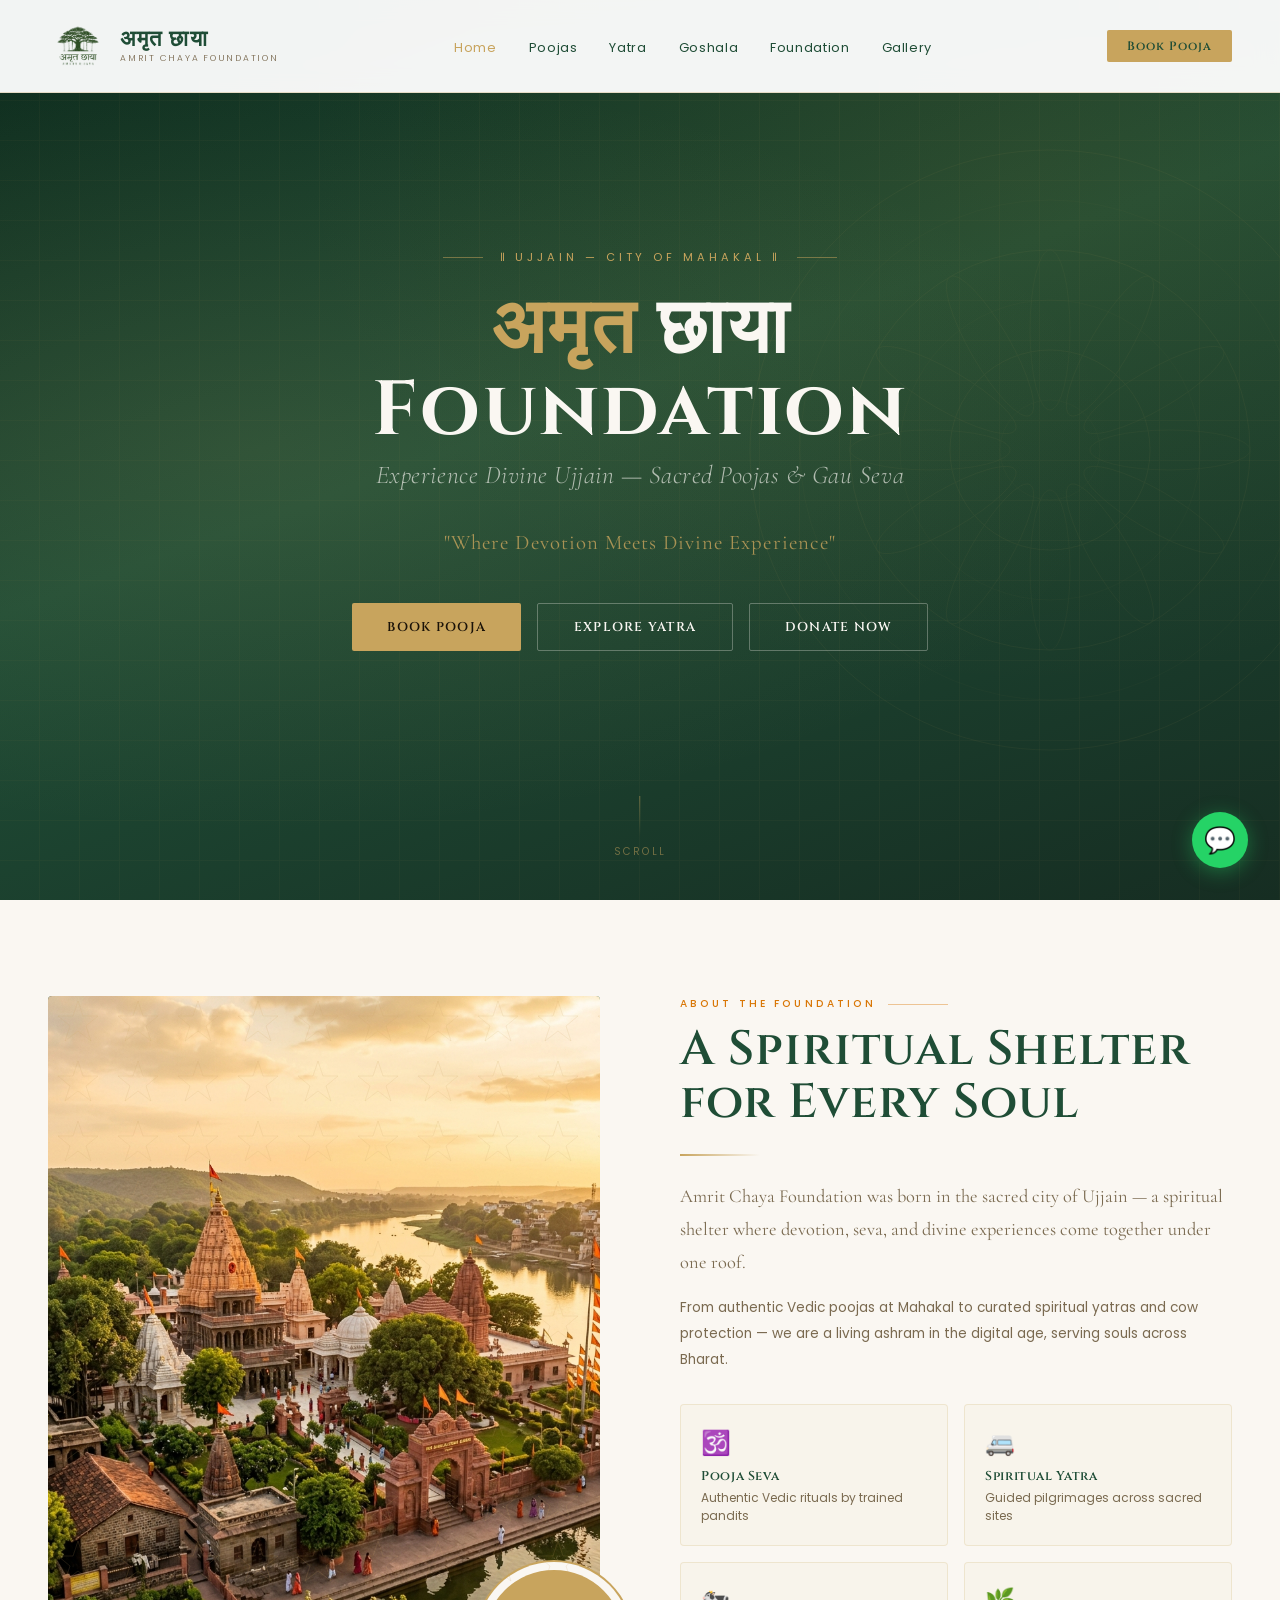
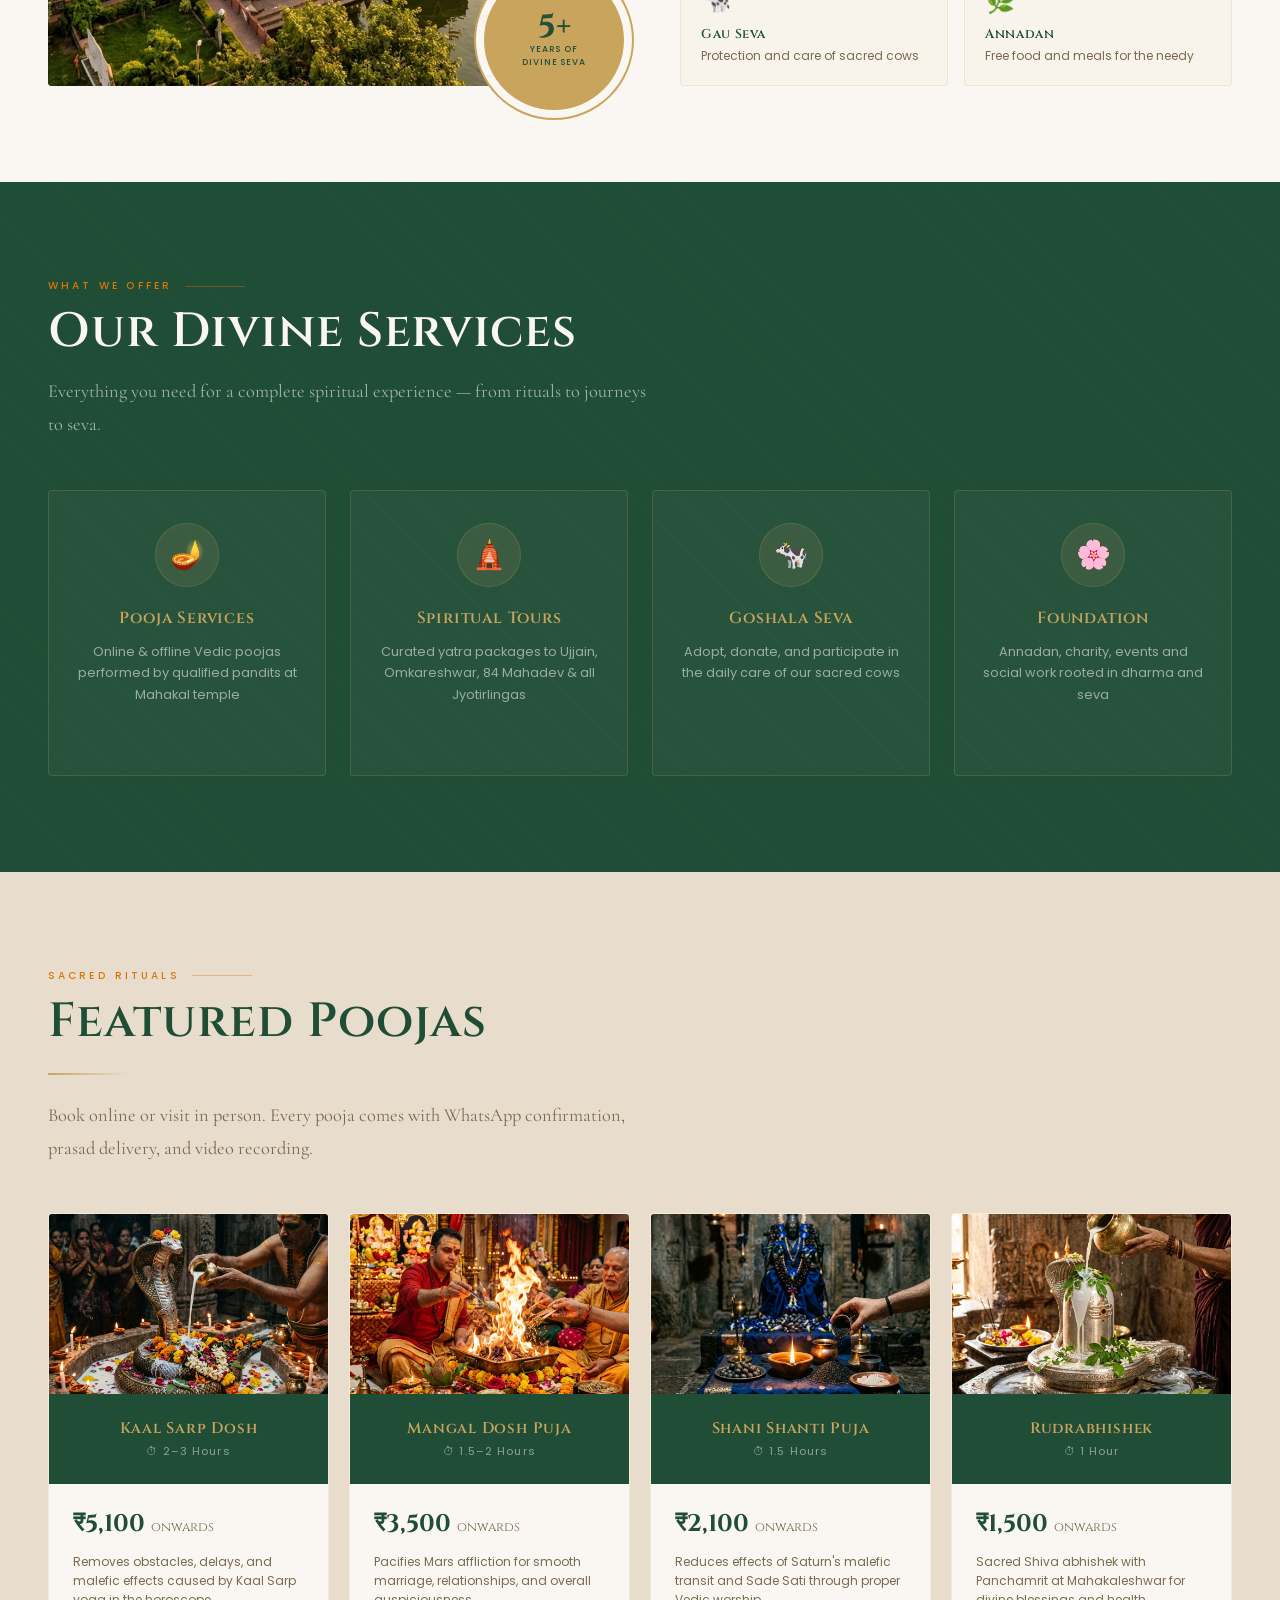
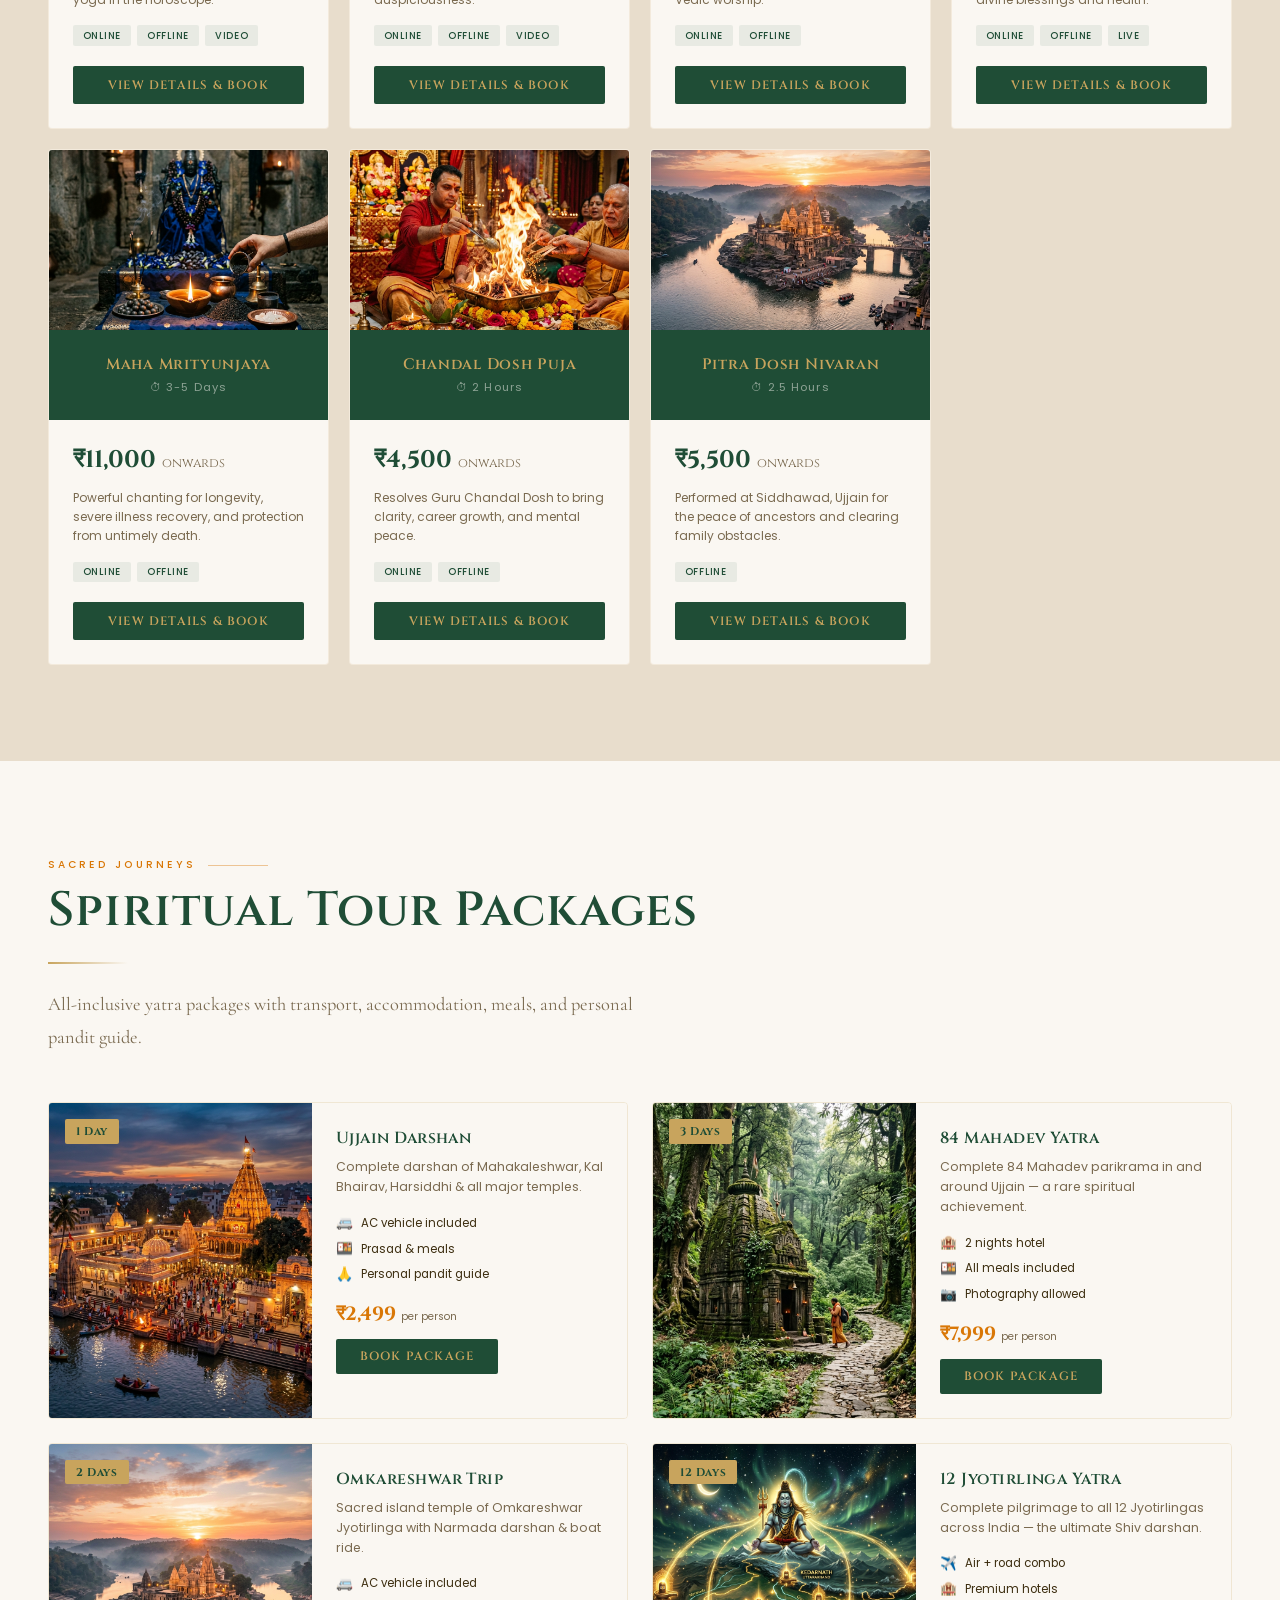
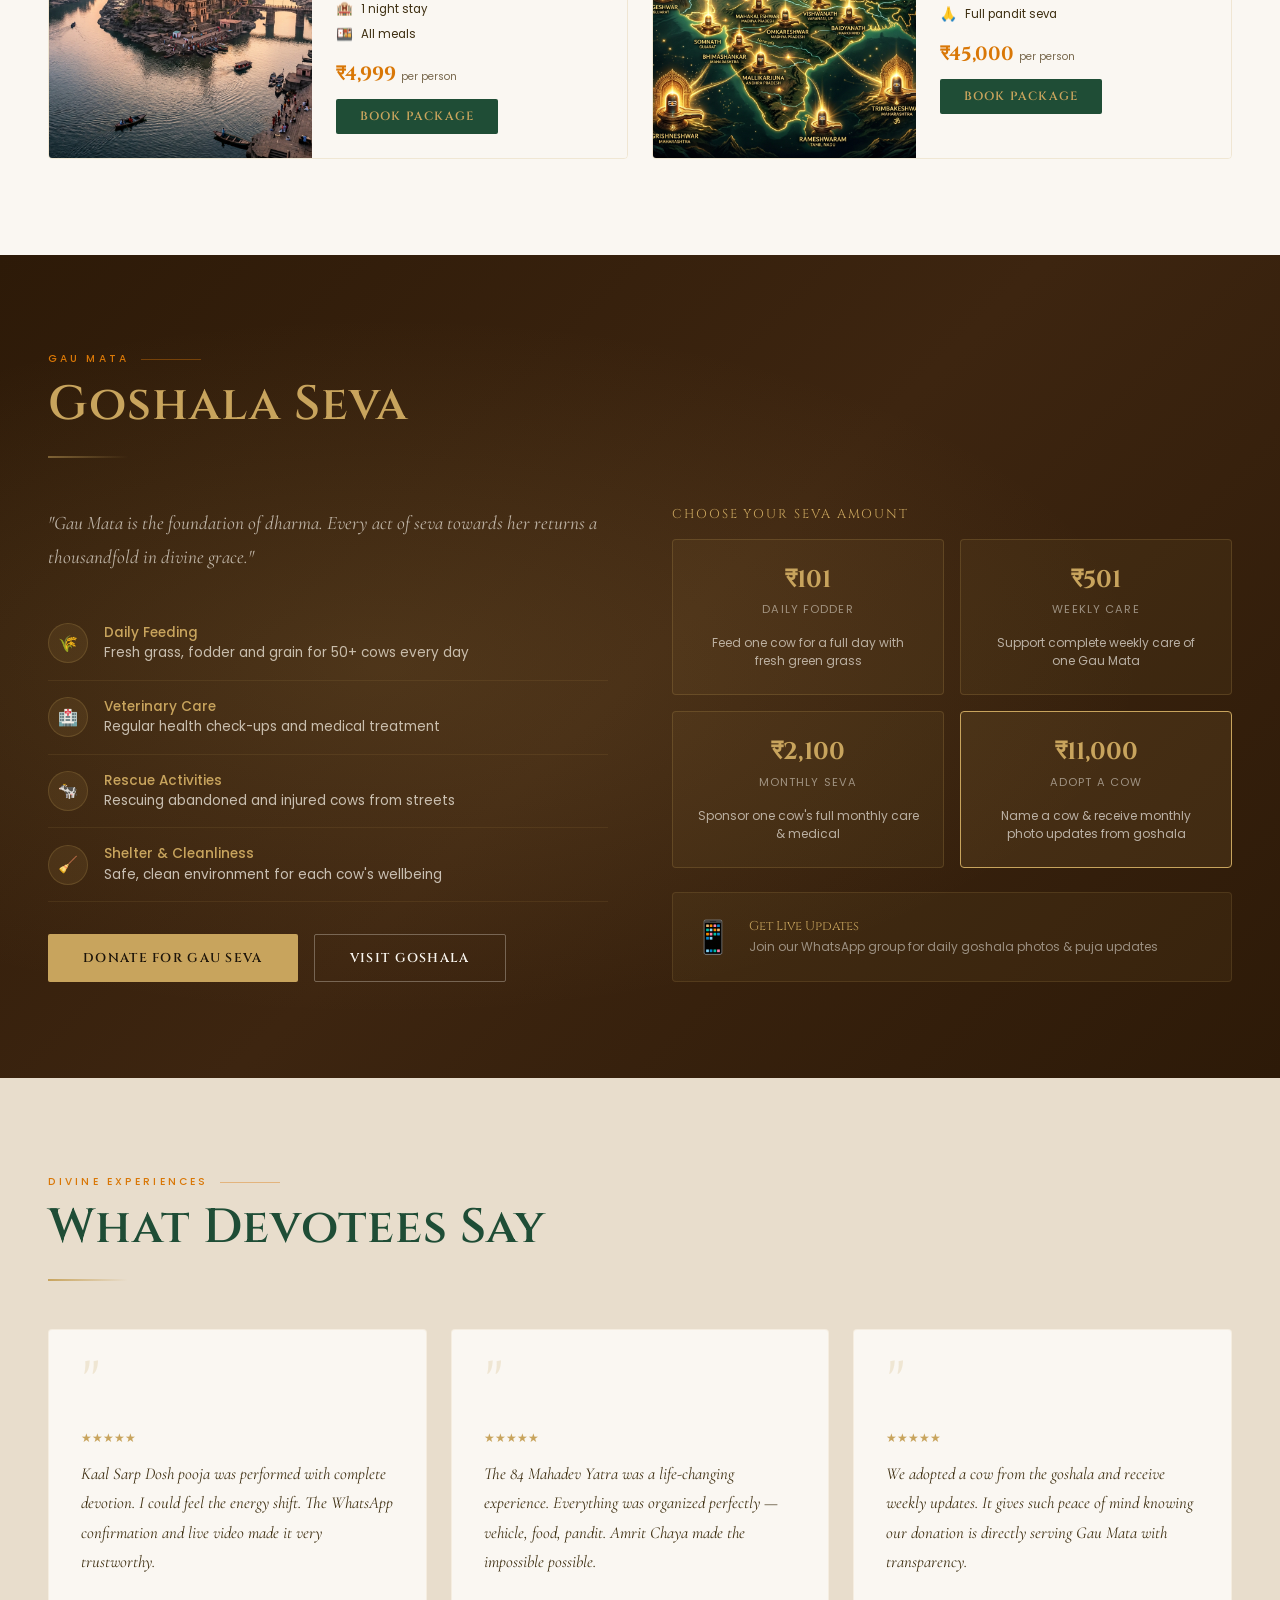
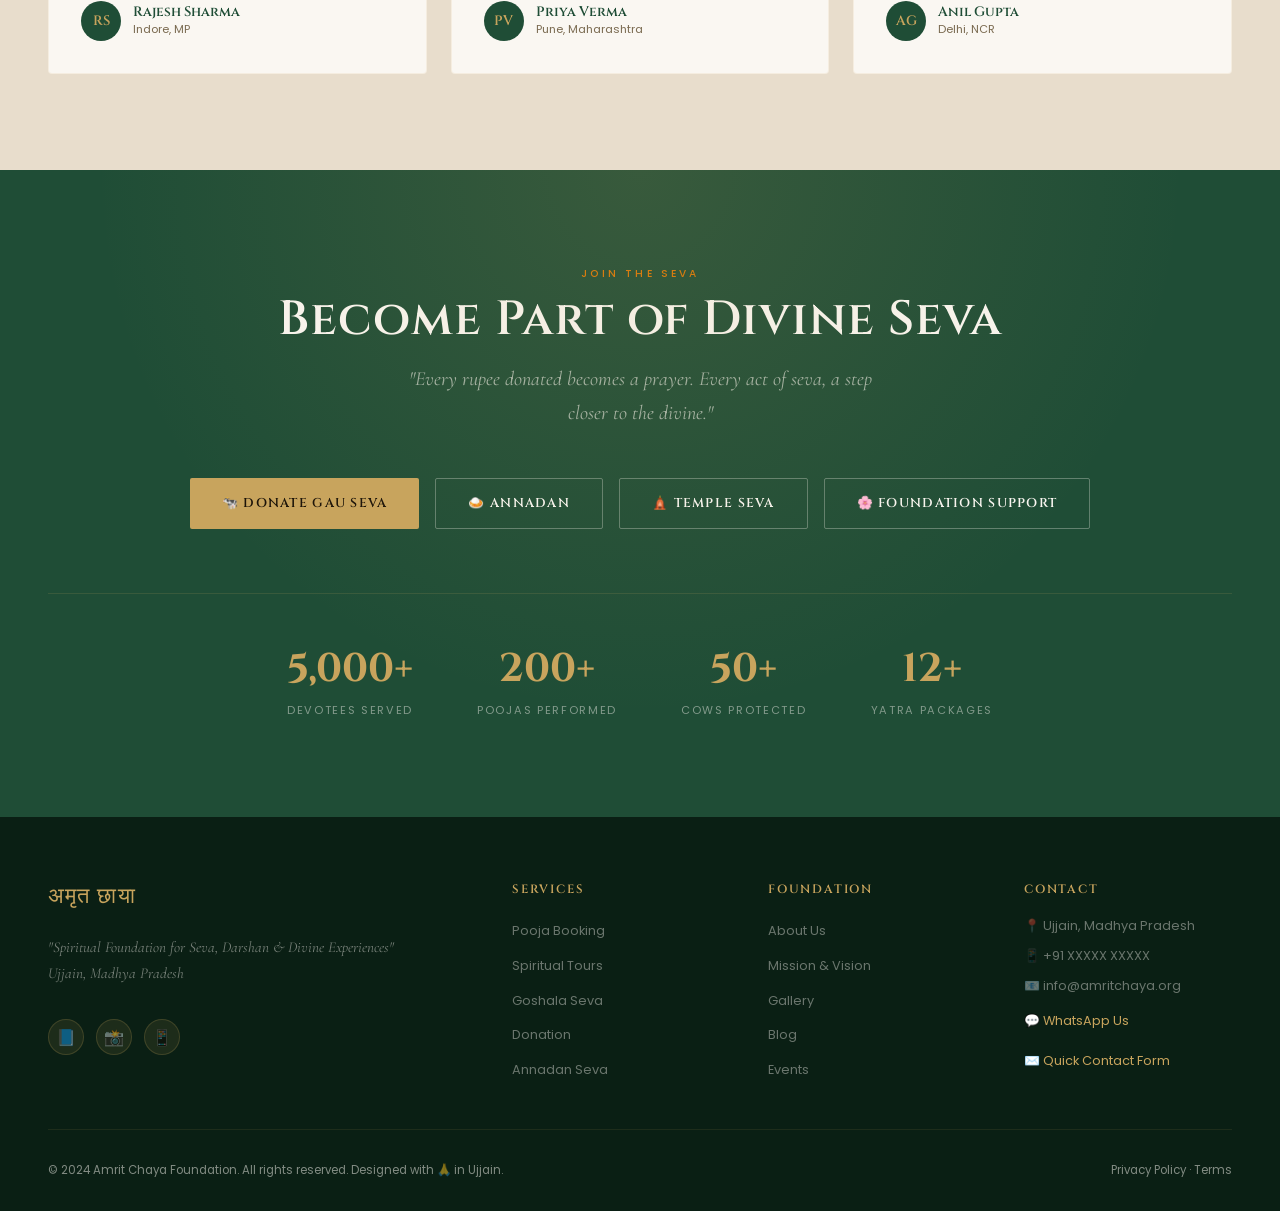
<file: index.html>
<!DOCTYPE html>
<html lang="hi">
<head>
<meta charset="UTF-8">
<meta name="viewport" content="width=device-width, initial-scale=1.0">
<link href="https://fonts.googleapis.com/css2?family=Cinzel:wght@400;600;700&family=Cormorant+Garamond:ital,wght@0,300;0,400;0,600;1,300;1,400&family=Poppins:wght@300;400;500;600&display=swap" rel="stylesheet">
<link rel="stylesheet" href="style.css">
</head>
<body>

<!-- NAV -->
<nav>
  <div class="nav-logo">
    <img src="images/logo.png" class="nav-logo-icon" alt="Amrit Chaya Logo" style="object-fit: contain; border-radius: 50%;">
    <div>
      <div class="nav-logo-text">अमृत छाया</div>
      <span class="nav-logo-sub">Amrit Chaya Foundation</span>
    </div>
  </div>
  <ul class="nav-links">
    <li><a href="index.html" style="color: var(--gold);">Home</a></li>
    <li><a href="pooja.html">Poojas</a></li>
    <li><a href="tours.html">Yatra</a></li>
    <li><a href="goshala.html">Goshala</a></li>
    <li><a href="about.html">Foundation</a></li>
    <li><a href="gallery.html">Gallery</a></li>
  </ul>
  <button class="nav-cta" onclick="window.location.href='pooja.html'">Book Pooja</button>
</nav>

<!-- HERO -->
<section class="hero" style="padding:0;">
  <div class="hero-bg"></div>
  <div class="hero-pattern"></div>
  <svg class="hero-mandala" viewBox="0 0 700 700" xmlns="http://www.w3.org/2000/svg">
    <g transform="translate(350,350)">
      <circle r="300" fill="none" stroke="#C8A45D" stroke-width="1"/>
      <circle r="250" fill="none" stroke="#C8A45D" stroke-width="0.5"/>
      <circle r="200" fill="none" stroke="#C8A45D" stroke-width="1"/>
      <circle r="150" fill="none" stroke="#C8A45D" stroke-width="0.5"/>
      <circle r="100" fill="none" stroke="#C8A45D" stroke-width="1"/>
      <circle r="50" fill="none" stroke="#C8A45D" stroke-width="0.5"/>
      <g id="petal">
        <ellipse rx="20" ry="80" fill="none" stroke="#C8A45D" stroke-width="0.8" transform="translate(0,-120)"/>
      </g>
      <use href="#petal" transform="rotate(30)"/>
      <use href="#petal" transform="rotate(60)"/>
      <use href="#petal" transform="rotate(90)"/>
      <use href="#petal" transform="rotate(120)"/>
      <use href="#petal" transform="rotate(150)"/>
      <use href="#petal" transform="rotate(180)"/>
      <use href="#petal" transform="rotate(210)"/>
      <use href="#petal" transform="rotate(240)"/>
      <use href="#petal" transform="rotate(270)"/>
      <use href="#petal" transform="rotate(300)"/>
      <use href="#petal" transform="rotate(330)"/>
    </g>
  </svg>

  <div class="hero-content">
    <div class="hero-eyebrow">॥ Ujjain — City of Mahakal ॥</div>
    <h1 class="hero-title">
      <span class="hero-title-gold">अमृत</span> छाया<br>Foundation
    </h1>
    <p class="hero-subtitle">Experience Divine Ujjain — Sacred Poojas & Gau Seva</p>
    <p class="hero-tagline">"Where Devotion Meets Divine Experience"</p>
    <div class="hero-btns">
      <button class="btn-primary" onclick="window.location.href='pooja.html'">Book Pooja</button>
      <button class="btn-outline" onclick="window.location.href='tours.html'">Explore Yatra</button>
      <button class="btn-outline" onclick="window.location.href='donate.html'">Donate Now</button>
    </div>
  </div>

  <div class="hero-scroll">
    <div class="scroll-line"></div>
    <span>Scroll</span>
  </div>
</section>

<!-- ABOUT -->
<section class="about-section">
  <div class="section-inner">
    <div class="about-grid">
      <div class="about-visual">
        <div class="about-img-frame">
          <img src="images/about_hero_bg.png" alt="Spiritual Shelter" style="width: 100%; height: 100%; object-fit: cover; position: absolute; inset: 0;">
          <div class="about-img-overlay" style="z-index: 2;"></div>
        </div>
        <div class="about-badge">
          <div class="about-badge-num">5+</div>
          <div class="about-badge-text">Years of<br>Divine Seva</div>
        </div>
      </div>

      <div>
        <div class="section-label">About the Foundation</div>
        <h2 class="section-title">A Spiritual Shelter for Every Soul</h2>
        <div class="gold-divider"></div>
        <p class="section-desc">
          Amrit Chaya Foundation was born in the sacred city of Ujjain — a spiritual shelter where devotion, seva, and divine experiences come together under one roof.
        </p>
        <p style="font-size: 0.85rem; color: var(--text-muted); line-height: 1.9; margin-top: 1rem;">
          From authentic Vedic poojas at Mahakal to curated spiritual yatras and cow protection — we are a living ashram in the digital age, serving souls across Bharat.
        </p>
        <div class="about-pillars">
          <div class="pillar">
            <div class="pillar-icon">🕉️</div>
            <div class="pillar-title">Pooja Seva</div>
            <div class="pillar-text">Authentic Vedic rituals by trained pandits</div>
          </div>
          <div class="pillar">
            <div class="pillar-icon">🚐</div>
            <div class="pillar-title">Spiritual Yatra</div>
            <div class="pillar-text">Guided pilgrimages across sacred sites</div>
          </div>
          <div class="pillar">
            <div class="pillar-icon">🐄</div>
            <div class="pillar-title">Gau Seva</div>
            <div class="pillar-text">Protection and care of sacred cows</div>
          </div>
          <div class="pillar">
            <div class="pillar-icon">🌿</div>
            <div class="pillar-title">Annadan</div>
            <div class="pillar-text">Free food and meals for the needy</div>
          </div>
        </div>
      </div>
    </div>
  </div>
</section>

<!-- SERVICES -->
<section class="services-section">
  <div class="section-inner">
    <div class="section-label">What We Offer</div>
    <h2 class="section-title">Our Divine Services</h2>
    <p class="section-desc">Everything you need for a complete spiritual experience — from rituals to journeys to seva.</p>
    <div class="services-grid">
      <div class="service-card" onclick="window.location.href='pooja.html'">
        <div class="service-icon">🪔</div>
        <div class="service-name">Pooja Services</div>
        <p class="service-desc">Online & offline Vedic poojas performed by qualified pandits at Mahakal temple</p>
        <a href="pooja.html" class="service-link">Explore → </a>
      </div>
      <div class="service-card" onclick="window.location.href='tours.html'">
        <div class="service-icon">🛕</div>
        <div class="service-name">Spiritual Tours</div>
        <p class="service-desc">Curated yatra packages to Ujjain, Omkareshwar, 84 Mahadev & all Jyotirlingas</p>
        <a href="tours.html" class="service-link">Explore → </a>
      </div>
      <div class="service-card" onclick="window.location.href='goshala.html'">
        <div class="service-icon">🐄</div>
        <div class="service-name">Goshala Seva</div>
        <p class="service-desc">Adopt, donate, and participate in the daily care of our sacred cows</p>
        <a href="goshala.html" class="service-link">Explore → </a>
      </div>
      <div class="service-card" onclick="window.location.href='about.html'">
        <div class="service-icon">🌸</div>
        <div class="service-name">Foundation</div>
        <p class="service-desc">Annadan, charity, events and social work rooted in dharma and seva</p>
        <a href="about.html" class="service-link">Explore → </a>
      </div>
    </div>
  </div>
</section>

<!-- POOJAS -->
<section class="poojas-section">
  <div class="section-inner">
    <div class="section-label">Sacred Rituals</div>
    <h2 class="section-title">Featured Poojas</h2>
    <div class="gold-divider"></div>
    <p class="section-desc">Book online or visit in person. Every pooja comes with WhatsApp confirmation, prasad delivery, and video recording.</p>
    <div class="poojas-grid">
      <div class="pooja-card">
        <div class="pooja-img-container"><img src="images/pooja_kaal_sarp.png" class="pooja-img" alt="Kaal Sarp Dosh"></div>
        <div class="pooja-card-header">
          <div class="pooja-name">Kaal Sarp Dosh</div>
          <div class="pooja-duration">⏱ 2–3 Hours</div>
        </div>
        <div class="pooja-card-body">
          <div class="pooja-price">₹5,100 <span>onwards</span></div>
          <p class="pooja-benefit">Removes obstacles, delays, and malefic effects caused by Kaal Sarp yoga in the horoscope.</p>
          <div class="pooja-tags">
            <span class="pooja-tag">Online</span>
            <span class="pooja-tag">Offline</span>
            <span class="pooja-tag">Video</span>
          </div>
          <button class="btn-book" onclick="window.location.href='pooja_details.html?id=kaal_sarp'">View Details & Book</button>
        </div>
      </div>
      <div class="pooja-card">
        <div class="pooja-img-container"><img src="images/pooja_mangal_dosh.png" class="pooja-img" alt="Mangal Dosh"></div>
        <div class="pooja-card-header">
          <div class="pooja-name">Mangal Dosh Puja</div>
          <div class="pooja-duration">⏱ 1.5–2 Hours</div>
        </div>
        <div class="pooja-card-body">
          <div class="pooja-price">₹3,500 <span>onwards</span></div>
          <p class="pooja-benefit">Pacifies Mars affliction for smooth marriage, relationships, and overall auspiciousness.</p>
          <div class="pooja-tags">
            <span class="pooja-tag">Online</span>
            <span class="pooja-tag">Offline</span>
            <span class="pooja-tag">Video</span>
          </div>
          <button class="btn-book" onclick="window.location.href='pooja_details.html?id=mangal_dosh'">View Details & Book</button>
        </div>
      </div>
      <div class="pooja-card">
        <div class="pooja-img-container"><img src="images/pooja_shani_shanti.png" class="pooja-img" alt="Shani Shanti"></div>
        <div class="pooja-card-header">
          <div class="pooja-name">Shani Shanti Puja</div>
          <div class="pooja-duration">⏱ 1.5 Hours</div>
        </div>
        <div class="pooja-card-body">
          <div class="pooja-price">₹2,100 <span>onwards</span></div>
          <p class="pooja-benefit">Reduces effects of Saturn's malefic transit and Sade Sati through proper Vedic worship.</p>
          <div class="pooja-tags">
            <span class="pooja-tag">Online</span>
            <span class="pooja-tag">Offline</span>
          </div>
          <button class="btn-book" onclick="window.location.href='pooja_details.html?id=shani_shanti'">View Details & Book</button>
        </div>
      </div>
      <div class="pooja-card">
        <div class="pooja-img-container"><img src="images/pooja_rudrabhishek.png" class="pooja-img" alt="Rudrabhishek"></div>
        <div class="pooja-card-header">
          <div class="pooja-name">Rudrabhishek</div>
          <div class="pooja-duration">⏱ 1 Hour</div>
        </div>
        <div class="pooja-card-body">
          <div class="pooja-price">₹1,500 <span>onwards</span></div>
          <p class="pooja-benefit">Sacred Shiva abhishek with Panchamrit at Mahakaleshwar for divine blessings and health.</p>
          <div class="pooja-tags">
            <span class="pooja-tag">Online</span>
            <span class="pooja-tag">Offline</span>
            <span class="pooja-tag">Live</span>
          </div>
          <button class="btn-book" onclick="window.location.href='pooja_details.html?id=rudrabhishek'">View Details & Book</button>
        </div>
      </div>

      <div class="pooja-card">
        <div class="pooja-img-container">
          <img src="images/pooja_shani_shanti.png" class="pooja-img" alt="Maha Mrityunjaya">
        </div>
        <div class="pooja-card-header">
          <div class="pooja-name">Maha Mrityunjaya</div>
          <div class="pooja-duration">⏱ 3-5 Days</div>
        </div>
        <div class="pooja-card-body">
          <div class="pooja-price">₹11,000 <span>onwards</span></div>
          <p class="pooja-benefit">Powerful chanting for longevity, severe illness recovery, and protection from untimely death.</p>
          <div class="pooja-tags">
            <span class="pooja-tag">Online</span>
            <span class="pooja-tag">Offline</span>
          </div>
          <button class="btn-book" onclick="window.location.href='pooja_details.html?id=maha_mrityunjaya'">View Details & Book</button>
        </div>
      </div>
      <div class="pooja-card">
        <div class="pooja-img-container">
          <img src="images/pooja_mangal_dosh.png" class="pooja-img" alt="Chandal Dosh Puja">
        </div>
        <div class="pooja-card-header">
          <div class="pooja-name">Chandal Dosh Puja</div>
          <div class="pooja-duration">⏱ 2 Hours</div>
        </div>
        <div class="pooja-card-body">
          <div class="pooja-price">₹4,500 <span>onwards</span></div>
          <p class="pooja-benefit">Resolves Guru Chandal Dosh to bring clarity, career growth, and mental peace.</p>
          <div class="pooja-tags">
            <span class="pooja-tag">Online</span>
            <span class="pooja-tag">Offline</span>
          </div>
          <button class="btn-book" onclick="window.location.href='pooja_details.html?id=chandal_dosh'">View Details & Book</button>
        </div>
      </div>
      <div class="pooja-card">
        <div class="pooja-img-container">
          <img src="images/tour_omkareshwar.png" class="pooja-img" alt="Pitra Dosh Nivaran">
        </div>
        <div class="pooja-card-header">
          <div class="pooja-name">Pitra Dosh Nivaran</div>
          <div class="pooja-duration">⏱ 2.5 Hours</div>
        </div>
        <div class="pooja-card-body">
          <div class="pooja-price">₹5,500 <span>onwards</span></div>
          <p class="pooja-benefit">Performed at Siddhawad, Ujjain for the peace of ancestors and clearing family obstacles.</p>
          <div class="pooja-tags">
            <span class="pooja-tag">Offline</span>
          </div>
          <button class="btn-book" onclick="window.location.href='pooja_details.html?id=pitra_dosh'">View Details & Book</button>
        </div>
      </div>
    </div>
  </div>
</section>

<!-- TOURS --><!-- TOURS -->
<section class="tours-section">
  <div class="section-inner">
    <div class="section-label">Sacred Journeys</div>
    <h2 class="section-title">Spiritual Tour Packages</h2>
    <div class="gold-divider"></div>
    <p class="section-desc">All-inclusive yatra packages with transport, accommodation, meals, and personal pandit guide.</p>
    <div class="tours-grid">
      <div class="tour-card">
        <div class="tour-img" style="background: url('images/tour_ujjain.png') center/cover;">
          <span class="tour-days-badge">1 Day</span>
          </div>
        <div class="tour-info">
          <div class="tour-name">Ujjain Darshan</div>
          <p class="tour-desc">Complete darshan of Mahakaleshwar, Kal Bhairav, Harsiddhi & all major temples.</p>
          <div class="tour-meta">
            <div class="tour-meta-item"><span class="tour-meta-icon">🚐</span> AC vehicle included</div>
            <div class="tour-meta-item"><span class="tour-meta-icon">🍱</span> Prasad & meals</div>
            <div class="tour-meta-item"><span class="tour-meta-icon">🙏</span> Personal pandit guide</div>
          </div>
          <div class="tour-price">₹2,499 <small>per person</small></div>
          <button class="btn-book" style="width:auto; padding: 0.6rem 1.5rem;" onclick="window.location.href='tours.html'">Book Package</button>
        </div>
      </div>
      <div class="tour-card">
        <div class="tour-img" style="background: url('images/tour_84_mahadev.png') center/cover;">
          <span class="tour-days-badge">3 Days</span>
          </div>
        <div class="tour-info">
          <div class="tour-name">84 Mahadev Yatra</div>
          <p class="tour-desc">Complete 84 Mahadev parikrama in and around Ujjain — a rare spiritual achievement.</p>
          <div class="tour-meta">
            <div class="tour-meta-item"><span class="tour-meta-icon">🏨</span> 2 nights hotel</div>
            <div class="tour-meta-item"><span class="tour-meta-icon">🍱</span> All meals included</div>
            <div class="tour-meta-item"><span class="tour-meta-icon">📷</span> Photography allowed</div>
          </div>
          <div class="tour-price">₹7,999 <small>per person</small></div>
          <button class="btn-book" style="width:auto; padding: 0.6rem 1.5rem;" onclick="window.location.href='tours.html'">Book Package</button>
        </div>
      </div>
      <div class="tour-card">
        <div class="tour-img" style="background: url('images/tour_omkareshwar.png') center/cover;">
          <span class="tour-days-badge">2 Days</span>
          </div>
        <div class="tour-info">
          <div class="tour-name">Omkareshwar Trip</div>
          <p class="tour-desc">Sacred island temple of Omkareshwar Jyotirlinga with Narmada darshan & boat ride.</p>
          <div class="tour-meta">
            <div class="tour-meta-item"><span class="tour-meta-icon">🚐</span> AC vehicle included</div>
            <div class="tour-meta-item"><span class="tour-meta-icon">🏨</span> 1 night stay</div>
            <div class="tour-meta-item"><span class="tour-meta-icon">🍱</span> All meals</div>
          </div>
          <div class="tour-price">₹4,999 <small>per person</small></div>
          <button class="btn-book" style="width:auto; padding: 0.6rem 1.5rem;" onclick="window.location.href='tours.html'">Book Package</button>
        </div>
      </div>
      <div class="tour-card">
        <div class="tour-img" style="background: url('images/tour_12_jyotirlinga.png') center/cover;">
          <span class="tour-days-badge">12 Days</span>
          </div>
        <div class="tour-info">
          <div class="tour-name">12 Jyotirlinga Yatra</div>
          <p class="tour-desc">Complete pilgrimage to all 12 Jyotirlingas across India — the ultimate Shiv darshan.</p>
          <div class="tour-meta">
            <div class="tour-meta-item"><span class="tour-meta-icon">✈️</span> Air + road combo</div>
            <div class="tour-meta-item"><span class="tour-meta-icon">🏨</span> Premium hotels</div>
            <div class="tour-meta-item"><span class="tour-meta-icon">🙏</span> Full pandit seva</div>
          </div>
          <div class="tour-price">₹45,000 <small>per person</small></div>
          <button class="btn-book" style="width:auto; padding: 0.6rem 1.5rem;" onclick="window.location.href='tours.html'">Book Package</button>
        </div>
      </div>
    </div>
  </div>
</section>

<!-- GOSHALA -->
<section class="goshala-section">
  <div class="section-inner">
    <div class="section-label">Gau Mata</div>
    <h2 class="section-title" style="color: var(--gold);">Goshala Seva</h2>
    <div class="gold-divider" style="background: linear-gradient(to right, rgba(200,164,93,0.5), transparent);"></div>
    <div class="goshala-content">
      <div>
        <p style="font-family: 'Cormorant Garamond', serif; font-size: 1.2rem; font-style: italic; color: rgba(250,247,242,0.7); line-height: 1.8; margin-bottom: 2rem;">
          "Gau Mata is the foundation of dharma. Every act of seva towards her returns a thousandfold in divine grace."
        </p>
        <ul class="goshala-seva-list">
          <li class="goshala-seva-item">
            <div class="seva-icon">🌾</div>
            <div class="seva-text"><strong>Daily Feeding</strong>Fresh grass, fodder and grain for 50+ cows every day</div>
          </li>
          <li class="goshala-seva-item">
            <div class="seva-icon">🏥</div>
            <div class="seva-text"><strong>Veterinary Care</strong>Regular health check-ups and medical treatment</div>
          </li>
          <li class="goshala-seva-item">
            <div class="seva-icon">🐄</div>
            <div class="seva-text"><strong>Rescue Activities</strong>Rescuing abandoned and injured cows from streets</div>
          </li>
          <li class="goshala-seva-item">
            <div class="seva-icon">🧹</div>
            <div class="seva-text"><strong>Shelter & Cleanliness</strong>Safe, clean environment for each cow's wellbeing</div>
          </li>
        </ul>
        <div style="display: flex; gap: 1rem; flex-wrap: wrap;">
          <button class="btn-primary" onclick="window.location.href='donate.html'">Donate for Gau Seva</button>
          <button class="btn-outline" onclick="window.location.href='goshala.html'">Visit Goshala</button>
        </div>
      </div>
      <div>
        <div style="margin-bottom: 1.5rem;">
          <div style="font-family: 'Cinzel', serif; font-size: 0.8rem; color: var(--gold); letter-spacing: 0.15em; text-transform: uppercase; margin-bottom: 1rem;">Choose Your Seva Amount</div>
          <div class="goshala-donate-cards">
            <div class="donate-card" onclick="window.location.href='goshala.html'">
              <div class="donate-amount">₹101</div>
              <div class="donate-label">Daily Fodder</div>
              <div class="donate-impact">Feed one cow for a full day with fresh green grass</div>
            </div>
            <div class="donate-card" onclick="window.location.href='goshala.html'">
              <div class="donate-amount">₹501</div>
              <div class="donate-label">Weekly Care</div>
              <div class="donate-impact">Support complete weekly care of one Gau Mata</div>
            </div>
            <div class="donate-card" onclick="window.location.href='goshala.html'">
              <div class="donate-amount">₹2,100</div>
              <div class="donate-label">Monthly Seva</div>
              <div class="donate-impact">Sponsor one cow's full monthly care & medical</div>
            </div>
            <div class="donate-card" style="border-color: var(--gold); background: rgba(200,164,93,0.1);" onclick="window.location.href='goshala.html'">
              <div class="donate-amount">₹11,000</div>
              <div class="donate-label">Adopt a Cow</div>
              <div class="donate-impact">Name a cow & receive monthly photo updates from goshala</div>
            </div>
          </div>
        </div>
        <div style="background: rgba(200,164,93,0.06); border: 1px solid rgba(200,164,93,0.15); border-radius: 4px; padding: 1.25rem; display: flex; align-items: center; gap: 1rem;">
          <div style="font-size: 2rem;">📱</div>
          <div>
            <div style="font-family: 'Cinzel', serif; font-size: 0.8rem; color: var(--gold); margin-bottom: 0.2rem;">Get Live Updates</div>
            <div style="font-size: 0.75rem; color: rgba(250,247,242,0.5);">Join our WhatsApp group for daily goshala photos & puja updates</div>
          </div>
        </div>
      </div>
    </div>
  </div>
</section>

<!-- TESTIMONIALS -->
<section class="testimonials-section">
  <div class="section-inner">
    <div class="section-label">Divine Experiences</div>
    <h2 class="section-title">What Devotees Say</h2>
    <div class="gold-divider"></div>
    <div class="testimonials-grid">
      <div class="testimonial-card">
        <div class="testimonial-quote-mark">"</div>
        <div class="testimonial-stars">★★★★★</div>
        <p class="testimonial-text">Kaal Sarp Dosh pooja was performed with complete devotion. I could feel the energy shift. The WhatsApp confirmation and live video made it very trustworthy.</p>
        <div class="testimonial-author">
          <div class="author-avatar">RS</div>
          <div>
            <div class="author-name">Rajesh Sharma</div>
            <div class="author-city">Indore, MP</div>
          </div>
        </div>
      </div>
      <div class="testimonial-card">
        <div class="testimonial-quote-mark">"</div>
        <div class="testimonial-stars">★★★★★</div>
        <p class="testimonial-text">The 84 Mahadev Yatra was a life-changing experience. Everything was organized perfectly — vehicle, food, pandit. Amrit Chaya made the impossible possible.</p>
        <div class="testimonial-author">
          <div class="author-avatar">PV</div>
          <div>
            <div class="author-name">Priya Verma</div>
            <div class="author-city">Pune, Maharashtra</div>
          </div>
        </div>
      </div>
      <div class="testimonial-card">
        <div class="testimonial-quote-mark">"</div>
        <div class="testimonial-stars">★★★★★</div>
        <p class="testimonial-text">We adopted a cow from the goshala and receive weekly updates. It gives such peace of mind knowing our donation is directly serving Gau Mata with transparency.</p>
        <div class="testimonial-author">
          <div class="author-avatar">AG</div>
          <div>
            <div class="author-name">Anil Gupta</div>
            <div class="author-city">Delhi, NCR</div>
          </div>
        </div>
      </div>
    </div>
  </div>
</section>

<!-- DONATION CTA -->
<section class="donation-section">
  <div class="section-inner">
    <div class="section-label">Join the Seva</div>
    <h2 class="section-title">Become Part of Divine Seva</h2>
    <p class="donation-desc">"Every rupee donated becomes a prayer. Every act of seva, a step closer to the divine."</p>
    <div class="donation-btns">
      <button class="btn-donate btn-donate-primary" onclick="window.location.href='donate.html'">🐄 Donate Gau Seva</button>
      <button class="btn-donate btn-donate-outline" onclick="window.location.href='donate.html'">🍛 Annadan</button>
      <button class="btn-donate btn-donate-outline" onclick="window.location.href='donate.html'">🛕 Temple Seva</button>
      <button class="btn-donate btn-donate-outline" onclick="window.location.href='donate.html'">🌸 Foundation Support</button>
    </div>
    <div class="donation-stats">
      <div class="stat"><span class="stat-num">5,000+</span><span class="stat-label">Devotees Served</span></div>
      <div class="stat"><span class="stat-num">200+</span><span class="stat-label">Poojas Performed</span></div>
      <div class="stat"><span class="stat-num">50+</span><span class="stat-label">Cows Protected</span></div>
      <div class="stat"><span class="stat-num">12+</span><span class="stat-label">Yatra Packages</span></div>
    </div>
  </div>
</section>

<!-- FOOTER -->
<footer>
  <div class="footer-inner">
    <div class="footer-top">
      <div class="footer-brand">
        <div style="font-family: 'Cinzel', serif; font-size: 1.4rem; color: var(--gold); letter-spacing: 0.05em; margin-bottom: 0.5rem;">अमृत छाया</div>
        <p class="footer-tagline">"Spiritual Foundation for Seva, Darshan & Divine Experiences"<br>Ujjain, Madhya Pradesh</p>
        <div style="display: flex; gap: 0.75rem; margin-top: 1rem;">
          <div style="width: 36px; height: 36px; background: rgba(200,164,93,0.1); border: 1px solid rgba(200,164,93,0.2); border-radius: 50%; display: flex; align-items: center; justify-content: center; cursor: pointer; font-size: 1rem;">📘</div>
          <div style="width: 36px; height: 36px; background: rgba(200,164,93,0.1); border: 1px solid rgba(200,164,93,0.2); border-radius: 50%; display: flex; align-items: center; justify-content: center; cursor: pointer; font-size: 1rem;">📸</div>
          <div style="width: 36px; height: 36px; background: rgba(200,164,93,0.1); border: 1px solid rgba(200,164,93,0.2); border-radius: 50%; display: flex; align-items: center; justify-content: center; cursor: pointer; font-size: 1rem;">📱</div>
        </div>
      </div>
      <div>
        <div class="footer-heading">Services</div>
        <ul class="footer-links">
          <li><a href="pooja.html">Pooja Booking</a></li>
          <li><a href="tours.html">Spiritual Tours</a></li>
          <li><a href="goshala.html">Goshala Seva</a></li>
          <li><a href="donate.html">Donation</a></li>
          <li><a href="donate.html">Annadan Seva</a></li>
        </ul>
      </div>
      <div>
        <div class="footer-heading">Foundation</div>
        <ul class="footer-links">
          <li><a href="about.html">About Us</a></li>
          <li><a href="about.html">Mission & Vision</a></li>
          <li><a href="gallery.html">Gallery</a></li>
          <li><a href="blogs.html">Blog</a></li>
          <li><a href="about.html">Events</a></li>
        </ul>
      </div>
      <div>
        <div class="footer-heading">Contact</div>
        <ul class="footer-links" style="gap: 0.75rem;">
          <li style="font-size: 0.8rem; color: rgba(250,247,242,0.4);">📍 Ujjain, Madhya Pradesh</li>
          <li style="font-size: 0.8rem; color: rgba(250,247,242,0.4);">📱 +91 XXXXX XXXXX</li>
          <li style="font-size: 0.8rem; color: rgba(250,247,242,0.4);">📧 info@amritchaya.org</li>
          <li><a href="#" style="color: var(--gold); font-size: 0.8rem;">💬 WhatsApp Us</a></li>
          <li><a href="javascript:void(0)" onclick="openContactModal()" style="color: var(--gold); font-size: 0.8rem; margin-top: 0.5rem; display: inline-block;">✉️ Quick Contact Form</a></li>
        </ul>
      </div>
    </div>
    <div class="footer-bottom">
      <span class="footer-copy">© 2024 Amrit Chaya Foundation. All rights reserved. Designed with 🙏 in Ujjain.</span>
      <span style="font-size: 0.72rem;">Privacy Policy · Terms</span>
    </div>
  </div>
</footer>

<!-- WhatsApp FAB -->
<button class="whatsapp-fab" title="WhatsApp">💬</button>


<!-- Contact Modal -->
<div id="contactModal" class="contact-modal">
  <div class="contact-modal-content">
    <button class="close-modal-btn" onclick="closeContactModal()">×</button>
    <div style="text-align: center; margin-bottom: 2rem;">
      <h3 style="font-family: 'Cinzel', serif; color: var(--forest); font-size: 1.5rem;">Quick Contact</h3>
      <p style="font-size: 0.8rem; color: var(--text-muted); margin-top: 0.5rem;">Drop us a message and our team will respond shortly.</p>
    </div>
    <form onsubmit="event.preventDefault(); alert('Message sent successfully! We will get back to you soon.'); closeContactModal();">
      <div class="contact-form-group">
        <label>Full Name</label>
        <input type="text" placeholder="Enter your name" required>
      </div>
      <div class="contact-form-group">
        <label>Phone Number</label>
        <input type="tel" placeholder="+91 XXXXX XXXXX" required>
      </div>
      <div class="contact-form-group">
        <label>Your Message</label>
        <textarea placeholder="How can we help you?" required></textarea>
      </div>
      <button type="submit" class="btn-primary" style="width: 100%; margin-top: 1rem; padding: 1rem;">Send Message</button>
    </form>
  </div>
</div>

<script>
  function openContactModal() {
    document.getElementById('contactModal').style.display = 'flex';
  }
  function closeContactModal() {
    document.getElementById('contactModal').style.display = 'none';
  }
  // Close on outside click
  window.addEventListener('click', function(e) {
    const modal = document.getElementById('contactModal');
    if (e.target == modal) {
      closeContactModal();
    }
  });
</script>
</body>
</html>
</file>
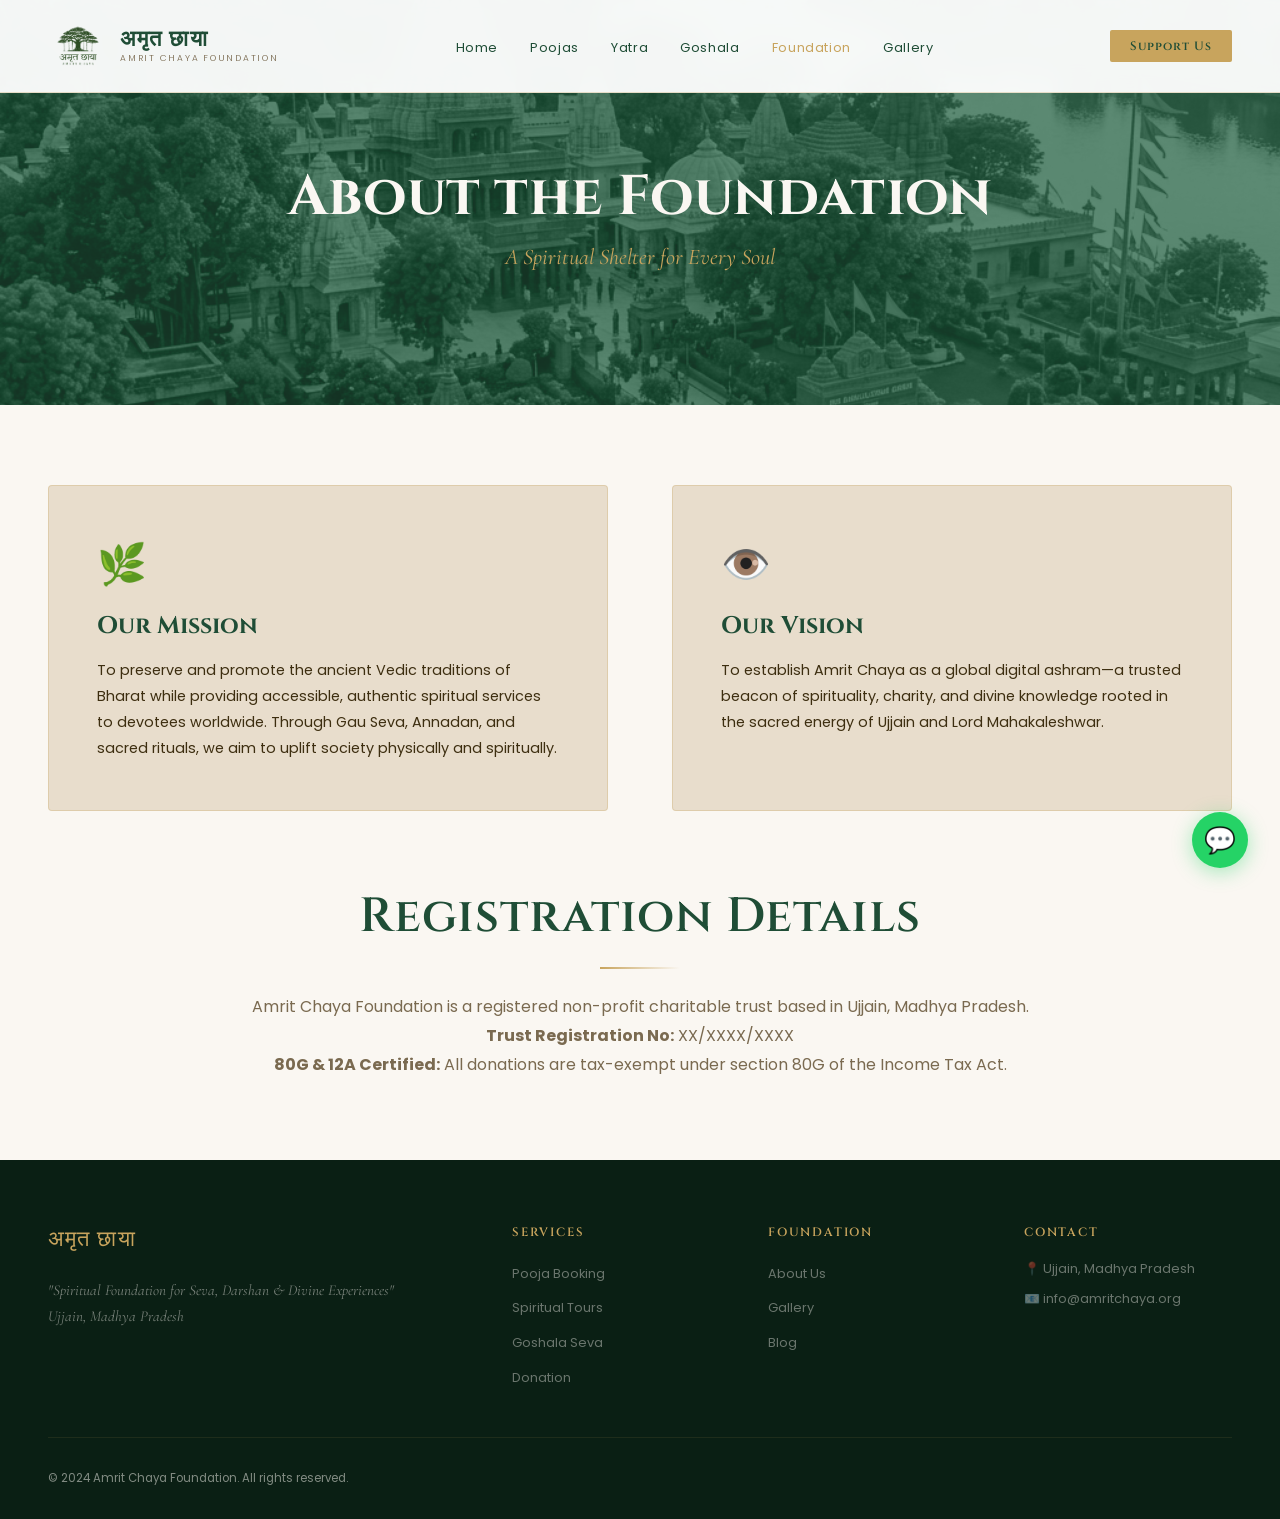
<file: about.html>
<!DOCTYPE html>
<html lang="hi">
<head>
<meta charset="UTF-8">
<meta name="viewport" content="width=device-width, initial-scale=1.0">
<title>About Foundation - Amrit Chaya Foundation</title>
<link href="https://fonts.googleapis.com/css2?family=Cinzel:wght@400;600;700&family=Cormorant+Garamond:ital,wght@0,300;0,400;0,600;1,300;1,400&family=Poppins:wght@300;400;500;600&display=swap" rel="stylesheet">
<link rel="stylesheet" href="style.css">
<style>
  .page-hero {
    padding-top: 120px;
    min-height: 45vh;
    display: flex; align-items: center; justify-content: center;
    text-align: center; background: var(--forest); color: var(--ivory);
    position: relative; overflow: hidden;
  }
  .page-hero-title { font-family: 'Cinzel', serif; font-size: clamp(2rem, 5vw, 3.5rem); margin-bottom: 0.5rem; position: relative; z-index: 2; color: var(--ivory); }
  .page-hero-subtitle { font-family: 'Cormorant Garamond', serif; font-size: clamp(1rem, 2vw, 1.4rem); font-style: italic; color: var(--gold); position: relative; z-index: 2; }
  .hero-img-bg { position: absolute; inset: 0; object-fit: cover; width: 100%; height: 100%; opacity: 0.35; mix-blend-mode: luminosity; }
  
  .about-content-section {
    padding: 5rem 3rem; background: var(--ivory);
  }
  .mission-vision-grid {
    display: grid; grid-template-columns: 1fr 1fr; gap: 4rem; max-width: 1200px; margin: 0 auto;
  }
  .mv-box {
    background: var(--beige); padding: 3rem; border-radius: 4px; border: 1px solid rgba(200,164,93,0.3);
  }
  .mv-icon { font-size: 2.5rem; margin-bottom: 1rem; color: var(--gold); }
  .mv-title { font-family: 'Cinzel', serif; font-size: 1.5rem; color: var(--forest); margin-bottom: 1rem; }
  .mv-text { font-size: 0.9rem; color: var(--text-mid); line-height: 1.8; }
</style>
</head>
<body>

<nav>
  <div class="nav-logo">
    <img src="images/logo.png" class="nav-logo-icon" alt="Amrit Chaya Logo" style="object-fit: contain; border-radius: 50%;">
    <div>
      <div class="nav-logo-text">अमृत छाया</div>
      <span class="nav-logo-sub">Amrit Chaya Foundation</span>
    </div>
  </div>
  <ul class="nav-links">
    <li><a href="index.html">Home</a></li>
    <li><a href="pooja.html">Poojas</a></li>
    <li><a href="tours.html">Yatra</a></li>
    <li><a href="goshala.html">Goshala</a></li>
    <li><a href="about.html" style="color: var(--gold);">Foundation</a></li>
    <li><a href="gallery.html">Gallery</a></li>
  </ul>
  <button class="nav-cta" onclick="window.location.href='donate.html'">Support Us</button>
</nav>

<section class="page-hero">
  <img src="images/about_hero_bg.png" class="hero-img-bg" alt="About Foundation">
  <div>
    <h1 class="page-hero-title">About the Foundation</h1>
    <p class="page-hero-subtitle">A Spiritual Shelter for Every Soul</p>
  </div>
</section>

<section class="about-content-section">
  <div class="mission-vision-grid">
    <div class="mv-box">
      <div class="mv-icon">🌿</div>
      <h3 class="mv-title">Our Mission</h3>
      <p class="mv-text">To preserve and promote the ancient Vedic traditions of Bharat while providing accessible, authentic spiritual services to devotees worldwide. Through Gau Seva, Annadan, and sacred rituals, we aim to uplift society physically and spiritually.</p>
    </div>
    <div class="mv-box">
      <div class="mv-icon">👁️</div>
      <h3 class="mv-title">Our Vision</h3>
      <p class="mv-text">To establish Amrit Chaya as a global digital ashram—a trusted beacon of spirituality, charity, and divine knowledge rooted in the sacred energy of Ujjain and Lord Mahakaleshwar.</p>
    </div>
  </div>
  
  <div style="max-width: 800px; margin: 5rem auto 0; text-align: center;">
    <h2 class="section-title">Registration Details</h2>
    <div class="gold-divider" style="margin: 1.5rem auto;"></div>
    <p style="color: var(--text-muted); line-height: 1.8;">
      Amrit Chaya Foundation is a registered non-profit charitable trust based in Ujjain, Madhya Pradesh.<br>
      <strong>Trust Registration No:</strong> XX/XXXX/XXXX<br>
      <strong>80G & 12A Certified:</strong> All donations are tax-exempt under section 80G of the Income Tax Act.
    </p>
  </div>
</section>

<footer>
  <div class="footer-inner">
    <div class="footer-top">
      <div class="footer-brand">
        <div style="font-family: 'Cinzel', serif; font-size: 1.4rem; color: var(--gold); letter-spacing: 0.05em; margin-bottom: 0.5rem;">अमृत छाया</div>
        <p class="footer-tagline">"Spiritual Foundation for Seva, Darshan & Divine Experiences"<br>Ujjain, Madhya Pradesh</p>
      </div>
      <div>
        <div class="footer-heading">Services</div>
        <ul class="footer-links">
          <li><a href="pooja.html">Pooja Booking</a></li>
          <li><a href="tours.html">Spiritual Tours</a></li>
          <li><a href="goshala.html">Goshala Seva</a></li>
          <li><a href="donate.html">Donation</a></li>
        </ul>
      </div>
      <div>
        <div class="footer-heading">Foundation</div>
        <ul class="footer-links">
          <li><a href="about.html">About Us</a></li>
          <li><a href="gallery.html">Gallery</a></li>
          <li><a href="blogs.html">Blog</a></li>
        </ul>
      </div>
      <div>
        <div class="footer-heading">Contact</div>
        <ul class="footer-links" style="gap: 0.75rem;">
          <li style="font-size: 0.8rem; color: rgba(250,247,242,0.4);">📍 Ujjain, Madhya Pradesh</li>
          <li style="font-size: 0.8rem; color: rgba(250,247,242,0.4);">📧 info@amritchaya.org</li>
        </ul>
      </div>
    </div>
    <div class="footer-bottom">
      <span class="footer-copy">© 2024 Amrit Chaya Foundation. All rights reserved.</span>
    </div>
  </div>
</footer>

<button class="whatsapp-fab" title="WhatsApp">💬</button>
</body>
</html>
</file>
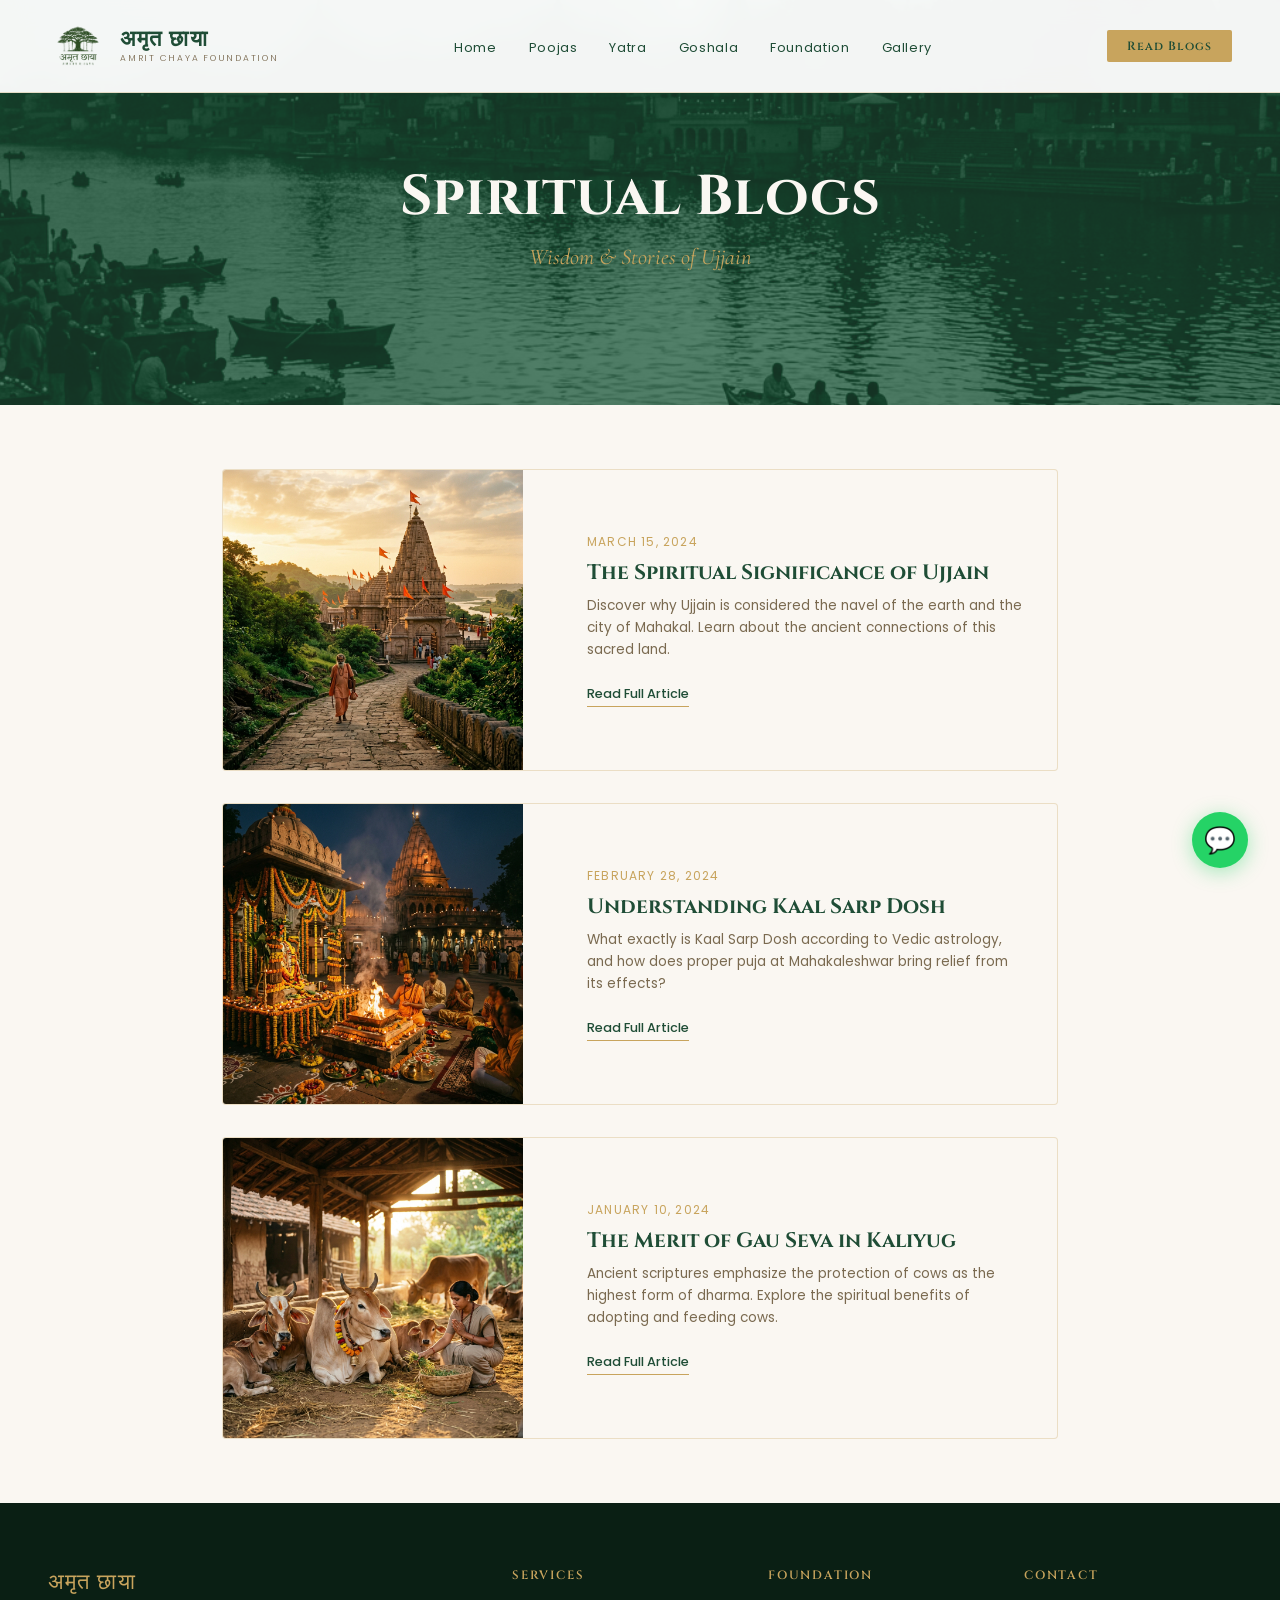
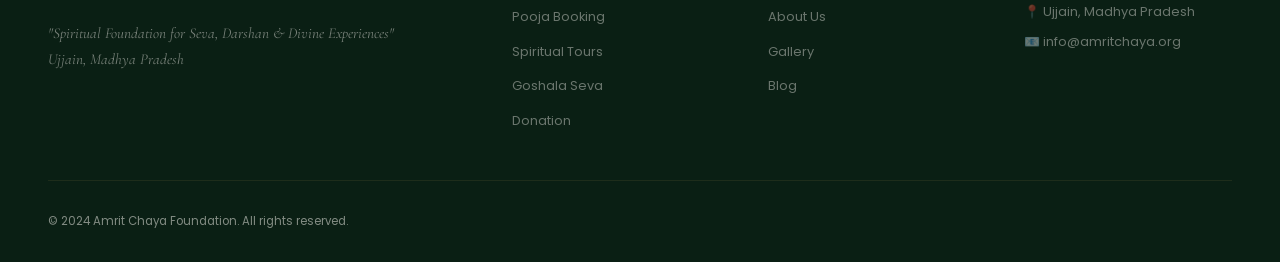
<file: blogs.html>
<!DOCTYPE html>
<html lang="hi">
<head>
<meta charset="UTF-8">
<meta name="viewport" content="width=device-width, initial-scale=1.0">
<title>Spiritual Blogs - Amrit Chaya Foundation</title>
<link href="https://fonts.googleapis.com/css2?family=Cinzel:wght@400;600;700&family=Cormorant+Garamond:ital,wght@0,300;0,400;0,600;1,300;1,400&family=Poppins:wght@300;400;500;600&display=swap" rel="stylesheet">
<link rel="stylesheet" href="style.css">
<style>
  .page-hero {
    padding-top: 120px;
    min-height: 45vh;
    display: flex; align-items: center; justify-content: center;
    text-align: center; background: var(--forest); color: var(--ivory);
    position: relative; overflow: hidden;
  }
  .page-hero-title { font-family: 'Cinzel', serif; font-size: clamp(2rem, 5vw, 3.5rem); margin-bottom: 0.5rem; position: relative; z-index: 2; color: var(--ivory); }
  .page-hero-subtitle { font-family: 'Cormorant Garamond', serif; font-size: clamp(1rem, 2vw, 1.4rem); font-style: italic; color: var(--gold); position: relative; z-index: 2; }
  .hero-img-bg { position: absolute; inset: 0; object-fit: cover; width: 100%; height: 100%; opacity: 0.35; mix-blend-mode: luminosity; }
  
  .blog-list { max-width: 900px; margin: 4rem auto; padding: 0 2rem; }
  .blog-card { display: flex; gap: 2rem; background: var(--ivory); border: 1px solid rgba(200,164,93,0.3); border-radius: 4px; overflow: hidden; margin-bottom: 2rem; transition: transform 0.3s; }
  .blog-card:hover { transform: translateY(-3px); border-color: var(--gold); }
  .blog-img { width: 300px; object-fit: cover; }
  .blog-content { padding: 2rem; display: flex; flex-direction: column; justify-content: center; }
  .blog-date { font-size: 0.75rem; color: var(--gold); letter-spacing: 0.1em; text-transform: uppercase; margin-bottom: 0.5rem; }
  .blog-title { font-family: 'Cinzel', serif; font-size: 1.3rem; color: var(--forest); margin-bottom: 0.5rem; }
  .blog-excerpt { font-size: 0.85rem; color: var(--text-muted); line-height: 1.6; margin-bottom: 1.5rem; }
  .blog-readmore { font-size: 0.8rem; font-weight: 500; color: var(--forest); text-decoration: none; border-bottom: 1px solid var(--gold); padding-bottom: 0.2rem; align-self: flex-start; }
</style>
</head>
<body>

<nav>
  <div class="nav-logo">
    <img src="images/logo.png" class="nav-logo-icon" alt="Amrit Chaya Logo" style="object-fit: contain; border-radius: 50%;">
    <div>
      <div class="nav-logo-text">अमृत छाया</div>
      <span class="nav-logo-sub">Amrit Chaya Foundation</span>
    </div>
  </div>
  <ul class="nav-links">
    <li><a href="index.html">Home</a></li>
    <li><a href="pooja.html">Poojas</a></li>
    <li><a href="tours.html">Yatra</a></li>
    <li><a href="goshala.html">Goshala</a></li>
    <li><a href="about.html">Foundation</a></li>
    <li><a href="gallery.html">Gallery</a></li>
  </ul>
  <button class="nav-cta" onclick="window.location.href='blogs.html'">Read Blogs</button>
</nav>

<section class="page-hero">
  <img src="images/blogs_hero_bg.png" class="hero-img-bg" alt="Spiritual Blogs">
  <div>
    <h1 class="page-hero-title">Spiritual Blogs</h1>
    <p class="page-hero-subtitle">Wisdom & Stories of Ujjain</p>
  </div>
</section>

<div class="blog-list">
  <div class="blog-card">
    <img src="images/tours_hero_bg.png" alt="Ujjain Importance" class="blog-img">
    <div class="blog-content">
      <span class="blog-date">March 15, 2024</span>
      <h3 class="blog-title">The Spiritual Significance of Ujjain</h3>
      <p class="blog-excerpt">Discover why Ujjain is considered the navel of the earth and the city of Mahakal. Learn about the ancient connections of this sacred land.</p>
      <a href="#" class="blog-readmore">Read Full Article</a>
    </div>
  </div>
  <div class="blog-card">
    <img src="images/pooja_hero_bg.png" alt="Kaal Sarp Dosh" class="blog-img">
    <div class="blog-content">
      <span class="blog-date">February 28, 2024</span>
      <h3 class="blog-title">Understanding Kaal Sarp Dosh</h3>
      <p class="blog-excerpt">What exactly is Kaal Sarp Dosh according to Vedic astrology, and how does proper puja at Mahakaleshwar bring relief from its effects?</p>
      <a href="#" class="blog-readmore">Read Full Article</a>
    </div>
  </div>
  <div class="blog-card">
    <img src="images/goshala_hero_bg.png" alt="Gau Seva" class="blog-img">
    <div class="blog-content">
      <span class="blog-date">January 10, 2024</span>
      <h3 class="blog-title">The Merit of Gau Seva in Kaliyug</h3>
      <p class="blog-excerpt">Ancient scriptures emphasize the protection of cows as the highest form of dharma. Explore the spiritual benefits of adopting and feeding cows.</p>
      <a href="#" class="blog-readmore">Read Full Article</a>
    </div>
  </div>
</div>

<footer>
  <div class="footer-inner">
    <div class="footer-top">
      <div class="footer-brand">
        <div style="font-family: 'Cinzel', serif; font-size: 1.4rem; color: var(--gold); letter-spacing: 0.05em; margin-bottom: 0.5rem;">अमृत छाया</div>
        <p class="footer-tagline">"Spiritual Foundation for Seva, Darshan & Divine Experiences"<br>Ujjain, Madhya Pradesh</p>
      </div>
      <div>
        <div class="footer-heading">Services</div>
        <ul class="footer-links">
          <li><a href="pooja.html">Pooja Booking</a></li>
          <li><a href="tours.html">Spiritual Tours</a></li>
          <li><a href="goshala.html">Goshala Seva</a></li>
          <li><a href="donate.html">Donation</a></li>
        </ul>
      </div>
      <div>
        <div class="footer-heading">Foundation</div>
        <ul class="footer-links">
          <li><a href="about.html">About Us</a></li>
          <li><a href="gallery.html">Gallery</a></li>
          <li><a href="blogs.html">Blog</a></li>
        </ul>
      </div>
      <div>
        <div class="footer-heading">Contact</div>
        <ul class="footer-links" style="gap: 0.75rem;">
          <li style="font-size: 0.8rem; color: rgba(250,247,242,0.4);">📍 Ujjain, Madhya Pradesh</li>
          <li style="font-size: 0.8rem; color: rgba(250,247,242,0.4);">📧 info@amritchaya.org</li>
        </ul>
      </div>
    </div>
    <div class="footer-bottom">
      <span class="footer-copy">© 2024 Amrit Chaya Foundation. All rights reserved.</span>
    </div>
  </div>
</footer>

<button class="whatsapp-fab" title="WhatsApp">💬</button>
</body>
</html>
</file>
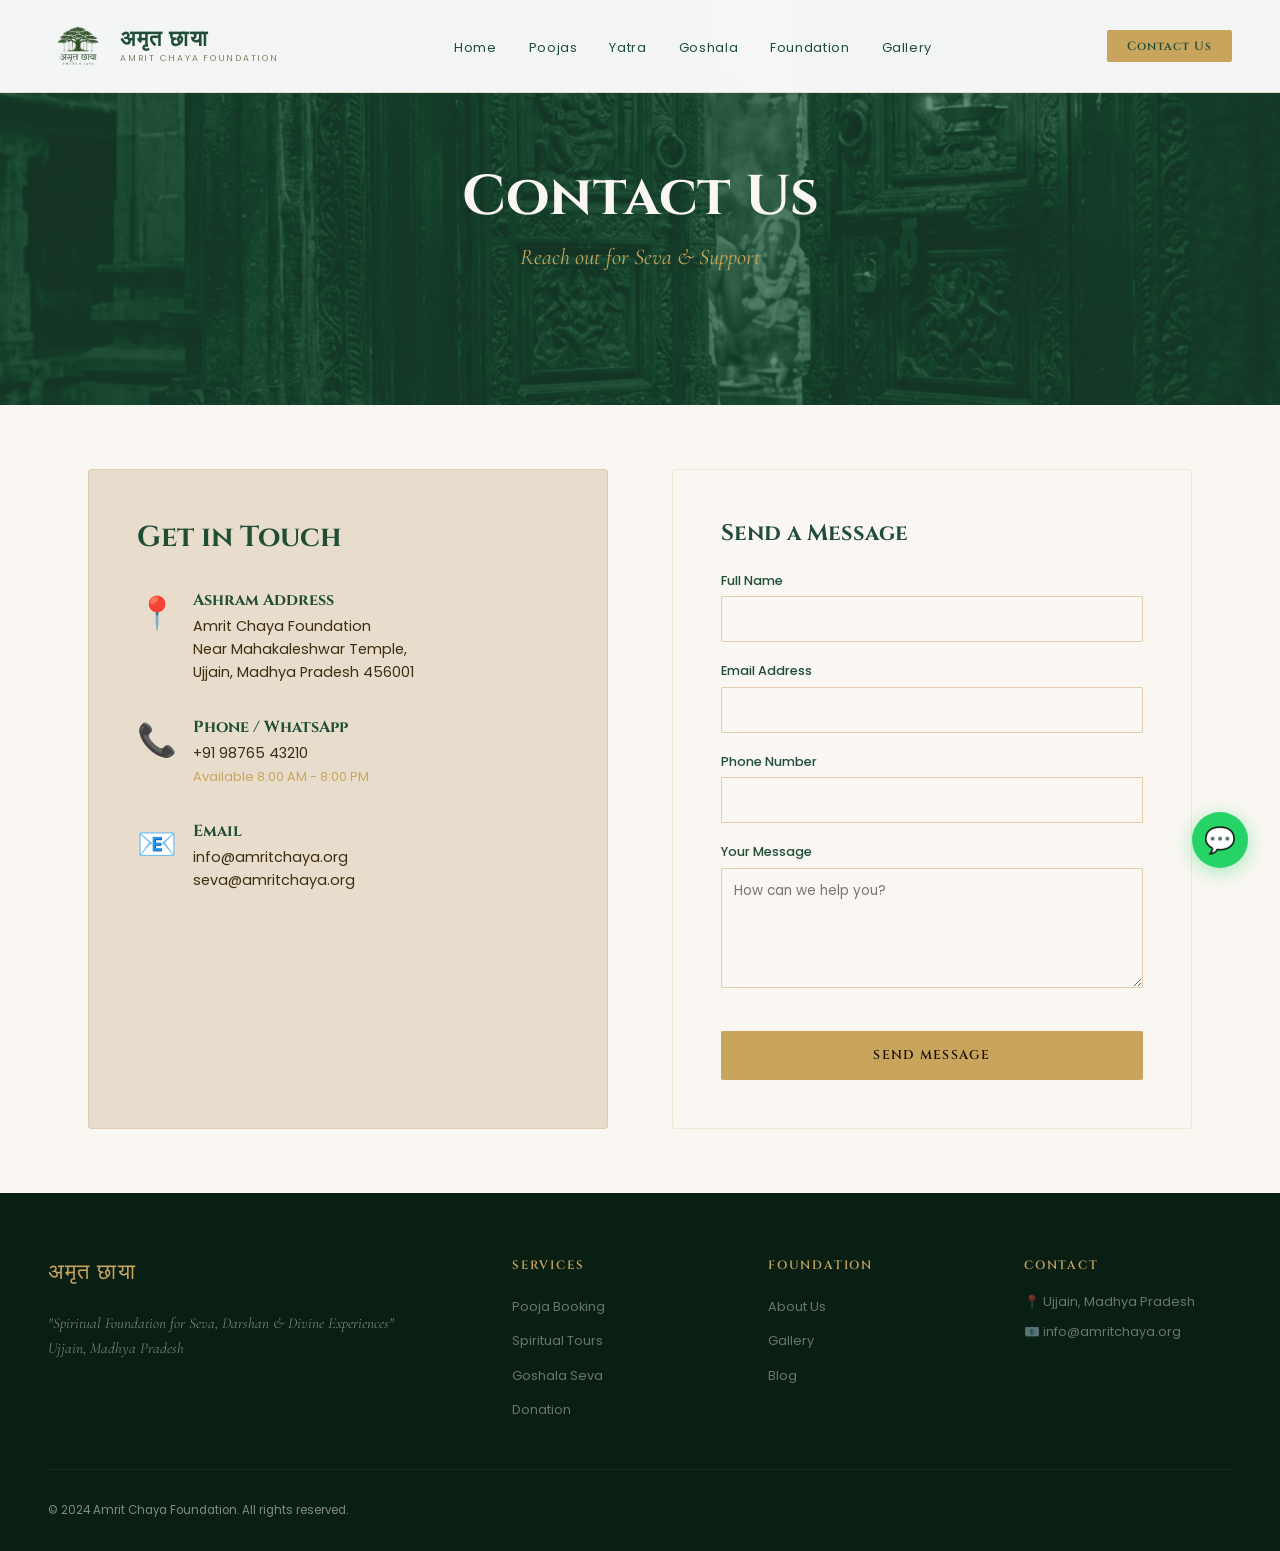
<file: contact.html>
<!DOCTYPE html>
<html lang="hi">
<head>
<meta charset="UTF-8">
<meta name="viewport" content="width=device-width, initial-scale=1.0">
<title>Contact Us - Amrit Chaya Foundation</title>
<link href="https://fonts.googleapis.com/css2?family=Cinzel:wght@400;600;700&family=Cormorant+Garamond:ital,wght@0,300;0,400;0,600;1,300;1,400&family=Poppins:wght@300;400;500;600&display=swap" rel="stylesheet">
<link rel="stylesheet" href="style.css">
<style>
  .page-hero {
    padding-top: 120px;
    min-height: 45vh;
    display: flex; align-items: center; justify-content: center;
    text-align: center; background: var(--forest); color: var(--ivory);
    position: relative; overflow: hidden;
  }
  .page-hero-title { font-family: 'Cinzel', serif; font-size: clamp(2rem, 5vw, 3.5rem); margin-bottom: 0.5rem; position: relative; z-index: 2; color: var(--ivory); }
  .page-hero-subtitle { font-family: 'Cormorant Garamond', serif; font-size: clamp(1rem, 2vw, 1.4rem); font-style: italic; color: var(--gold); position: relative; z-index: 2; }
  .hero-img-bg { position: absolute; inset: 0; object-fit: cover; width: 100%; height: 100%; opacity: 0.35; mix-blend-mode: luminosity; }
  
  .contact-container { display: grid; grid-template-columns: 1fr 1fr; gap: 4rem; max-width: 1200px; margin: 4rem auto; padding: 0 3rem; }
  .contact-info { background: var(--beige); padding: 3rem; border-radius: 4px; border: 1px solid rgba(200,164,93,0.3); }
  .contact-detail { display: flex; align-items: flex-start; gap: 1rem; margin-bottom: 2rem; }
  .contact-icon { font-size: 2rem; color: var(--gold); }
  .contact-text h4 { font-family: 'Cinzel', serif; color: var(--forest); margin-bottom: 0.25rem; }
  .contact-text p { font-size: 0.9rem; color: var(--text-mid); line-height: 1.6; }
  
  .contact-form { background: var(--ivory); padding: 3rem; border-radius: 4px; border: 1px solid rgba(200,164,93,0.2); }
  .form-group { margin-bottom: 1.25rem; text-align: left; }
  .form-group label { display: block; font-size: 0.8rem; margin-bottom: 0.4rem; color: var(--forest); font-weight: 500; }
  .form-group input, .form-group textarea { width: 100%; padding: 0.75rem; border: 1px solid rgba(200,164,93,0.5); border-radius: 2px; background: rgba(250,247,242,0.5); font-family: 'Poppins', sans-serif; font-size: 0.85rem; }
  .form-group input:focus, .form-group textarea:focus { outline: none; border-color: var(--gold); background: var(--ivory); }
  .form-group textarea { resize: vertical; min-height: 120px; }
</style>
</head>
<body>

<nav>
  <div class="nav-logo">
    <img src="images/logo.png" class="nav-logo-icon" alt="Amrit Chaya Logo" style="object-fit: contain; border-radius: 50%;">
    <div>
      <div class="nav-logo-text">अमृत छाया</div>
      <span class="nav-logo-sub">Amrit Chaya Foundation</span>
    </div>
  </div>
  <ul class="nav-links">
    <li><a href="index.html">Home</a></li>
    <li><a href="pooja.html">Poojas</a></li>
    <li><a href="tours.html">Yatra</a></li>
    <li><a href="goshala.html">Goshala</a></li>
    <li><a href="about.html">Foundation</a></li>
    <li><a href="gallery.html">Gallery</a></li>
  </ul>
  <button class="nav-cta" onclick="window.location.href='contact.html'">Contact Us</button>
</nav>

<section class="page-hero">
  <img src="images/contact_hero_bg.png" class="hero-img-bg" alt="Contact Us">
  <div>
    <h1 class="page-hero-title">Contact Us</h1>
    <p class="page-hero-subtitle">Reach out for Seva & Support</p>
  </div>
</section>

<div class="contact-container">
  <div class="contact-info">
    <h2 style="font-family: 'Cinzel', serif; font-size: 1.8rem; color: var(--forest); margin-bottom: 2rem;">Get in Touch</h2>
    
    <div class="contact-detail">
      <div class="contact-icon">📍</div>
      <div class="contact-text">
        <h4>Ashram Address</h4>
        <p>Amrit Chaya Foundation<br>Near Mahakaleshwar Temple,<br>Ujjain, Madhya Pradesh 456001</p>
      </div>
    </div>
    
    <div class="contact-detail">
      <div class="contact-icon">📞</div>
      <div class="contact-text">
        <h4>Phone / WhatsApp</h4>
        <p>+91 98765 43210<br><span style="font-size: 0.8rem; color: var(--gold);">Available 8:00 AM - 8:00 PM</span></p>
      </div>
    </div>
    
    <div class="contact-detail">
      <div class="contact-icon">📧</div>
      <div class="contact-text">
        <h4>Email</h4>
        <p>info@amritchaya.org<br>seva@amritchaya.org</p>
      </div>
    </div>
  </div>
  
  <div class="contact-form">
    <h2 style="font-family: 'Cinzel', serif; font-size: 1.4rem; color: var(--forest); margin-bottom: 1.5rem;">Send a Message</h2>
    <form onsubmit="event.preventDefault(); alert('Thank you for reaching out. We will get back to you soon.');">
      <div class="form-group">
        <label>Full Name</label>
        <input type="text" required>
      </div>
      <div class="form-group">
        <label>Email Address</label>
        <input type="email" required>
      </div>
      <div class="form-group">
        <label>Phone Number</label>
        <input type="tel" required>
      </div>
      <div class="form-group">
        <label>Your Message</label>
        <textarea required placeholder="How can we help you?"></textarea>
      </div>
      <button type="submit" class="btn-primary" style="width: 100%; margin-top: 1rem; padding: 1rem;">Send Message</button>
    </form>
  </div>
</div>

<footer>
  <div class="footer-inner">
    <div class="footer-top">
      <div class="footer-brand">
        <div style="font-family: 'Cinzel', serif; font-size: 1.4rem; color: var(--gold); letter-spacing: 0.05em; margin-bottom: 0.5rem;">अमृत छाया</div>
        <p class="footer-tagline">"Spiritual Foundation for Seva, Darshan & Divine Experiences"<br>Ujjain, Madhya Pradesh</p>
      </div>
      <div>
        <div class="footer-heading">Services</div>
        <ul class="footer-links">
          <li><a href="pooja.html">Pooja Booking</a></li>
          <li><a href="tours.html">Spiritual Tours</a></li>
          <li><a href="goshala.html">Goshala Seva</a></li>
          <li><a href="donate.html">Donation</a></li>
        </ul>
      </div>
      <div>
        <div class="footer-heading">Foundation</div>
        <ul class="footer-links">
          <li><a href="about.html">About Us</a></li>
          <li><a href="gallery.html">Gallery</a></li>
          <li><a href="blogs.html">Blog</a></li>
        </ul>
      </div>
      <div>
        <div class="footer-heading">Contact</div>
        <ul class="footer-links" style="gap: 0.75rem;">
          <li style="font-size: 0.8rem; color: rgba(250,247,242,0.4);">📍 Ujjain, Madhya Pradesh</li>
          <li style="font-size: 0.8rem; color: rgba(250,247,242,0.4);">📧 info@amritchaya.org</li>
        </ul>
      </div>
    </div>
    <div class="footer-bottom">
      <span class="footer-copy">© 2024 Amrit Chaya Foundation. All rights reserved.</span>
    </div>
  </div>
</footer>

<button class="whatsapp-fab" title="WhatsApp">💬</button>
</body>
</html>
</file>
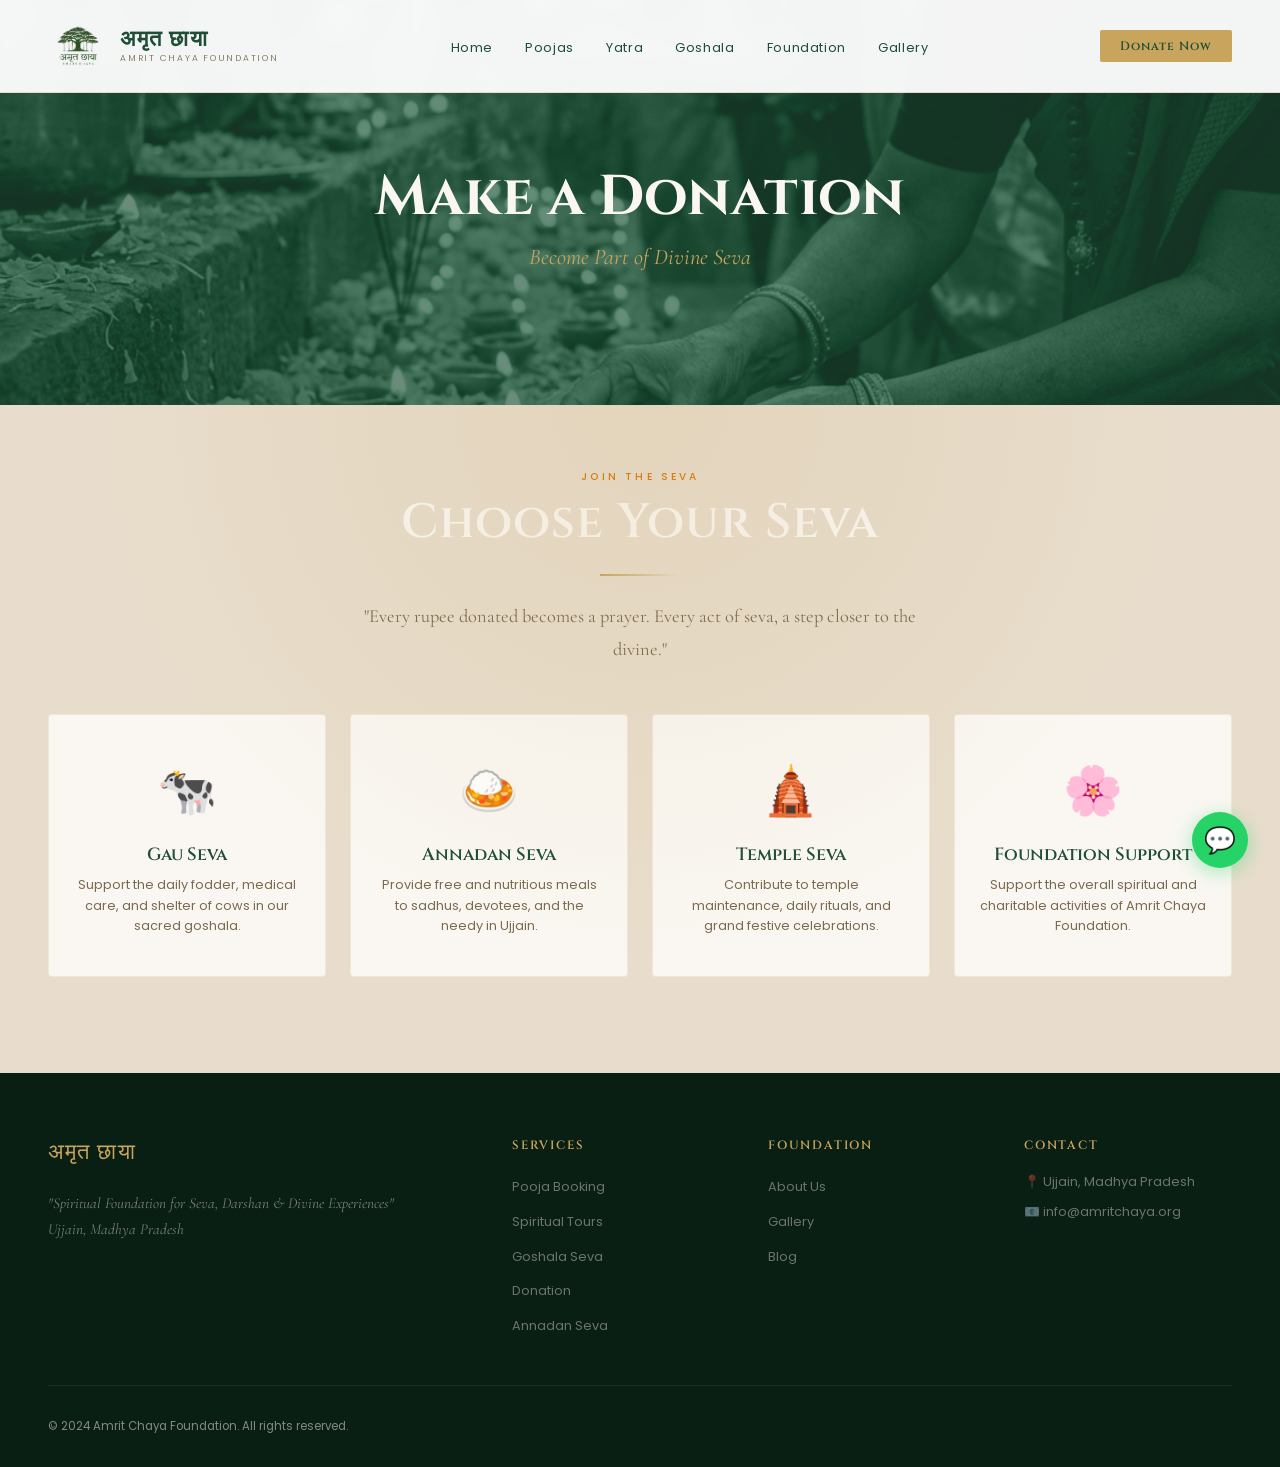
<file: donate.html>
<!DOCTYPE html>
<html lang="hi">
<head>
<meta charset="UTF-8">
<meta name="viewport" content="width=device-width, initial-scale=1.0">
<title>Donate - Amrit Chaya Foundation</title>
<link href="https://fonts.googleapis.com/css2?family=Cinzel:wght@400;600;700&family=Cormorant+Garamond:ital,wght@0,300;0,400;0,600;1,300;1,400&family=Poppins:wght@300;400;500;600&display=swap" rel="stylesheet">
<link rel="stylesheet" href="style.css">
<style>
  .page-hero {
    padding-top: 120px;
    min-height: 45vh;
    display: flex; align-items: center; justify-content: center;
    text-align: center; background: var(--forest); color: var(--ivory);
    position: relative; overflow: hidden;
  }
  .page-hero-title { font-family: 'Cinzel', serif; font-size: clamp(2rem, 5vw, 3.5rem); margin-bottom: 0.5rem; position: relative; z-index: 2; color: var(--ivory); }
  .page-hero-subtitle { font-family: 'Cormorant Garamond', serif; font-size: clamp(1rem, 2vw, 1.4rem); font-style: italic; color: var(--gold); position: relative; z-index: 2; }
  .hero-img-bg { position: absolute; inset: 0; object-fit: cover; width: 100%; height: 100%; opacity: 0.35; mix-blend-mode: luminosity; }
  
  .donate-types-grid {
    display: grid;
    grid-template-columns: repeat(auto-fit, minmax(250px, 1fr));
    gap: 1.5rem;
    margin-top: 3rem;
  }
  
  .donate-type-card {
    background: var(--ivory);
    border: 1px solid rgba(200,164,93,0.2);
    border-radius: 4px;
    padding: 2.5rem 1.5rem;
    text-align: center;
    transition: all 0.3s;
    cursor: pointer;
  }
  
  .donate-type-card:hover {
    border-color: var(--gold);
    transform: translateY(-5px);
    box-shadow: 0 10px 30px rgba(31,77,54,0.08);
  }
  
  .type-icon {
    font-size: 3rem;
    margin-bottom: 1rem;
  }
  
  .type-name {
    font-family: 'Cinzel', serif;
    font-size: 1.1rem;
    font-weight: 600;
    color: var(--forest);
    margin-bottom: 0.5rem;
  }
  
  .type-desc {
    font-size: 0.8rem;
    color: var(--text-muted);
    line-height: 1.6;
  }

  .donate-modal { display: none; position: fixed; inset: 0; background: rgba(0,0,0,0.8); z-index: 1000; align-items: center; justify-content: center; }
  .donate-modal-content { background: var(--ivory); padding: 3rem; border-radius: 4px; max-width: 500px; width: 90%; position: relative; border: 2px solid var(--gold); }
  .close-modal { position: absolute; top: 1rem; right: 1rem; cursor: pointer; font-size: 1.5rem; color: var(--forest); background: none; border: none; }
  .form-group { margin-bottom: 1.25rem; text-align: left; }
  .form-group label { display: block; font-size: 0.8rem; margin-bottom: 0.4rem; color: var(--forest); font-weight: 500; }
  .form-group input, .form-group select { width: 100%; padding: 0.75rem; border: 1px solid rgba(200,164,93,0.5); border-radius: 2px; background: rgba(250,247,242,0.5); font-family: 'Poppins', sans-serif; font-size: 0.85rem; }
  .form-group input:focus, .form-group select:focus { outline: none; border-color: var(--gold); background: var(--ivory); }
</style>
</head>
<body>

<nav>
  <div class="nav-logo">
    <img src="images/logo.png" class="nav-logo-icon" alt="Amrit Chaya Logo" style="object-fit: contain; border-radius: 50%;">
    <div>
      <div class="nav-logo-text">अमृत छाया</div>
      <span class="nav-logo-sub">Amrit Chaya Foundation</span>
    </div>
  </div>
  <ul class="nav-links">
    <li><a href="index.html">Home</a></li>
    <li><a href="pooja.html">Poojas</a></li>
    <li><a href="tours.html">Yatra</a></li>
    <li><a href="goshala.html">Goshala</a></li>
    <li><a href="about.html">Foundation</a></li>
    <li><a href="gallery.html">Gallery</a></li>
  </ul>
  <button class="nav-cta" onclick="openDonateModal('General Donation')">Donate Now</button>
</nav>

<section class="page-hero">
  <img src="images/donate_hero_bg.png" class="hero-img-bg" alt="Donation">
  <div>
    <h1 class="page-hero-title">Make a Donation</h1>
    <p class="page-hero-subtitle">Become Part of Divine Seva</p>
  </div>
</section>

<section class="donation-section" style="background: var(--beige); padding-top: 4rem;">
  <div class="section-inner">
    <div class="section-label" style="justify-content: center; text-align: center;">Join the Seva</div>
    <h2 class="section-title" style="text-align: center;">Choose Your Seva</h2>
    <div class="gold-divider" style="margin: 1.5rem auto;"></div>
    <p class="section-desc" style="text-align: center; margin: 0 auto; max-width: 600px;">"Every rupee donated becomes a prayer. Every act of seva, a step closer to the divine."</p>
    
    <div class="donate-types-grid">
      <div class="donate-type-card" onclick="openDonateModal('Gau Seva')">
        <div class="type-icon">🐄</div>
        <div class="type-name">Gau Seva</div>
        <p class="type-desc">Support the daily fodder, medical care, and shelter of cows in our sacred goshala.</p>
      </div>
      
      <div class="donate-type-card" onclick="openDonateModal('Annadan')">
        <div class="type-icon">🍛</div>
        <div class="type-name">Annadan Seva</div>
        <p class="type-desc">Provide free and nutritious meals to sadhus, devotees, and the needy in Ujjain.</p>
      </div>
      
      <div class="donate-type-card" onclick="openDonateModal('Temple Seva')">
        <div class="type-icon">🛕</div>
        <div class="type-name">Temple Seva</div>
        <p class="type-desc">Contribute to temple maintenance, daily rituals, and grand festive celebrations.</p>
      </div>
      
      <div class="donate-type-card" onclick="openDonateModal('Foundation Support')">
        <div class="type-icon">🌸</div>
        <div class="type-name">Foundation Support</div>
        <p class="type-desc">Support the overall spiritual and charitable activities of Amrit Chaya Foundation.</p>
      </div>
    </div>
  </div>
</section>

<!-- Modal -->
<div id="donateModal" class="donate-modal">
  <div class="donate-modal-content">
    <button class="close-modal" onclick="closeDonateModal()">×</button>
    <div style="text-align: center; margin-bottom: 2rem;">
      <h3 id="donateItemName" style="font-family: 'Cinzel', serif; color: var(--forest); font-size: 1.5rem;">Donate Now</h3>
      <p style="font-size: 0.8rem; color: var(--text-muted); margin-top: 0.5rem;">We accept UPI, Cards, and Net Banking.</p>
    </div>
    <form onsubmit="event.preventDefault(); alert('Redirecting to secure Razorpay payment gateway...'); closeDonateModal();">
      <input type="hidden" id="donateSelection" name="donateSelection">
      <div class="form-group">
        <label>Donation Amount (₹)</label>
        <input type="number" id="donateAmount" min="100" placeholder="e.g. 1100" required>
      </div>
      <div class="form-group">
        <label>Your Name</label>
        <input type="text" placeholder="Enter full name" required>
      </div>
      <div class="form-group">
        <label>PAN Number (For Tax Receipt)</label>
        <input type="text" placeholder="Optional">
      </div>
      <div class="form-group">
        <label>Phone Number</label>
        <input type="tel" placeholder="+91 XXXXX XXXXX" required>
      </div>
      <div class="form-group">
        <label>Payment Method</label>
        <select required>
          <option value="upi">UPI (GPay, PhonePe, Paytm)</option>
          <option value="card">Credit/Debit Card</option>
          <option value="netbanking">Net Banking</option>
        </select>
      </div>
      <button type="submit" class="btn-primary" style="width: 100%; margin-top: 1rem; padding: 1rem;">Proceed to Pay</button>
    </form>
  </div>
</div>

<footer>
  <div class="footer-inner">
    <div class="footer-top">
      <div class="footer-brand">
        <div style="font-family: 'Cinzel', serif; font-size: 1.4rem; color: var(--gold); letter-spacing: 0.05em; margin-bottom: 0.5rem;">अमृत छाया</div>
        <p class="footer-tagline">"Spiritual Foundation for Seva, Darshan & Divine Experiences"<br>Ujjain, Madhya Pradesh</p>
      </div>
      <div>
        <div class="footer-heading">Services</div>
        <ul class="footer-links">
          <li><a href="pooja.html">Pooja Booking</a></li>
          <li><a href="tours.html">Spiritual Tours</a></li>
          <li><a href="goshala.html">Goshala Seva</a></li>
          <li><a href="donate.html">Donation</a></li>
          <li><a href="donate.html">Annadan Seva</a></li>
        </ul>
      </div>
      <div>
        <div class="footer-heading">Foundation</div>
        <ul class="footer-links">
          <li><a href="about.html">About Us</a></li>
          <li><a href="gallery.html">Gallery</a></li>
          <li><a href="blogs.html">Blog</a></li>
        </ul>
      </div>
      <div>
        <div class="footer-heading">Contact</div>
        <ul class="footer-links" style="gap: 0.75rem;">
          <li style="font-size: 0.8rem; color: rgba(250,247,242,0.4);">📍 Ujjain, Madhya Pradesh</li>
          <li style="font-size: 0.8rem; color: rgba(250,247,242,0.4);">📧 info@amritchaya.org</li>
        </ul>
      </div>
    </div>
    <div class="footer-bottom">
      <span class="footer-copy">© 2024 Amrit Chaya Foundation. All rights reserved.</span>
    </div>
  </div>
</footer>

<button class="whatsapp-fab" title="WhatsApp">💬</button>

<script>
  function openDonateModal(itemName) {
    const modal = document.getElementById('donateModal');
    if (modal) {
      modal.style.display = 'flex';
      document.getElementById('donateItemName').innerText = itemName + ' Donation';
      document.getElementById('donateSelection').value = itemName;
    }
  }
  function closeDonateModal() {
    const modal = document.getElementById('donateModal');
    if (modal) {
      modal.style.display = 'none';
    }
  }
</script>
</body>
</html>
</file>
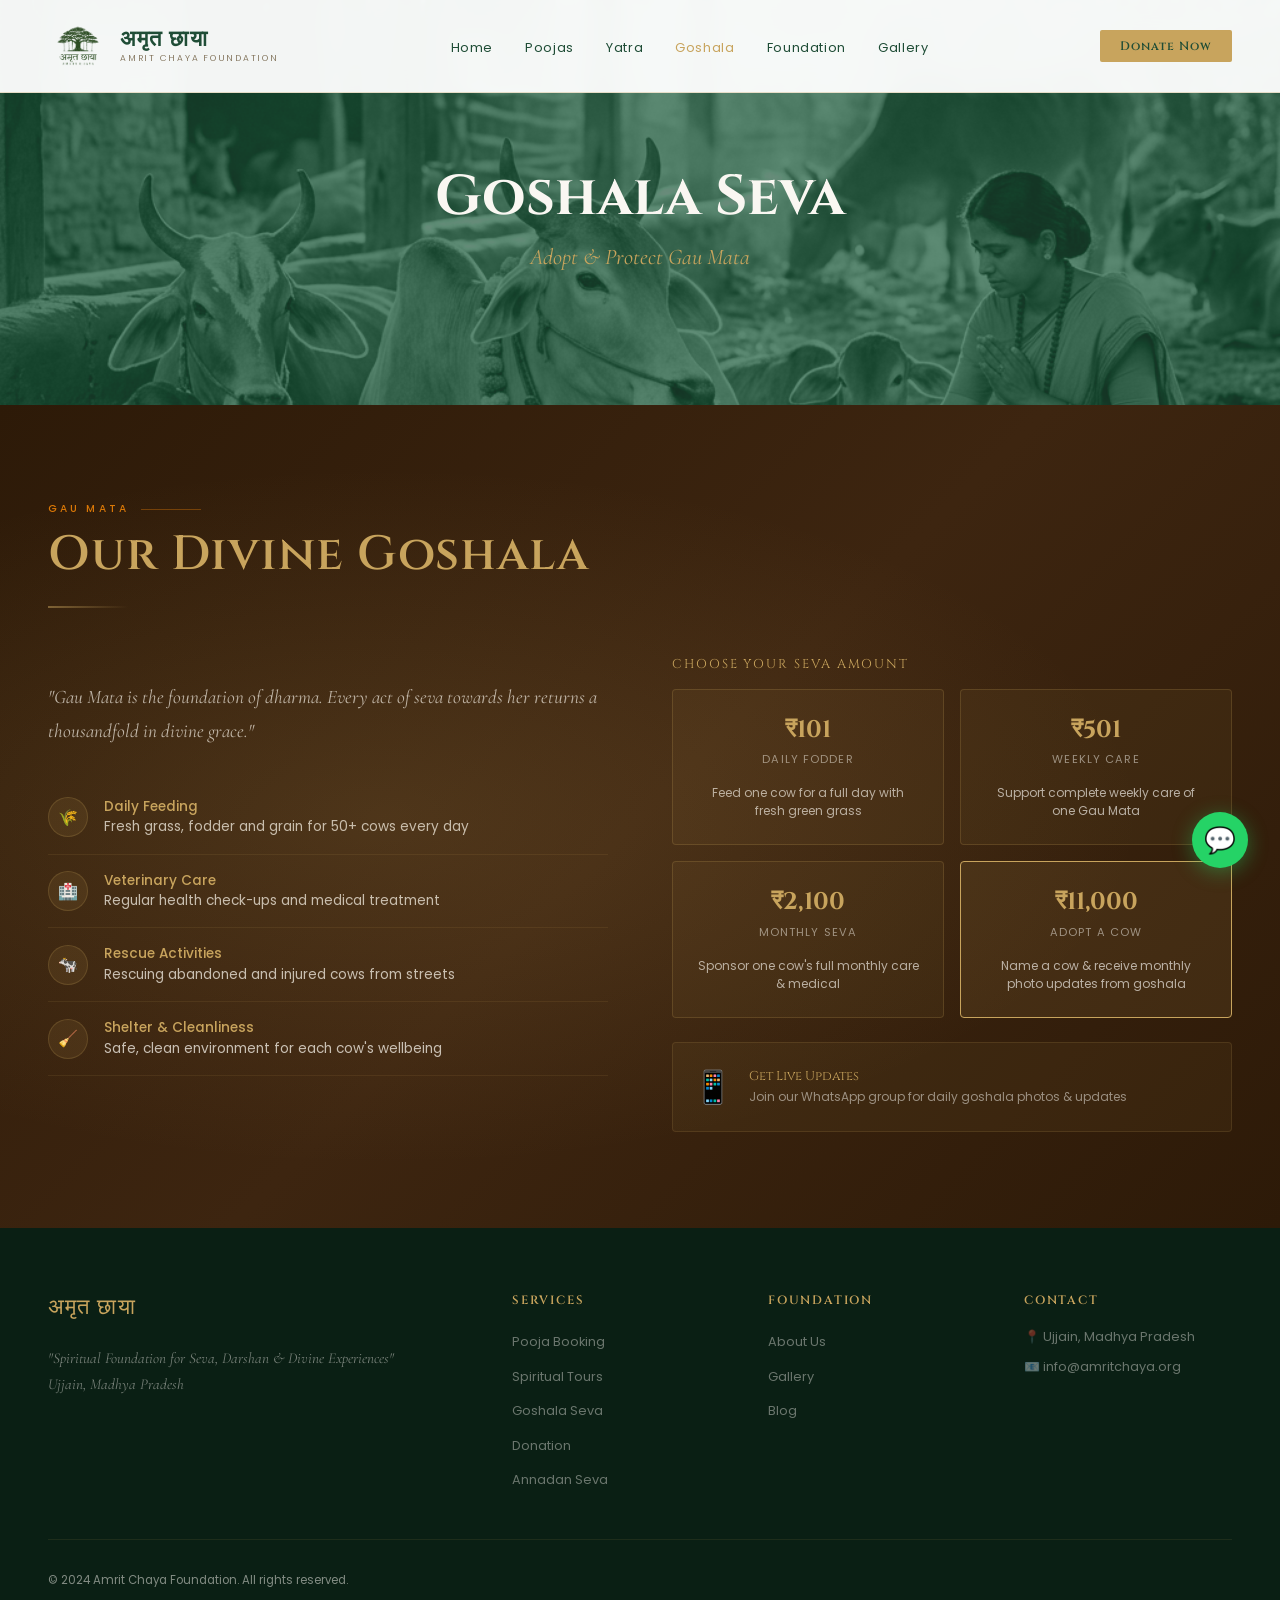
<file: goshala.html>
<!DOCTYPE html>
<html lang="hi">
<head>
<meta charset="UTF-8">
<meta name="viewport" content="width=device-width, initial-scale=1.0">
<title>Goshala Seva - Amrit Chaya Foundation</title>
<link href="https://fonts.googleapis.com/css2?family=Cinzel:wght@400;600;700&family=Cormorant+Garamond:ital,wght@0,300;0,400;0,600;1,300;1,400&family=Poppins:wght@300;400;500;600&display=swap" rel="stylesheet">
<link rel="stylesheet" href="style.css">
<style>
  .page-hero {
    padding-top: 120px;
    min-height: 45vh;
    display: flex; align-items: center; justify-content: center;
    text-align: center; background: var(--forest); color: var(--ivory);
    position: relative; overflow: hidden;
  }
  .page-hero-title { font-family: 'Cinzel', serif; font-size: clamp(2rem, 5vw, 3.5rem); margin-bottom: 0.5rem; position: relative; z-index: 2; color: var(--ivory); }
  .page-hero-subtitle { font-family: 'Cormorant Garamond', serif; font-size: clamp(1rem, 2vw, 1.4rem); font-style: italic; color: var(--gold); position: relative; z-index: 2; }
  .hero-img-bg { position: absolute; inset: 0; object-fit: cover; width: 100%; height: 100%; opacity: 0.35; mix-blend-mode: luminosity; }
  
  .donate-modal { display: none; position: fixed; inset: 0; background: rgba(0,0,0,0.8); z-index: 1000; align-items: center; justify-content: center; }
  .donate-modal-content { background: var(--ivory); padding: 3rem; border-radius: 4px; max-width: 500px; width: 90%; position: relative; border: 2px solid var(--gold); }
  .close-modal { position: absolute; top: 1rem; right: 1rem; cursor: pointer; font-size: 1.5rem; color: var(--forest); background: none; border: none; }
  .form-group { margin-bottom: 1.25rem; text-align: left; }
  .form-group label { display: block; font-size: 0.8rem; margin-bottom: 0.4rem; color: var(--forest); font-weight: 500; }
  .form-group input, .form-group select { width: 100%; padding: 0.75rem; border: 1px solid rgba(200,164,93,0.5); border-radius: 2px; background: rgba(250,247,242,0.5); font-family: 'Poppins', sans-serif; font-size: 0.85rem; }
  .form-group input:focus, .form-group select:focus { outline: none; border-color: var(--gold); background: var(--ivory); }
</style>
</head>
<body>

<nav>
  <div class="nav-logo">
    <img src="images/logo.png" class="nav-logo-icon" alt="Amrit Chaya Logo" style="object-fit: contain; border-radius: 50%;">
    <div>
      <div class="nav-logo-text">अमृत छाया</div>
      <span class="nav-logo-sub">Amrit Chaya Foundation</span>
    </div>
  </div>
  <ul class="nav-links">
    <li><a href="index.html">Home</a></li>
    <li><a href="pooja.html">Poojas</a></li>
    <li><a href="tours.html">Yatra</a></li>
    <li><a href="goshala.html" style="color: var(--gold);">Goshala</a></li>
    <li><a href="about.html">Foundation</a></li>
    <li><a href="gallery.html">Gallery</a></li>
  </ul>
  <button class="nav-cta" onclick="window.location.href='donate.html'">Donate Now</button>
</nav>

<section class="page-hero">
  <img src="images/goshala_hero_bg.png" class="hero-img-bg" alt="Goshala Seva">
  <div>
    <h1 class="page-hero-title">Goshala Seva</h1>
    <p class="page-hero-subtitle">Adopt & Protect Gau Mata</p>
  </div>
</section>

<section class="goshala-section">
  <div class="section-inner">
    <div class="section-label">Gau Mata</div>
    <h2 class="section-title" style="color: var(--gold);">Our Divine Goshala</h2>
    <div class="gold-divider" style="background: linear-gradient(to right, rgba(200,164,93,0.5), transparent);"></div>
    <div class="goshala-content">
      <div>
        <p style="font-family: 'Cormorant Garamond', serif; font-size: 1.2rem; font-style: italic; color: rgba(250,247,242,0.7); line-height: 1.8; margin-bottom: 2rem;">
          "Gau Mata is the foundation of dharma. Every act of seva towards her returns a thousandfold in divine grace."
        </p>
        <ul class="goshala-seva-list">
          <li class="goshala-seva-item">
            <div class="seva-icon">🌾</div>
            <div class="seva-text"><strong>Daily Feeding</strong>Fresh grass, fodder and grain for 50+ cows every day</div>
          </li>
          <li class="goshala-seva-item">
            <div class="seva-icon">🏥</div>
            <div class="seva-text"><strong>Veterinary Care</strong>Regular health check-ups and medical treatment</div>
          </li>
          <li class="goshala-seva-item">
            <div class="seva-icon">🐄</div>
            <div class="seva-text"><strong>Rescue Activities</strong>Rescuing abandoned and injured cows from streets</div>
          </li>
          <li class="goshala-seva-item">
            <div class="seva-icon">🧹</div>
            <div class="seva-text"><strong>Shelter & Cleanliness</strong>Safe, clean environment for each cow's wellbeing</div>
          </li>
        </ul>
      </div>
      <div>
        <div style="margin-bottom: 1.5rem;">
          <div style="font-family: 'Cinzel', serif; font-size: 0.8rem; color: var(--gold); letter-spacing: 0.15em; text-transform: uppercase; margin-bottom: 1rem;">Choose Your Seva Amount</div>
          <div class="goshala-donate-cards">
            <div class="donate-card" onclick="openDonateModal('Daily Fodder', 101)">
              <div class="donate-amount">₹101</div>
              <div class="donate-label">Daily Fodder</div>
              <div class="donate-impact">Feed one cow for a full day with fresh green grass</div>
            </div>
            <div class="donate-card" onclick="openDonateModal('Weekly Care', 501)">
              <div class="donate-amount">₹501</div>
              <div class="donate-label">Weekly Care</div>
              <div class="donate-impact">Support complete weekly care of one Gau Mata</div>
            </div>
            <div class="donate-card" onclick="openDonateModal('Monthly Seva', 2100)">
              <div class="donate-amount">₹2,100</div>
              <div class="donate-label">Monthly Seva</div>
              <div class="donate-impact">Sponsor one cow's full monthly care & medical</div>
            </div>
            <div class="donate-card" style="border-color: var(--gold); background: rgba(200,164,93,0.1);" onclick="openDonateModal('Adopt a Cow', 11000)">
              <div class="donate-amount">₹11,000</div>
              <div class="donate-label">Adopt a Cow</div>
              <div class="donate-impact">Name a cow & receive monthly photo updates from goshala</div>
            </div>
          </div>
        </div>
        <div style="background: rgba(200,164,93,0.06); border: 1px solid rgba(200,164,93,0.15); border-radius: 4px; padding: 1.25rem; display: flex; align-items: center; gap: 1rem;">
          <div style="font-size: 2rem;">📱</div>
          <div>
            <div style="font-family: 'Cinzel', serif; font-size: 0.8rem; color: var(--gold); margin-bottom: 0.2rem;">Get Live Updates</div>
            <div style="font-size: 0.75rem; color: rgba(250,247,242,0.5);">Join our WhatsApp group for daily goshala photos & updates</div>
          </div>
        </div>
      </div>
    </div>
  </div>
</section>

<!-- Modal -->
<div id="donateModal" class="donate-modal">
  <div class="donate-modal-content">
    <button class="close-modal" onclick="closeDonateModal()">×</button>
    <div style="text-align: center; margin-bottom: 2rem;">
      <h3 id="donateItemName" style="font-family: 'Cinzel', serif; color: var(--forest); font-size: 1.5rem;">Donate Now</h3>
      <p style="font-size: 0.8rem; color: var(--text-muted); margin-top: 0.5rem;">Fill out your details to proceed with your noble contribution.</p>
    </div>
    <form onsubmit="event.preventDefault(); alert('Redirecting to secure payment gateway...'); closeDonateModal();">
      <input type="hidden" id="donateSelection" name="donateSelection">
      <div class="form-group">
        <label>Donation Amount (₹)</label>
        <input type="number" id="donateAmount" required>
      </div>
      <div class="form-group">
        <label>Your Name</label>
        <input type="text" placeholder="Enter full name" required>
      </div>
      <div class="form-group">
        <label>Phone Number</label>
        <input type="tel" placeholder="+91 XXXXX XXXXX" required>
      </div>
      <div class="form-group">
        <label>Payment Method</label>
        <select required>
          <option value="upi">UPI (GPay, PhonePe, Paytm)</option>
          <option value="card">Credit/Debit Card</option>
          <option value="netbanking">Net Banking</option>
        </select>
      </div>
      <button type="submit" class="btn-primary" style="width: 100%; margin-top: 1rem; padding: 1rem;">Proceed to Pay</button>
    </form>
  </div>
</div>

<footer>
  <div class="footer-inner">
    <div class="footer-top">
      <div class="footer-brand">
        <div style="font-family: 'Cinzel', serif; font-size: 1.4rem; color: var(--gold); letter-spacing: 0.05em; margin-bottom: 0.5rem;">अमृत छाया</div>
        <p class="footer-tagline">"Spiritual Foundation for Seva, Darshan & Divine Experiences"<br>Ujjain, Madhya Pradesh</p>
      </div>
      <div>
        <div class="footer-heading">Services</div>
        <ul class="footer-links">
          <li><a href="pooja.html">Pooja Booking</a></li>
          <li><a href="tours.html">Spiritual Tours</a></li>
          <li><a href="goshala.html">Goshala Seva</a></li>
          <li><a href="donate.html">Donation</a></li>
          <li><a href="donate.html">Annadan Seva</a></li>
        </ul>
      </div>
      <div>
        <div class="footer-heading">Foundation</div>
        <ul class="footer-links">
          <li><a href="about.html">About Us</a></li>
          <li><a href="gallery.html">Gallery</a></li>
          <li><a href="blogs.html">Blog</a></li>
        </ul>
      </div>
      <div>
        <div class="footer-heading">Contact</div>
        <ul class="footer-links" style="gap: 0.75rem;">
          <li style="font-size: 0.8rem; color: rgba(250,247,242,0.4);">📍 Ujjain, Madhya Pradesh</li>
          <li style="font-size: 0.8rem; color: rgba(250,247,242,0.4);">📧 info@amritchaya.org</li>
        </ul>
      </div>
    </div>
    <div class="footer-bottom">
      <span class="footer-copy">© 2024 Amrit Chaya Foundation. All rights reserved.</span>
    </div>
  </div>
</footer>

<button class="whatsapp-fab" title="WhatsApp">💬</button>

<script>
  function openDonateModal(itemName, amount) {
    const modal = document.getElementById('donateModal');
    if (modal) {
      modal.style.display = 'flex';
      document.getElementById('donateItemName').innerText = itemName + ' Seva';
      document.getElementById('donateSelection').value = itemName;
      document.getElementById('donateAmount').value = amount;
    }
  }
  function closeDonateModal() {
    const modal = document.getElementById('donateModal');
    if (modal) {
      modal.style.display = 'none';
    }
  }
</script>
</body>
</html>
</file>
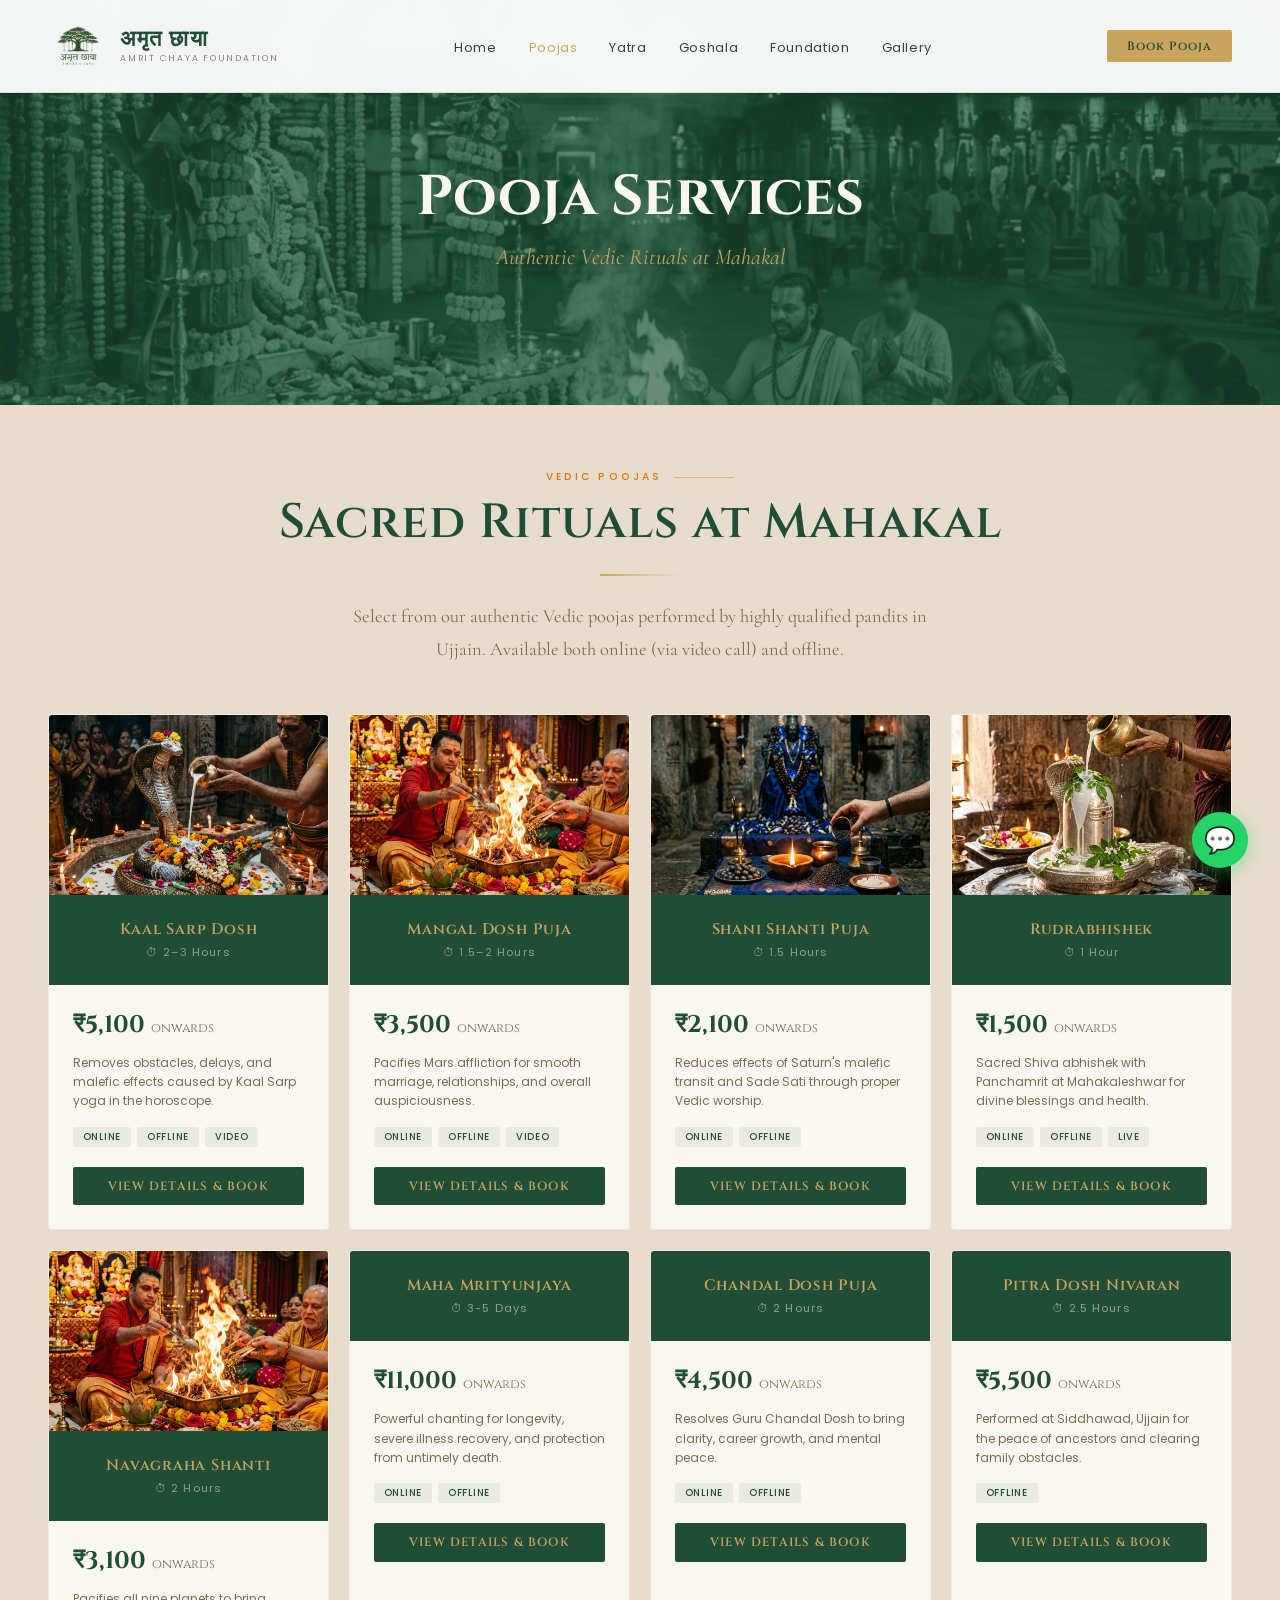
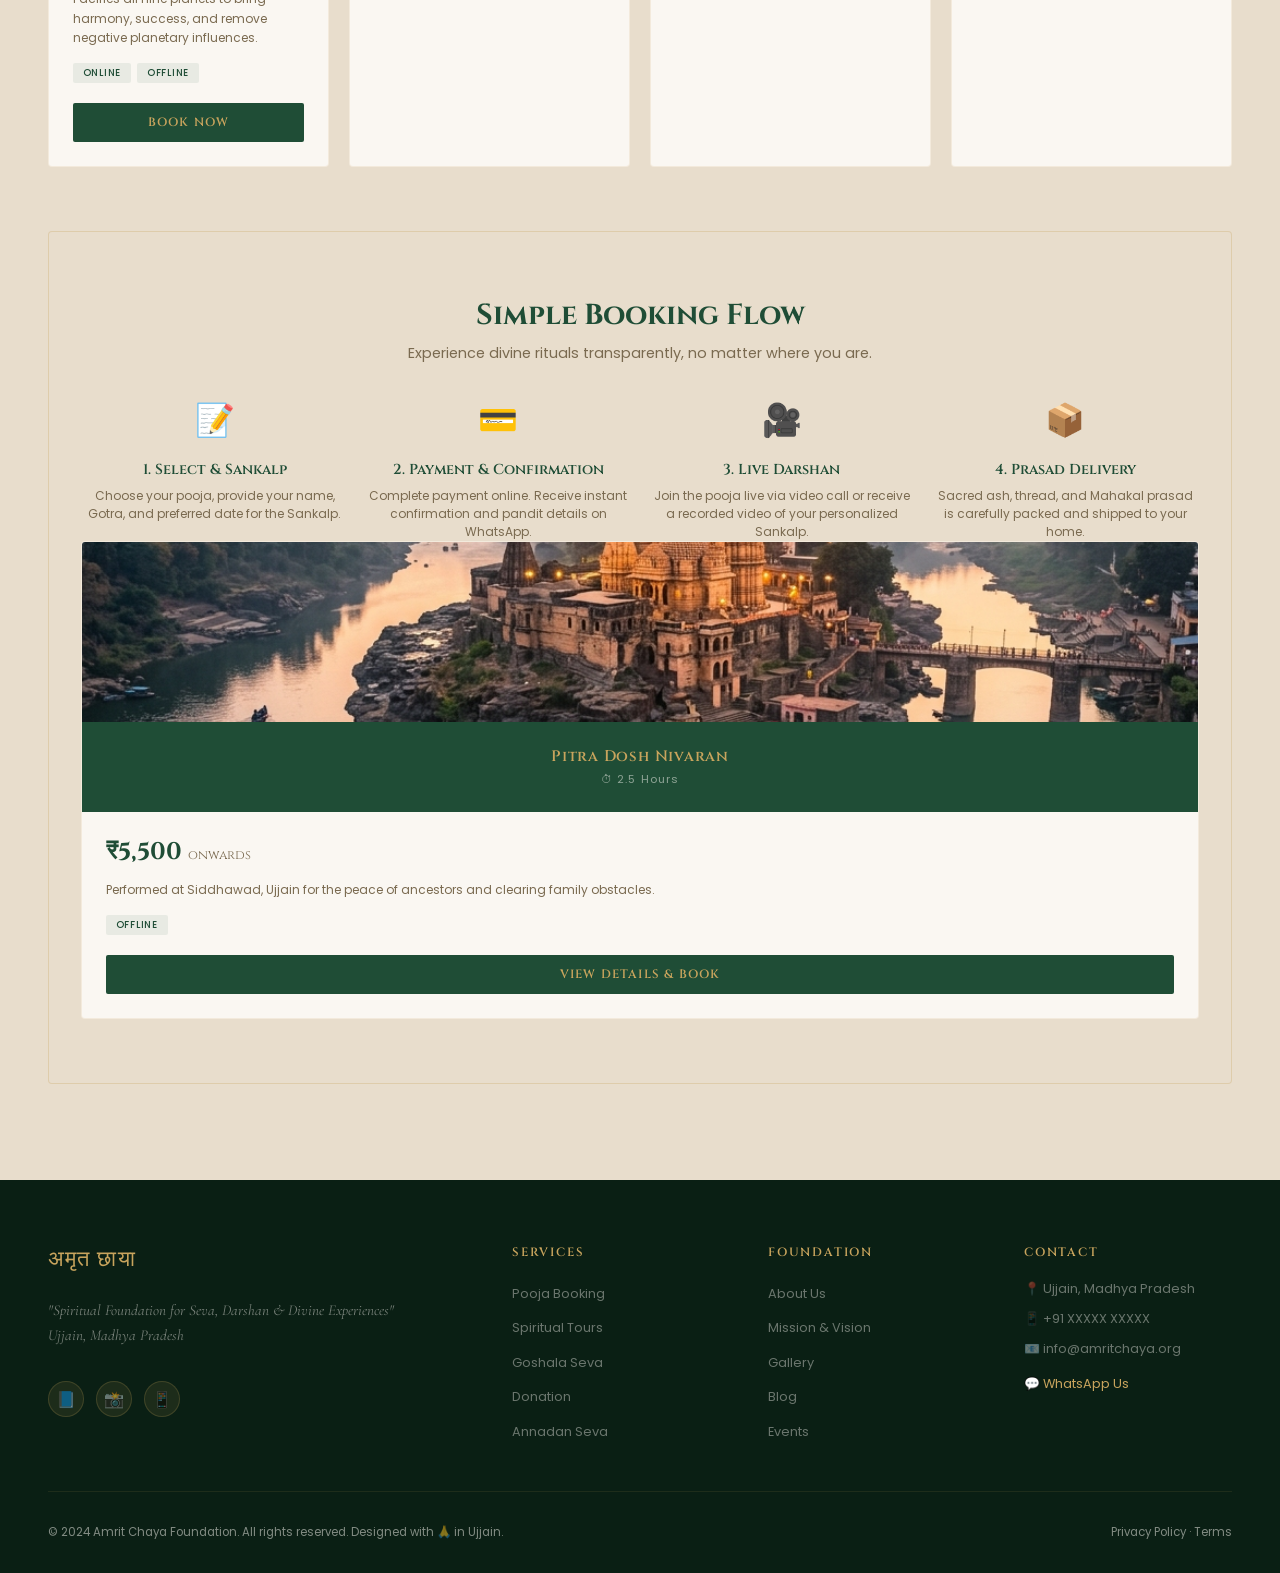
<file: pooja.html>
<!DOCTYPE html>
<html lang="hi">
<head>
<meta charset="UTF-8">
<meta name="viewport" content="width=device-width, initial-scale=1.0">
<title>Pooja Services - Amrit Chaya Foundation</title>
<link href="https://fonts.googleapis.com/css2?family=Cinzel:wght@400;600;700&family=Cormorant+Garamond:ital,wght@0,300;0,400;0,600;1,300;1,400&family=Poppins:wght@300;400;500;600&display=swap" rel="stylesheet">
<link rel="stylesheet" href="style.css">
<style>
  .page-hero {
    padding-top: 120px;
    min-height: 45vh;
    display: flex; align-items: center; justify-content: center;
    text-align: center; background: var(--forest); color: var(--ivory);
    position: relative; overflow: hidden;
  }
  .page-hero-title { font-family: 'Cinzel', serif; font-size: clamp(2rem, 5vw, 3.5rem); margin-bottom: 0.5rem; position: relative; z-index: 2; color: var(--ivory); }
  .page-hero-subtitle { font-family: 'Cormorant Garamond', serif; font-size: clamp(1rem, 2vw, 1.4rem); font-style: italic; color: var(--gold); position: relative; z-index: 2; }
  .hero-img-bg { position: absolute; inset: 0; object-fit: cover; width: 100%; height: 100%; opacity: 0.35; mix-blend-mode: luminosity; }
  
  .booking-flow { background: var(--beige); padding: 4rem 2rem; border-radius: 4px; margin-top: 4rem; border: 1px solid rgba(200,164,93,0.3); }
  .flow-steps { display: flex; justify-content: space-between; gap: 1rem; margin-top: 2rem; flex-wrap: wrap; }
  .flow-step { flex: 1; text-align: center; min-width: 150px; }
  .flow-icon { font-size: 2rem; margin-bottom: 1rem; color: var(--gold); }
  .flow-title { font-family: 'Cinzel', serif; font-size: 0.9rem; font-weight: 600; color: var(--forest); margin-bottom: 0.5rem; }
  .flow-desc { font-size: 0.75rem; color: var(--text-muted); }

  .booking-modal { display: none; position: fixed; inset: 0; background: rgba(0,0,0,0.8); z-index: 1000; align-items: center; justify-content: center; }
  .booking-modal-content { background: var(--ivory); padding: 3rem; border-radius: 4px; max-width: 500px; width: 90%; position: relative; border: 2px solid var(--gold); }
  .close-modal { position: absolute; top: 1rem; right: 1rem; cursor: pointer; font-size: 1.5rem; color: var(--forest); background: none; border: none; }
  .form-group { margin-bottom: 1.25rem; text-align: left; }
  .form-group label { display: block; font-size: 0.8rem; margin-bottom: 0.4rem; color: var(--forest); font-weight: 500; }
  .form-group input, .form-group select { width: 100%; padding: 0.75rem; border: 1px solid rgba(200,164,93,0.5); border-radius: 2px; background: rgba(250,247,242,0.5); font-family: 'Poppins', sans-serif; font-size: 0.85rem; }
  .form-group input:focus, .form-group select:focus { outline: none; border-color: var(--gold); background: var(--ivory); }
</style>
</head>
<body>

<nav>
  <div class="nav-logo">
    <img src="images/logo.png" class="nav-logo-icon" alt="Amrit Chaya Logo" style="object-fit: contain; border-radius: 50%;">
    <div>
      <div class="nav-logo-text">अमृत छाया</div>
      <span class="nav-logo-sub">Amrit Chaya Foundation</span>
    </div>
  </div>
  <ul class="nav-links">
    <li><a href="index.html">Home</a></li>
    <li><a href="pooja.html" style="color: var(--gold);">Poojas</a></li>
    <li><a href="tours.html">Yatra</a></li>
    <li><a href="goshala.html">Goshala</a></li>
    <li><a href="about.html">Foundation</a></li>
    <li><a href="gallery.html">Gallery</a></li>
  </ul>
  <button class="nav-cta" onclick="openBookingModal('General Pooja')">Book Pooja</button>
</nav>

<section class="page-hero">
  <img src="images/pooja_hero_bg.png" class="hero-img-bg" alt="Pooja Services">
  <div>
    <h1 class="page-hero-title">Pooja Services</h1>
    <p class="page-hero-subtitle">Authentic Vedic Rituals at Mahakal</p>
  </div>
</section>

<section class="poojas-section" style="padding-top: 4rem;">
  <div class="section-inner">
    <div class="section-label" style="justify-content: center; text-align: center;">Vedic Poojas</div>
    <h2 class="section-title" style="text-align: center;">Sacred Rituals at Mahakal</h2>
    <div class="gold-divider" style="margin: 1.5rem auto;"></div>
    <p class="section-desc" style="text-align: center; margin: 0 auto; max-width: 600px;">Select from our authentic Vedic poojas performed by highly qualified pandits in Ujjain. Available both online (via video call) and offline.</p>
    
    <div class="poojas-grid">
      <!-- Cards -->
      <div class="pooja-card">
        <div class="pooja-img-container"><img src="images/pooja_kaal_sarp.png" class="pooja-img" alt="Kaal Sarp Dosh"></div>
        <div class="pooja-card-header">
          <div class="pooja-name">Kaal Sarp Dosh</div>
          <div class="pooja-duration">⏱ 2–3 Hours</div>
        </div>
        <div class="pooja-card-body">
          <div class="pooja-price">₹5,100 <span>onwards</span></div>
          <p class="pooja-benefit">Removes obstacles, delays, and malefic effects caused by Kaal Sarp yoga in the horoscope.</p>
          <div class="pooja-tags"><span class="pooja-tag">Online</span><span class="pooja-tag">Offline</span><span class="pooja-tag">Video</span></div>
          <button class="btn-book" onclick="window.location.href='pooja_details.html?id=kaal_sarp'">View Details & Book</button>
        </div>
      </div>
      
      <div class="pooja-card">
        <div class="pooja-img-container"><img src="images/pooja_mangal_dosh.png" class="pooja-img" alt="Mangal Dosh"></div>
        <div class="pooja-card-header">
          <div class="pooja-name">Mangal Dosh Puja</div>
          <div class="pooja-duration">⏱ 1.5–2 Hours</div>
        </div>
        <div class="pooja-card-body">
          <div class="pooja-price">₹3,500 <span>onwards</span></div>
          <p class="pooja-benefit">Pacifies Mars affliction for smooth marriage, relationships, and overall auspiciousness.</p>
          <div class="pooja-tags"><span class="pooja-tag">Online</span><span class="pooja-tag">Offline</span><span class="pooja-tag">Video</span></div>
          <button class="btn-book" onclick="window.location.href='pooja_details.html?id=mangal_dosh'">View Details & Book</button>
        </div>
      </div>
      
      <div class="pooja-card">
        <div class="pooja-img-container"><img src="images/pooja_shani_shanti.png" class="pooja-img" alt="Shani Shanti"></div>
        <div class="pooja-card-header">
          <div class="pooja-name">Shani Shanti Puja</div>
          <div class="pooja-duration">⏱ 1.5 Hours</div>
        </div>
        <div class="pooja-card-body">
          <div class="pooja-price">₹2,100 <span>onwards</span></div>
          <p class="pooja-benefit">Reduces effects of Saturn's malefic transit and Sade Sati through proper Vedic worship.</p>
          <div class="pooja-tags"><span class="pooja-tag">Online</span><span class="pooja-tag">Offline</span></div>
          <button class="btn-book" onclick="window.location.href='pooja_details.html?id=shani_shanti'">View Details & Book</button>
        </div>
      </div>
      
      <div class="pooja-card">
        <div class="pooja-img-container"><img src="images/pooja_rudrabhishek.png" class="pooja-img" alt="Rudrabhishek"></div>
        <div class="pooja-card-header">
          <div class="pooja-name">Rudrabhishek</div>
          <div class="pooja-duration">⏱ 1 Hour</div>
        </div>
        <div class="pooja-card-body">
          <div class="pooja-price">₹1,500 <span>onwards</span></div>
          <p class="pooja-benefit">Sacred Shiva abhishek with Panchamrit at Mahakaleshwar for divine blessings and health.</p>
          <div class="pooja-tags"><span class="pooja-tag">Online</span><span class="pooja-tag">Offline</span><span class="pooja-tag">Live</span></div>
          <button class="btn-book" onclick="window.location.href='pooja_details.html?id=rudrabhishek'">View Details & Book</button>
        </div>
      </div>
      
      <div class="pooja-card">
        <div class="pooja-img-container"><img src="images/pooja_mangal_dosh.png" class="pooja-img" alt="Navagraha"></div>
        <div class="pooja-card-header">
          <div class="pooja-name">Navagraha Shanti</div>
          <div class="pooja-duration">⏱ 2 Hours</div>
        </div>
        <div class="pooja-card-body">
          <div class="pooja-price">₹3,100 <span>onwards</span></div>
          <p class="pooja-benefit">Pacifies all nine planets to bring harmony, success, and remove negative planetary influences.</p>
          <div class="pooja-tags"><span class="pooja-tag">Online</span><span class="pooja-tag">Offline</span></div>
          <button class="btn-book" onclick="openBookingModal('Navagraha Shanti')">Book Now</button>
        </div>
      </div>
      
      <div class="pooja-card">
        <div class="pooja-card-header">
          <div class="pooja-name">Maha Mrityunjaya</div>
          <div class="pooja-duration">⏱ 3-5 Days</div>
        </div>
        <div class="pooja-card-body">
          <div class="pooja-price">₹11,000 <span>onwards</span></div>
          <p class="pooja-benefit">Powerful chanting for longevity, severe illness recovery, and protection from untimely death.</p>
          <div class="pooja-tags"><span class="pooja-tag">Online</span><span class="pooja-tag">Offline</span></div>
          <button class="btn-book" onclick="window.location.href='pooja_details.html?id=maha_mrityunjaya'">View Details & Book</button>
        </div>
      </div>
      
      <div class="pooja-card">
        <div class="pooja-card-header">
          <div class="pooja-name">Chandal Dosh Puja</div>
          <div class="pooja-duration">⏱ 2 Hours</div>
        </div>
        <div class="pooja-card-body">
          <div class="pooja-price">₹4,500 <span>onwards</span></div>
          <p class="pooja-benefit">Resolves Guru Chandal Dosh to bring clarity, career growth, and mental peace.</p>
          <div class="pooja-tags"><span class="pooja-tag">Online</span><span class="pooja-tag">Offline</span></div>
          <button class="btn-book" onclick="window.location.href='pooja_details.html?id=chandal_dosh'">View Details & Book</button>
        </div>
      </div>
      
      <div class="pooja-card">
        <div class="pooja-card-header">
          <div class="pooja-name">Pitra Dosh Nivaran</div>
          <div class="pooja-duration">⏱ 2.5 Hours</div>
        </div>
        <div class="pooja-card-body">
          <div class="pooja-price">₹5,500 <span>onwards</span></div>
          <p class="pooja-benefit">Performed at Siddhawad, Ujjain for the peace of ancestors and clearing family obstacles.</p>
          <div class="pooja-tags"><span class="pooja-tag">Offline</span></div>
          <button class="btn-book" onclick="window.location.href='pooja_details.html?id=pitra_dosh'">View Details & Book</button>
        </div>
      </div>
    </div>

    <!-- Booking Flow Explanation -->
    <div class="booking-flow">
      <h3 style="font-family: 'Cinzel', serif; font-size: 1.8rem; color: var(--forest); text-align: center; margin-bottom: 0.5rem;">Simple Booking Flow</h3>
      <p style="text-align: center; color: var(--text-muted); font-size: 0.9rem;">Experience divine rituals transparently, no matter where you are.</p>
      
      <div class="flow-steps">
        <div class="flow-step">
          <div class="flow-icon">📝</div>
          <div class="flow-title">1. Select & Sankalp</div>
          <div class="flow-desc">Choose your pooja, provide your name, Gotra, and preferred date for the Sankalp.</div>
        </div>
        <div class="flow-step">
          <div class="flow-icon">💳</div>
          <div class="flow-title">2. Payment & Confirmation</div>
          <div class="flow-desc">Complete payment online. Receive instant confirmation and pandit details on WhatsApp.</div>
        </div>
        <div class="flow-step">
          <div class="flow-icon">🎥</div>
          <div class="flow-title">3. Live Darshan</div>
          <div class="flow-desc">Join the pooja live via video call or receive a recorded video of your personalized Sankalp.</div>
        </div>
        <div class="flow-step">
          <div class="flow-icon">📦</div>
          <div class="flow-title">4. Prasad Delivery</div>
          <div class="flow-desc">Sacred ash, thread, and Mahakal prasad is carefully packed and shipped to your home.</div>
        </div>
      </div>

      <div class="pooja-card">
        <div class="pooja-img-container">
          <img src="images/tour_omkareshwar.png" class="pooja-img" alt="Pitra Dosh Nivaran">
        </div>
        <div class="pooja-card-header">
          <div class="pooja-name">Pitra Dosh Nivaran</div>
          <div class="pooja-duration">⏱ 2.5 Hours</div>
        </div>
        <div class="pooja-card-body">
          <div class="pooja-price">₹5,500 <span>onwards</span></div>
          <p class="pooja-benefit">Performed at Siddhawad, Ujjain for the peace of ancestors and clearing family obstacles.</p>
          <div class="pooja-tags">
            <span class="pooja-tag">Offline</span>
          </div>
          <button class="btn-book" onclick="window.location.href='pooja_details.html?id=pitra_dosh'">View Details & Book</button>
        </div>
      </div>
    </div>
  </div>
</section>

<!-- Modal --><!-- Modal -->
<div id="bookingModal" class="booking-modal">
  <div class="booking-modal-content">
    <button class="close-modal" onclick="closeBookingModal()">×</button>
    <div style="text-align: center; margin-bottom: 2rem;">
      <h3 id="bookingItemName" style="font-family: 'Cinzel', serif; color: var(--forest); font-size: 1.5rem;">Book Pooja</h3>
      <p style="font-size: 0.8rem; color: var(--text-muted); margin-top: 0.5rem;">Fill out your details to receive WhatsApp confirmation.</p>
    </div>
    <form onsubmit="event.preventDefault(); alert('Booking requested! Our pandit will contact you on WhatsApp shortly.'); closeBookingModal();">
      <input type="hidden" id="poojaSelection" name="poojaSelection">
      <div class="form-group">
        <label>Your Name / Sankalp Name</label>
        <input type="text" placeholder="Enter full name" required>
      </div>
      <div class="form-group">
        <label>Gotra (Optional)</label>
        <input type="text" placeholder="Enter your Gotra">
      </div>
      <div class="form-group">
        <label>WhatsApp Number</label>
        <input type="tel" placeholder="+91 XXXXX XXXXX" required>
      </div>
      <div class="form-group" style="display: flex; gap: 1rem;">
        <div style="flex: 1;">
          <label>Preferred Date</label>
          <input type="date" required>
        </div>
        <div style="flex: 1;">
          <label>Mode</label>
          <select required>
            <option value="online">Online (Video Call)</option>
            <option value="offline">Offline (In Ujjain)</option>
          </select>
        </div>
      </div>
      <button type="submit" class="btn-primary" style="width: 100%; margin-top: 1rem; padding: 1rem;">Confirm & Pay via WhatsApp</button>
    </form>
  </div>
</div>

<footer>
  <div class="footer-inner">
    <div class="footer-top">
      <div class="footer-brand">
        <div style="font-family: 'Cinzel', serif; font-size: 1.4rem; color: var(--gold); letter-spacing: 0.05em; margin-bottom: 0.5rem;">अमृत छाया</div>
        <p class="footer-tagline">"Spiritual Foundation for Seva, Darshan & Divine Experiences"<br>Ujjain, Madhya Pradesh</p>
        <div style="display: flex; gap: 0.75rem; margin-top: 1rem;">
          <div style="width: 36px; height: 36px; background: rgba(200,164,93,0.1); border: 1px solid rgba(200,164,93,0.2); border-radius: 50%; display: flex; align-items: center; justify-content: center; cursor: pointer; font-size: 1rem;">📘</div>
          <div style="width: 36px; height: 36px; background: rgba(200,164,93,0.1); border: 1px solid rgba(200,164,93,0.2); border-radius: 50%; display: flex; align-items: center; justify-content: center; cursor: pointer; font-size: 1rem;">📸</div>
          <div style="width: 36px; height: 36px; background: rgba(200,164,93,0.1); border: 1px solid rgba(200,164,93,0.2); border-radius: 50%; display: flex; align-items: center; justify-content: center; cursor: pointer; font-size: 1rem;">📱</div>
        </div>
      </div>
      <div>
        <div class="footer-heading">Services</div>
        <ul class="footer-links">
          <li><a href="pooja.html">Pooja Booking</a></li>
          <li><a href="tours.html">Spiritual Tours</a></li>
          <li><a href="goshala.html">Goshala Seva</a></li>
          <li><a href="donate.html">Donation</a></li>
          <li><a href="donate.html">Annadan Seva</a></li>
        </ul>
      </div>
      <div>
        <div class="footer-heading">Foundation</div>
        <ul class="footer-links">
          <li><a href="about.html">About Us</a></li>
          <li><a href="about.html">Mission & Vision</a></li>
          <li><a href="gallery.html">Gallery</a></li>
          <li><a href="blogs.html">Blog</a></li>
          <li><a href="about.html">Events</a></li>
        </ul>
      </div>
      <div>
        <div class="footer-heading">Contact</div>
        <ul class="footer-links" style="gap: 0.75rem;">
          <li style="font-size: 0.8rem; color: rgba(250,247,242,0.4);">📍 Ujjain, Madhya Pradesh</li>
          <li style="font-size: 0.8rem; color: rgba(250,247,242,0.4);">📱 +91 XXXXX XXXXX</li>
          <li style="font-size: 0.8rem; color: rgba(250,247,242,0.4);">📧 info@amritchaya.org</li>
          <li><a href="#" style="color: var(--gold); font-size: 0.8rem;">💬 WhatsApp Us</a></li>
        </ul>
      </div>
    </div>
    <div class="footer-bottom">
      <span class="footer-copy">© 2024 Amrit Chaya Foundation. All rights reserved. Designed with 🙏 in Ujjain.</span>
      <span style="font-size: 0.72rem;">Privacy Policy · Terms</span>
    </div>
  </div>
</footer>

<button class="whatsapp-fab" title="WhatsApp">💬</button>

<script>
  function openBookingModal(itemName) {
    const modal = document.getElementById('bookingModal');
    if (modal) {
      modal.style.display = 'flex';
      document.getElementById('bookingItemName').innerText = 'Booking: ' + itemName;
      document.getElementById('poojaSelection').value = itemName;
    }
  }
  function closeBookingModal() {
    const modal = document.getElementById('bookingModal');
    if (modal) {
      modal.style.display = 'none';
    }
  }
</script>
</body>
</html>
</file>
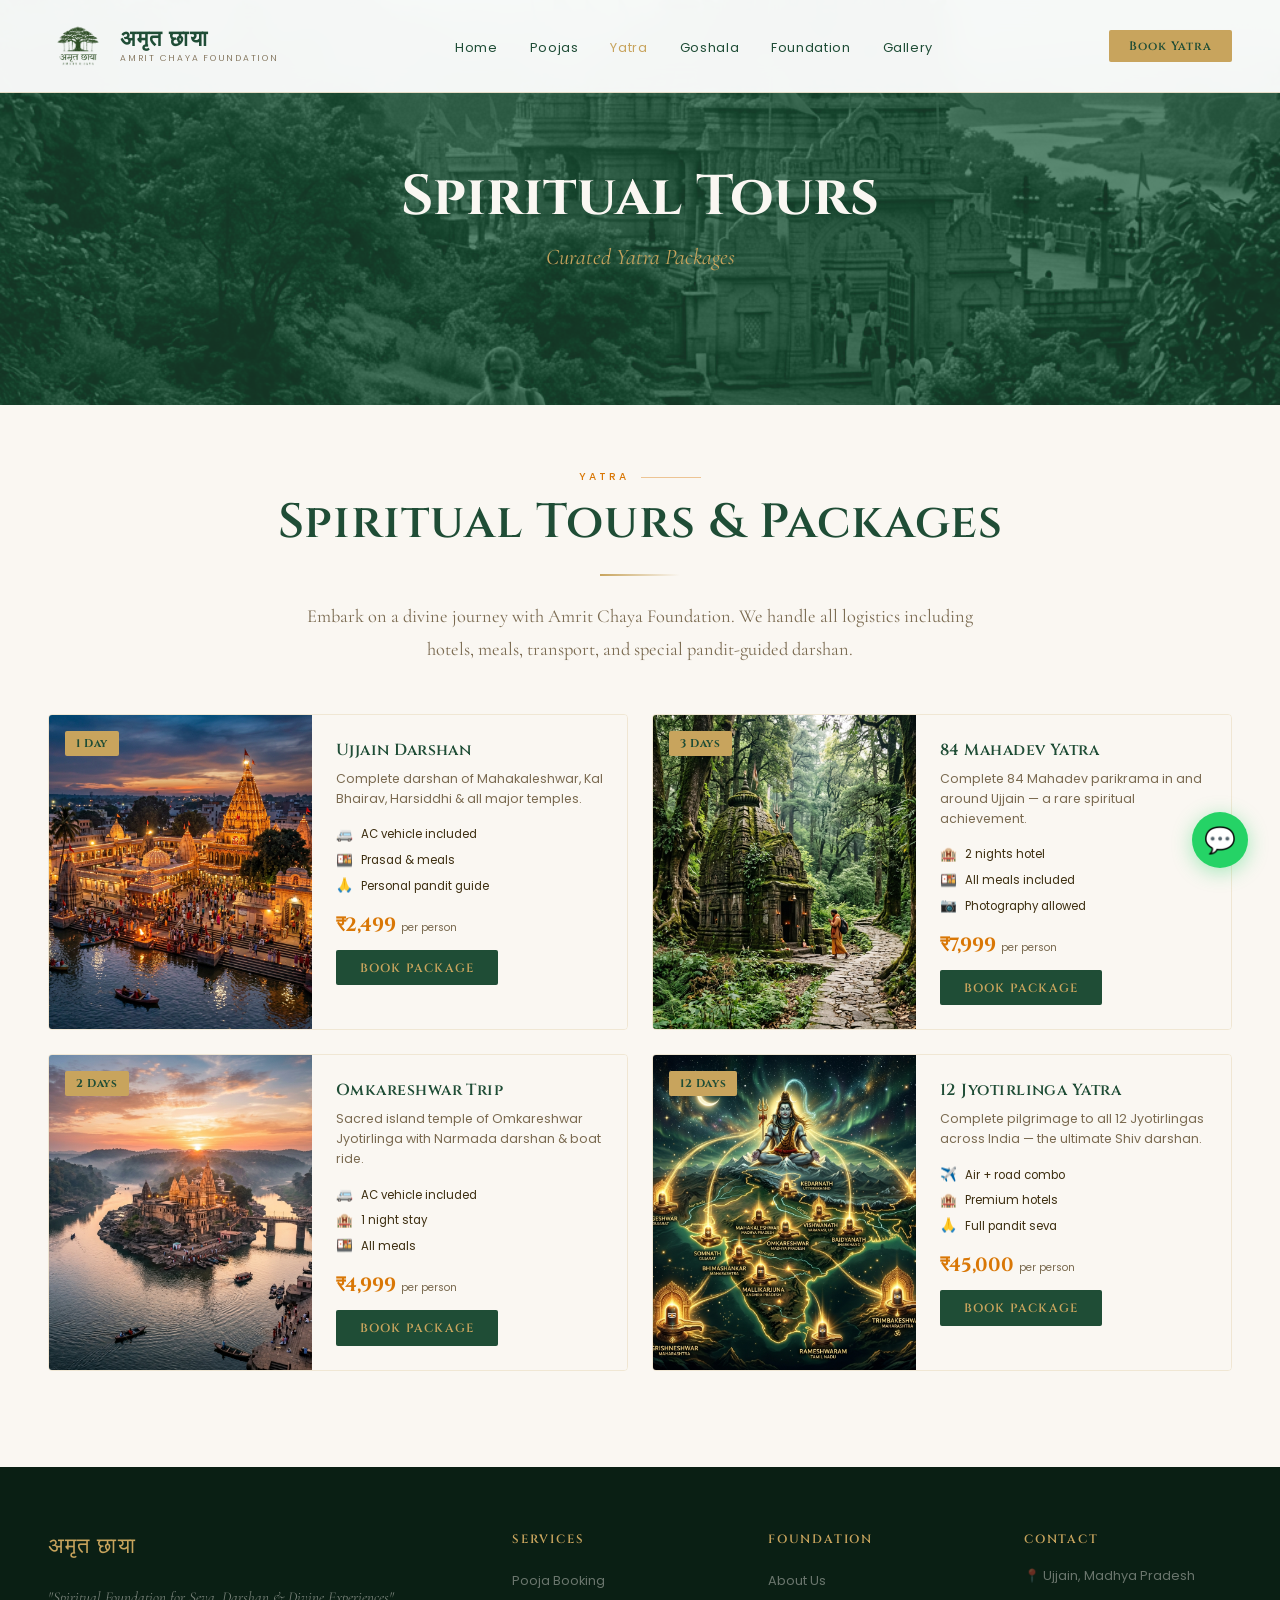
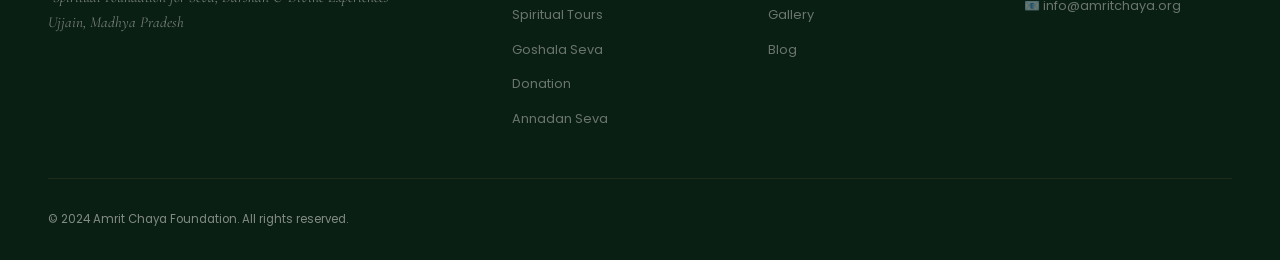
<file: tours.html>
<!DOCTYPE html>
<html lang="hi">
<head>
<meta charset="UTF-8">
<meta name="viewport" content="width=device-width, initial-scale=1.0">
<title>Spiritual Tours - Amrit Chaya Foundation</title>
<link href="https://fonts.googleapis.com/css2?family=Cinzel:wght@400;600;700&family=Cormorant+Garamond:ital,wght@0,300;0,400;0,600;1,300;1,400&family=Poppins:wght@300;400;500;600&display=swap" rel="stylesheet">
<link rel="stylesheet" href="style.css">
<style>
  .page-hero {
    padding-top: 120px;
    min-height: 45vh;
    display: flex; align-items: center; justify-content: center;
    text-align: center; background: var(--forest); color: var(--ivory);
    position: relative; overflow: hidden;
  }
  .page-hero-title { font-family: 'Cinzel', serif; font-size: clamp(2rem, 5vw, 3.5rem); margin-bottom: 0.5rem; position: relative; z-index: 2; color: var(--ivory); }
  .page-hero-subtitle { font-family: 'Cormorant Garamond', serif; font-size: clamp(1rem, 2vw, 1.4rem); font-style: italic; color: var(--gold); position: relative; z-index: 2; }
  .hero-img-bg { position: absolute; inset: 0; object-fit: cover; width: 100%; height: 100%; opacity: 0.35; mix-blend-mode: luminosity; }
  
  .booking-modal { display: none; position: fixed; inset: 0; background: rgba(0,0,0,0.8); z-index: 1000; align-items: center; justify-content: center; }
  .booking-modal-content { background: var(--ivory); padding: 3rem; border-radius: 4px; max-width: 500px; width: 90%; position: relative; border: 2px solid var(--gold); }
  .close-modal { position: absolute; top: 1rem; right: 1rem; cursor: pointer; font-size: 1.5rem; color: var(--forest); background: none; border: none; }
  .form-group { margin-bottom: 1.25rem; text-align: left; }
  .form-group label { display: block; font-size: 0.8rem; margin-bottom: 0.4rem; color: var(--forest); font-weight: 500; }
  .form-group input, .form-group select { width: 100%; padding: 0.75rem; border: 1px solid rgba(200,164,93,0.5); border-radius: 2px; background: rgba(250,247,242,0.5); font-family: 'Poppins', sans-serif; font-size: 0.85rem; }
  .form-group input:focus, .form-group select:focus { outline: none; border-color: var(--gold); background: var(--ivory); }
</style>
</head>
<body>

<nav>
  <div class="nav-logo">
    <img src="images/logo.png" class="nav-logo-icon" alt="Amrit Chaya Logo" style="object-fit: contain; border-radius: 50%;">
    <div>
      <div class="nav-logo-text">अमृत छाया</div>
      <span class="nav-logo-sub">Amrit Chaya Foundation</span>
    </div>
  </div>
  <ul class="nav-links">
    <li><a href="index.html">Home</a></li>
    <li><a href="pooja.html">Poojas</a></li>
    <li><a href="tours.html" style="color: var(--gold);">Yatra</a></li>
    <li><a href="goshala.html">Goshala</a></li>
    <li><a href="about.html">Foundation</a></li>
    <li><a href="gallery.html">Gallery</a></li>
  </ul>
  <button class="nav-cta" onclick="openBookingModal('Spiritual Tour')">Book Yatra</button>
</nav>

<section class="page-hero">
  <img src="images/tours_hero_bg.png" class="hero-img-bg" alt="Spiritual Tours">
  <div>
    <h1 class="page-hero-title">Spiritual Tours</h1>
    <p class="page-hero-subtitle">Curated Yatra Packages</p>
  </div>
</section>

<section class="tours-section" style="padding-top: 4rem;">
  <div class="section-inner">
    <div class="section-label" style="justify-content: center; text-align: center;">Yatra</div>
    <h2 class="section-title" style="text-align: center;">Spiritual Tours & Packages</h2>
    <div class="gold-divider" style="margin: 1.5rem auto;"></div>
    <p class="section-desc" style="text-align: center; margin: 0 auto; max-width: 700px;">Embark on a divine journey with Amrit Chaya Foundation. We handle all logistics including hotels, meals, transport, and special pandit-guided darshan.</p>
    
    <div class="tours-grid">
      <!-- Tour Cards -->
      <div class="tour-card">
        <div class="tour-img" style="background: url('images/tour_ujjain.png') center/cover;">
          <span class="tour-days-badge">1 Day</span>
          </div>
        <div class="tour-info">
          <div class="tour-name">Ujjain Darshan</div>
          <p class="tour-desc">Complete darshan of Mahakaleshwar, Kal Bhairav, Harsiddhi & all major temples.</p>
          <div class="tour-meta">
            <div class="tour-meta-item"><span class="tour-meta-icon">🚐</span> AC vehicle included</div>
            <div class="tour-meta-item"><span class="tour-meta-icon">🍱</span> Prasad & meals</div>
            <div class="tour-meta-item"><span class="tour-meta-icon">🙏</span> Personal pandit guide</div>
          </div>
          <div class="tour-price">₹2,499 <small>per person</small></div>
          <button class="btn-book" style="width:auto; padding: 0.6rem 1.5rem;" onclick="openBookingModal('Ujjain Darshan')">Book Package</button>
        </div>
      </div>
      <div class="tour-card">
        <div class="tour-img" style="background: url('images/tour_84_mahadev.png') center/cover;">
          <span class="tour-days-badge">3 Days</span>
          </div>
        <div class="tour-info">
          <div class="tour-name">84 Mahadev Yatra</div>
          <p class="tour-desc">Complete 84 Mahadev parikrama in and around Ujjain — a rare spiritual achievement.</p>
          <div class="tour-meta">
            <div class="tour-meta-item"><span class="tour-meta-icon">🏨</span> 2 nights hotel</div>
            <div class="tour-meta-item"><span class="tour-meta-icon">🍱</span> All meals included</div>
            <div class="tour-meta-item"><span class="tour-meta-icon">📷</span> Photography allowed</div>
          </div>
          <div class="tour-price">₹7,999 <small>per person</small></div>
          <button class="btn-book" style="width:auto; padding: 0.6rem 1.5rem;" onclick="openBookingModal('84 Mahadev Yatra')">Book Package</button>
        </div>
      </div>
      <div class="tour-card">
        <div class="tour-img" style="background: url('images/tour_omkareshwar.png') center/cover;">
          <span class="tour-days-badge">2 Days</span>
          </div>
        <div class="tour-info">
          <div class="tour-name">Omkareshwar Trip</div>
          <p class="tour-desc">Sacred island temple of Omkareshwar Jyotirlinga with Narmada darshan & boat ride.</p>
          <div class="tour-meta">
            <div class="tour-meta-item"><span class="tour-meta-icon">🚐</span> AC vehicle included</div>
            <div class="tour-meta-item"><span class="tour-meta-icon">🏨</span> 1 night stay</div>
            <div class="tour-meta-item"><span class="tour-meta-icon">🍱</span> All meals</div>
          </div>
          <div class="tour-price">₹4,999 <small>per person</small></div>
          <button class="btn-book" style="width:auto; padding: 0.6rem 1.5rem;" onclick="openBookingModal('Omkareshwar Trip')">Book Package</button>
        </div>
      </div>
      <div class="tour-card">
        <div class="tour-img" style="background: url('images/tour_12_jyotirlinga.png') center/cover;">
          <span class="tour-days-badge">12 Days</span>
          </div>
        <div class="tour-info">
          <div class="tour-name">12 Jyotirlinga Yatra</div>
          <p class="tour-desc">Complete pilgrimage to all 12 Jyotirlingas across India — the ultimate Shiv darshan.</p>
          <div class="tour-meta">
            <div class="tour-meta-item"><span class="tour-meta-icon">✈️</span> Air + road combo</div>
            <div class="tour-meta-item"><span class="tour-meta-icon">🏨</span> Premium hotels</div>
            <div class="tour-meta-item"><span class="tour-meta-icon">🙏</span> Full pandit seva</div>
          </div>
          <div class="tour-price">₹45,000 <small>per person</small></div>
          <button class="btn-book" style="width:auto; padding: 0.6rem 1.5rem;" onclick="openBookingModal('12 Jyotirlinga Yatra')">Book Package</button>
        </div>
      </div>
    </div>
  </div>
</section>

<!-- Modal -->
<div id="bookingModal" class="booking-modal">
  <div class="booking-modal-content">
    <button class="close-modal" onclick="closeBookingModal()">×</button>
    <div style="text-align: center; margin-bottom: 2rem;">
      <h3 id="bookingItemName" style="font-family: 'Cinzel', serif; color: var(--forest); font-size: 1.5rem;">Book Package</h3>
      <p style="font-size: 0.8rem; color: var(--text-muted); margin-top: 0.5rem;">Fill out your details and our Yatra coordinator will contact you.</p>
    </div>
    <form onsubmit="event.preventDefault(); alert('Booking requested! Our team will contact you shortly.'); closeBookingModal();">
      <input type="hidden" id="poojaSelection" name="poojaSelection">
      <div class="form-group">
        <label>Your Name</label>
        <input type="text" placeholder="Enter full name" required>
      </div>
      <div class="form-group">
        <label>Number of Travelers</label>
        <input type="number" min="1" placeholder="Enter traveler count" required>
      </div>
      <div class="form-group">
        <label>WhatsApp Number</label>
        <input type="tel" placeholder="+91 XXXXX XXXXX" required>
      </div>
      <div class="form-group">
        <label>Preferred Travel Date</label>
        <input type="date" required>
      </div>
      <button type="submit" class="btn-primary" style="width: 100%; margin-top: 1rem; padding: 1rem;">Confirm Request</button>
    </form>
  </div>
</div>

<footer>
  <div class="footer-inner">
    <div class="footer-top">
      <div class="footer-brand">
        <div style="font-family: 'Cinzel', serif; font-size: 1.4rem; color: var(--gold); letter-spacing: 0.05em; margin-bottom: 0.5rem;">अमृत छाया</div>
        <p class="footer-tagline">"Spiritual Foundation for Seva, Darshan & Divine Experiences"<br>Ujjain, Madhya Pradesh</p>
      </div>
      <div>
        <div class="footer-heading">Services</div>
        <ul class="footer-links">
          <li><a href="pooja.html">Pooja Booking</a></li>
          <li><a href="tours.html">Spiritual Tours</a></li>
          <li><a href="goshala.html">Goshala Seva</a></li>
          <li><a href="donate.html">Donation</a></li>
          <li><a href="donate.html">Annadan Seva</a></li>
        </ul>
      </div>
      <div>
        <div class="footer-heading">Foundation</div>
        <ul class="footer-links">
          <li><a href="about.html">About Us</a></li>
          <li><a href="gallery.html">Gallery</a></li>
          <li><a href="blogs.html">Blog</a></li>
        </ul>
      </div>
      <div>
        <div class="footer-heading">Contact</div>
        <ul class="footer-links" style="gap: 0.75rem;">
          <li style="font-size: 0.8rem; color: rgba(250,247,242,0.4);">📍 Ujjain, Madhya Pradesh</li>
          <li style="font-size: 0.8rem; color: rgba(250,247,242,0.4);">📧 info@amritchaya.org</li>
        </ul>
      </div>
    </div>
    <div class="footer-bottom">
      <span class="footer-copy">© 2024 Amrit Chaya Foundation. All rights reserved.</span>
    </div>
  </div>
</footer>

<button class="whatsapp-fab" title="WhatsApp">💬</button>

<script>
  function openBookingModal(itemName) {
    const modal = document.getElementById('bookingModal');
    if (modal) {
      modal.style.display = 'flex';
      document.getElementById('bookingItemName').innerText = 'Book: ' + itemName;
      document.getElementById('poojaSelection').value = itemName;
    }
  }
  function closeBookingModal() {
    const modal = document.getElementById('bookingModal');
    if (modal) {
      modal.style.display = 'none';
    }
  }
</script>
</body>
</html>
</file>
<file: style.css>
*, *::before, *::after { box-sizing: border-box; margin: 0; padding: 0; }
  
  :root {
    --forest: #1F4D36;
    --forest-light: #2a6649;
    --gold: #C8A45D;
    --gold-light: #e2c07a;
    --saffron: #D97706;
    --ivory: #FAF7F2;
    --beige: #E8DDCC;
    --beige-dark: #d4c4aa;
    --text-dark: #1a1208;
    --text-mid: #3d2e10;
    --text-muted: #7a6a50;
  }

  html { scroll-behavior: smooth; }

  body {
    font-family: 'Poppins', sans-serif;
    background: var(--ivory);
    color: var(--text-dark);
    overflow-x: hidden;
  }

  /* NAV */
  nav {
    position: fixed;
    top: 0; left: 0; right: 0;
    z-index: 100;
    display: flex;
    align-items: center;
    justify-content: space-between;
    padding: 1rem 3rem;
    background: rgba(255,255,255,0.95);
    backdrop-filter: blur(12px);
    border-bottom: 1px solid rgba(200,164,93,0.3);
  }
  .nav-logo {
    display: flex; align-items: center; gap: 0.75rem;
  }
  .nav-logo-icon {
    width: 60px; height: 60px;
  }
  .nav-logo-text {
    font-family: 'Cinzel', serif;
    font-size: 1.4rem;
    font-weight: 600;
    color: var(--forest);
    letter-spacing: 0.05em;
    line-height: 1.1;
  }
  .nav-logo-sub {
    font-family: 'Poppins', sans-serif;
    font-size: 0.55rem;
    font-weight: 300;
    color: var(--text-muted);
    letter-spacing: 0.2em;
    text-transform: uppercase;
    display: block;
  }
  .nav-links {
    display: flex; gap: 2rem; list-style: none;
  }
  .nav-links a {
    font-family: 'Poppins', sans-serif;
    font-size: 0.8rem;
    font-weight: 400;
    color: var(--forest);
    text-decoration: none;
    letter-spacing: 0.05em;
    transition: color 0.2s;
  }
  .nav-links a:hover { color: var(--gold); }
  .nav-cta {
    background: var(--gold);
    color: var(--forest);
    border: none;
    padding: 0.5rem 1.25rem;
    border-radius: 2px;
    font-family: 'Cinzel', serif;
    font-size: 0.75rem;
    font-weight: 600;
    letter-spacing: 0.08em;
    cursor: pointer;
    transition: background 0.2s;
  }
  .nav-cta:hover { background: var(--gold-light); }

  /* HERO */
  .hero {
    min-height: 100vh;
    position: relative;
    display: flex;
    align-items: center;
    justify-content: center;
    overflow: hidden;
    background: var(--forest);
  }
  .hero-bg {
    position: absolute; inset: 0;
    background:
      radial-gradient(ellipse at 20% 50%, rgba(200,164,93,0.12) 0%, transparent 60%),
      radial-gradient(ellipse at 80% 20%, rgba(217,119,6,0.08) 0%, transparent 50%),
      linear-gradient(160deg, #0d2a1c 0%, #1F4D36 45%, #162d22 100%);
  }
  .hero-pattern {
    position: absolute; inset: 0;
    opacity: 0.04;
    background-image:
      repeating-linear-gradient(0deg, transparent, transparent 39px, rgba(200,164,93,1) 39px, rgba(200,164,93,1) 40px),
      repeating-linear-gradient(90deg, transparent, transparent 39px, rgba(200,164,93,1) 39px, rgba(200,164,93,1) 40px);
  }
  .hero-mandala {
    position: absolute;
    right: -120px; top: 50%;
    transform: translateY(-50%);
    width: 700px; height: 700px;
    opacity: 0.06;
  }
  .hero-content {
    position: relative;
    z-index: 2;
    text-align: center;
    padding: 0 2rem;
    max-width: 900px;
    animation: fadeUp 1.2s ease both;
  }
  @keyframes fadeUp {
    from { opacity: 0; transform: translateY(40px); }
    to { opacity: 1; transform: translateY(0); }
  }
  .hero-eyebrow {
    font-family: 'Poppins', sans-serif;
    font-size: 0.7rem;
    font-weight: 400;
    letter-spacing: 0.35em;
    text-transform: uppercase;
    color: var(--gold);
    margin-bottom: 1.5rem;
    display: flex; align-items: center; justify-content: center; gap: 1rem;
  }
  .hero-eyebrow::before, .hero-eyebrow::after {
    content: '';
    width: 40px; height: 1px;
    background: var(--gold);
    opacity: 0.5;
  }
  .hero-title {
    font-family: 'Cinzel', serif;
    font-size: clamp(2.5rem, 6vw, 5rem);
    font-weight: 700;
    color: var(--ivory);
    line-height: 1.05;
    letter-spacing: 0.03em;
    margin-bottom: 0.5rem;
  }
  .hero-title-gold { color: var(--gold); }
  .hero-subtitle {
    font-family: 'Cormorant Garamond', serif;
    font-size: clamp(1.1rem, 2.5vw, 1.6rem);
    font-weight: 300;
    font-style: italic;
    color: rgba(250,247,242,0.65);
    margin-bottom: 2.5rem;
    letter-spacing: 0.02em;
  }
  .hero-tagline {
    font-family: 'Cormorant Garamond', serif;
    font-size: clamp(1rem, 2vw, 1.3rem);
    font-weight: 400;
    color: rgba(200,164,93,0.8);
    margin-bottom: 3rem;
    letter-spacing: 0.05em;
  }
  .hero-btns {
    display: flex;
    gap: 1rem;
    justify-content: center;
    flex-wrap: wrap;
  }
  .btn-primary {
    background: var(--gold);
    color: var(--text-dark);
    padding: 0.9rem 2.2rem;
    border: none;
    font-family: 'Cinzel', serif;
    font-size: 0.8rem;
    font-weight: 600;
    letter-spacing: 0.1em;
    cursor: pointer;
    text-transform: uppercase;
    transition: all 0.25s;
    border-radius: 2px;
  }
  .btn-primary:hover { background: var(--gold-light); transform: translateY(-2px); }
  .btn-outline {
    background: transparent;
    color: var(--ivory);
    padding: 0.9rem 2.2rem;
    border: 1px solid rgba(250,247,242,0.3);
    font-family: 'Cinzel', serif;
    font-size: 0.8rem;
    font-weight: 600;
    letter-spacing: 0.1em;
    cursor: pointer;
    text-transform: uppercase;
    transition: all 0.25s;
    border-radius: 2px;
  }
  .btn-outline:hover { border-color: var(--gold); color: var(--gold); transform: translateY(-2px); }
  .hero-scroll {
    position: absolute;
    bottom: 2.5rem; left: 50%;
    transform: translateX(-50%);
    display: flex; flex-direction: column; align-items: center; gap: 0.5rem;
    color: rgba(200,164,93,0.5);
    font-size: 0.65rem;
    letter-spacing: 0.2em;
    text-transform: uppercase;
    animation: scrollBounce 2s ease-in-out infinite;
  }
  @keyframes scrollBounce {
    0%,100% { transform: translateX(-50%) translateY(0); }
    50% { transform: translateX(-50%) translateY(6px); }
  }
  .scroll-line {
    width: 1px; height: 40px;
    background: linear-gradient(to bottom, rgba(200,164,93,0.5), transparent);
  }

  /* SECTION COMMON */
  section { padding: 6rem 3rem; }
  .section-inner { max-width: 1200px; margin: 0 auto; }
  .section-label {
    font-size: 0.65rem;
    font-weight: 500;
    letter-spacing: 0.3em;
    text-transform: uppercase;
    color: var(--saffron);
    margin-bottom: 0.75rem;
    display: flex; align-items: center; gap: 0.75rem;
  }
  .section-label::after {
    content: '';
    flex: 1; max-width: 60px; height: 1px;
    background: var(--saffron); opacity: 0.4;
  }
  .section-title {
    font-family: 'Cinzel', serif;
    font-size: clamp(1.8rem, 4vw, 3rem);
    font-weight: 600;
    color: var(--forest);
    letter-spacing: 0.02em;
    line-height: 1.1;
    margin-bottom: 1rem;
  }
  .section-desc {
    font-family: 'Cormorant Garamond', serif;
    font-size: 1.15rem;
    font-weight: 400;
    color: var(--text-muted);
    line-height: 1.8;
    max-width: 600px;
  }
  .gold-divider {
    width: 80px; height: 2px;
    background: linear-gradient(to right, var(--gold), transparent);
    margin: 1.5rem 0;
  }

  /* ABOUT */
  .about-section {
    background: var(--ivory);
  }
  .about-grid {
    display: grid;
    grid-template-columns: 1fr 1fr;
    gap: 5rem;
    align-items: center;
  }
  .about-visual {
    position: relative;
  }
  .about-img-frame {
    width: 100%;
    aspect-ratio: 4/5;
    background: linear-gradient(135deg, var(--forest) 0%, var(--forest-light) 100%);
    border-radius: 4px;
    position: relative;
    overflow: hidden;
    display: flex; align-items: center; justify-content: center;
  }
  .about-img-overlay {
    position: absolute; inset: 0;
    background: url("data:image/svg+xml,%3Csvg width='60' height='60' xmlns='http://www.w3.org/2000/svg'%3E%3Cpath d='M30 5 L35 20 L50 20 L38 30 L43 45 L30 35 L17 45 L22 30 L10 20 L25 20 Z' fill='none' stroke='rgba(200,164,93,0.15)' stroke-width='1'/%3E%3C/svg%3E") repeat;
  }
  .about-img-tree {
    z-index: 1; opacity: 0.9;
  }
  .about-badge {
    position: absolute;
    bottom: -1.5rem; right: -1.5rem;
    width: 140px; height: 140px;
    background: var(--gold);
    border-radius: 50%;
    display: flex; flex-direction: column;
    align-items: center; justify-content: center;
    text-align: center;
    box-shadow: 0 0 0 8px var(--ivory), 0 0 0 10px var(--gold);
  }
  .about-badge-num {
    font-family: 'Cinzel', serif;
    font-size: 2rem;
    font-weight: 700;
    color: var(--forest);
    line-height: 1;
  }
  .about-badge-text {
    font-size: 0.55rem;
    font-weight: 500;
    color: var(--forest);
    letter-spacing: 0.1em;
    text-transform: uppercase;
  }
  .about-pillars {
    display: grid; grid-template-columns: 1fr 1fr;
    gap: 1rem; margin-top: 2rem;
  }
  .pillar {
    padding: 1.25rem;
    border: 1px solid rgba(200,164,93,0.2);
    border-radius: 4px;
    background: rgba(200,164,93,0.04);
    transition: all 0.3s;
  }
  .pillar:hover {
    border-color: var(--gold);
    background: rgba(200,164,93,0.08);
  }
  .pillar-icon {
    font-size: 1.5rem; margin-bottom: 0.5rem;
  }
  .pillar-title {
    font-family: 'Cinzel', serif;
    font-size: 0.8rem;
    font-weight: 600;
    color: var(--forest);
    letter-spacing: 0.05em;
    margin-bottom: 0.25rem;
  }
  .pillar-text {
    font-size: 0.75rem;
    color: var(--text-muted);
    line-height: 1.5;
  }

  /* SERVICES */
  .services-section {
    background: var(--forest);
    position: relative;
    overflow: hidden;
  }
  .services-section::before {
    content: '';
    position: absolute; inset: 0;
    background: repeating-linear-gradient(
      45deg, transparent, transparent 30px,
      rgba(200,164,93,0.02) 30px, rgba(200,164,93,0.02) 31px
    );
  }
  .services-section .section-title { color: var(--ivory); }
  .services-section .section-desc { color: rgba(250,247,242,0.6); }
  .services-grid {
    display: grid;
    grid-template-columns: repeat(4, 1fr);
    gap: 1.5rem;
    margin-top: 3rem;
  }
  .service-card {
    background: rgba(250,247,242,0.04);
    border: 1px solid rgba(200,164,93,0.2);
    border-radius: 4px;
    padding: 2rem 1.5rem;
    text-align: center;
    transition: all 0.35s;
    cursor: pointer;
    position: relative;
    overflow: hidden;
  }
  .service-card::after {
    content: '';
    position: absolute; inset: 0;
    background: rgba(200,164,93,0);
    transition: all 0.35s;
  }
  .service-card:hover {
    border-color: var(--gold);
    transform: translateY(-6px);
    background: rgba(200,164,93,0.06);
  }
  .service-icon {
    width: 64px; height: 64px;
    margin: 0 auto 1.25rem;
    background: rgba(200,164,93,0.12);
    border-radius: 50%;
    display: flex; align-items: center; justify-content: center;
    font-size: 1.75rem;
    border: 1px solid rgba(200,164,93,0.2);
    transition: all 0.35s;
  }
  .service-card:hover .service-icon {
    background: rgba(200,164,93,0.2);
    border-color: var(--gold);
  }
  .service-name {
    font-family: 'Cinzel', serif;
    font-size: 1rem;
    font-weight: 600;
    color: var(--gold);
    letter-spacing: 0.05em;
    margin-bottom: 0.75rem;
  }
  .service-desc {
    font-size: 0.8rem;
    color: rgba(250,247,242,0.55);
    line-height: 1.7;
    margin-bottom: 1.25rem;
  }
  .service-link {
    font-size: 0.7rem;
    font-weight: 500;
    color: var(--gold);
    letter-spacing: 0.1em;
    text-transform: uppercase;
    text-decoration: none;
    display: flex; align-items: center; justify-content: center; gap: 0.4rem;
    opacity: 0;
    transform: translateY(4px);
    transition: all 0.35s;
  }
  .service-card:hover .service-link { opacity: 1; transform: translateY(0); }

  /* POOJAS */
  .poojas-section { background: var(--beige); }
  .poojas-grid {
    display: grid;
    grid-template-columns: repeat(4, 1fr);
    gap: 1.25rem;
    margin-top: 3rem;
  }
  .pooja-card {
    background: var(--ivory);
    border-radius: 4px;
    overflow: hidden;
    border: 1px solid rgba(200,164,93,0.15);
    transition: all 0.3s;
  }
  .pooja-card:hover { transform: translateY(-4px); box-shadow: 0 20px 40px rgba(31,77,54,0.12); }
  .pooja-img-container { height: 180px; overflow: hidden; }
  .pooja-img { width: 100%; height: 100%; object-fit: cover; transition: transform 0.5s; }
  .pooja-card:hover .pooja-img { transform: scale(1.05); }
  .pooja-card-header {
    background: var(--forest);
    padding: 1.5rem;
    text-align: center;
    position: relative;
  }
  .pooja-name {
    font-family: 'Cinzel', serif;
    font-size: 0.95rem;
    font-weight: 600;
    color: var(--gold);
    letter-spacing: 0.05em;
    margin-bottom: 0.25rem;
  }
  .pooja-duration {
    font-size: 0.7rem;
    color: rgba(250,247,242,0.5);
    letter-spacing: 0.1em;
  }
  .pooja-card-body { padding: 1.5rem; }
  .pooja-price {
    font-family: 'Cinzel', serif;
    font-size: 1.5rem;
    font-weight: 700;
    color: var(--forest);
    margin-bottom: 0.75rem;
  }
  .pooja-price span {
    font-size: 0.8rem;
    font-weight: 400;
    color: var(--text-muted);
  }
  .pooja-benefit {
    font-size: 0.75rem;
    color: var(--text-muted);
    line-height: 1.6;
    margin-bottom: 1rem;
  }
  .pooja-tags {
    display: flex; gap: 0.4rem; flex-wrap: wrap; margin-bottom: 1.25rem;
  }
  .pooja-tag {
    font-size: 0.6rem;
    font-weight: 500;
    letter-spacing: 0.08em;
    text-transform: uppercase;
    padding: 0.2rem 0.6rem;
    border-radius: 2px;
    background: rgba(31,77,54,0.08);
    color: var(--forest);
  }
  .btn-book {
    width: 100%;
    padding: 0.7rem;
    background: var(--forest);
    color: var(--gold);
    border: none;
    font-family: 'Cinzel', serif;
    font-size: 0.75rem;
    font-weight: 600;
    letter-spacing: 0.1em;
    text-transform: uppercase;
    cursor: pointer;
    border-radius: 2px;
    transition: all 0.25s;
  }
  .btn-book:hover { background: var(--forest-light); }

  /* TOURS */
  .tours-section { background: var(--ivory); }
  .tours-grid {
    display: grid;
    grid-template-columns: repeat(2, 1fr);
    gap: 1.5rem;
    margin-top: 3rem;
  }
  .tour-card {
    display: grid;
    grid-template-columns: 1fr 1.2fr;
    border: 1px solid rgba(200,164,93,0.2);
    border-radius: 4px;
    overflow: hidden;
    transition: all 0.3s;
  }
  .tour-card:hover { transform: translateY(-3px); box-shadow: 0 16px 40px rgba(31,77,54,0.1); border-color: var(--gold); }
  .tour-img {
    background: linear-gradient(135deg, var(--forest) 0%, #2a6649 100%);
    display: flex; align-items: center; justify-content: center;
    font-size: 3rem;
    min-height: 180px;
    position: relative;
  }
  .tour-days-badge {
    position: absolute; top: 1rem; left: 1rem;
    background: var(--gold);
    color: var(--forest);
    font-family: 'Cinzel', serif;
    font-size: 0.7rem;
    font-weight: 700;
    padding: 0.3rem 0.7rem;
    border-radius: 2px;
    letter-spacing: 0.05em;
  }
  .tour-info { padding: 1.5rem; background: var(--ivory); }
  .tour-name {
    font-family: 'Cinzel', serif;
    font-size: 1rem;
    font-weight: 600;
    color: var(--forest);
    margin-bottom: 0.5rem;
    letter-spacing: 0.03em;
  }
  .tour-desc {
    font-size: 0.78rem;
    color: var(--text-muted);
    line-height: 1.6;
    margin-bottom: 1rem;
  }
  .tour-meta {
    display: flex; flex-direction: column; gap: 0.35rem;
    margin-bottom: 1rem;
  }
  .tour-meta-item {
    display: flex; align-items: center; gap: 0.5rem;
    font-size: 0.72rem;
    color: var(--text-mid);
  }
  .tour-meta-icon { font-size: 0.85rem; }
  .tour-price {
    font-family: 'Cinzel', serif;
    font-size: 1.2rem;
    font-weight: 700;
    color: var(--saffron);
    margin-bottom: 0.75rem;
  }
  .tour-price small {
    font-size: 0.65rem;
    font-weight: 400;
    color: var(--text-muted);
    font-family: 'Poppins', sans-serif;
  }

  /* GOSHALA */
  .goshala-section {
    background: linear-gradient(135deg, #2d1a08 0%, #3d2510 50%, #2d1a08 100%);
    position: relative; overflow: hidden;
  }
  .goshala-section::before {
    content: '';
    position: absolute; inset: 0;
    background: radial-gradient(ellipse at 30% 50%, rgba(200,164,93,0.15) 0%, transparent 60%);
  }
  .goshala-section .section-title { color: var(--gold); }
  .goshala-section .section-desc { color: rgba(250,247,242,0.6); }
  .goshala-content {
    display: grid;
    grid-template-columns: 1fr 1fr;
    gap: 4rem;
    align-items: center;
    margin-top: 3rem;
  }
  .goshala-seva-list { list-style: none; margin-bottom: 2rem; }
  .goshala-seva-item {
    display: flex; align-items: center; gap: 1rem;
    padding: 1rem 0;
    border-bottom: 1px solid rgba(200,164,93,0.1);
  }
  .seva-icon {
    width: 40px; height: 40px;
    background: rgba(200,164,93,0.1);
    border: 1px solid rgba(200,164,93,0.2);
    border-radius: 50%;
    display: flex; align-items: center; justify-content: center;
    font-size: 1rem; flex-shrink: 0;
  }
  .seva-text { font-size: 0.85rem; color: rgba(250,247,242,0.75); line-height: 1.5; }
  .seva-text strong { color: var(--gold); font-weight: 500; display: block; }
  .goshala-donate-cards {
    display: grid; grid-template-columns: 1fr 1fr; gap: 1rem;
  }
  .donate-card {
    background: rgba(200,164,93,0.06);
    border: 1px solid rgba(200,164,93,0.2);
    border-radius: 4px;
    padding: 1.5rem;
    text-align: center;
    cursor: pointer;
    transition: all 0.3s;
  }
  .donate-card:hover { border-color: var(--gold); background: rgba(200,164,93,0.12); }
  .donate-amount {
    font-family: 'Cinzel', serif;
    font-size: 1.5rem;
    font-weight: 700;
    color: var(--gold);
    margin-bottom: 0.35rem;
  }
  .donate-label {
    font-size: 0.7rem;
    color: rgba(250,247,242,0.5);
    letter-spacing: 0.1em;
    text-transform: uppercase;
    margin-bottom: 1rem;
  }
  .donate-impact {
    font-size: 0.75rem;
    color: rgba(250,247,242,0.65);
    line-height: 1.5;
  }

  /* TESTIMONIALS */
  .testimonials-section { background: var(--beige); }
  .testimonials-grid {
    display: grid;
    grid-template-columns: repeat(3, 1fr);
    gap: 1.5rem;
    margin-top: 3rem;
  }
  .testimonial-card {
    background: var(--ivory);
    border-radius: 4px;
    padding: 2rem;
    border: 1px solid rgba(200,164,93,0.12);
    position: relative;
    transition: all 0.3s;
  }
  .testimonial-card:hover { border-color: rgba(200,164,93,0.4); }
  .testimonial-quote-mark {
    font-family: 'Cinzel', serif;
    font-size: 4rem;
    color: var(--gold);
    opacity: 0.2;
    line-height: 0.8;
    margin-bottom: 1rem;
  }
  .testimonial-text {
    font-family: 'Cormorant Garamond', serif;
    font-size: 1.05rem;
    font-style: italic;
    color: var(--text-mid);
    line-height: 1.75;
    margin-bottom: 1.5rem;
  }
  .testimonial-author {
    display: flex; align-items: center; gap: 0.75rem;
  }
  .author-avatar {
    width: 40px; height: 40px;
    border-radius: 50%;
    background: var(--forest);
    display: flex; align-items: center; justify-content: center;
    font-family: 'Cinzel', serif;
    font-size: 0.85rem;
    font-weight: 600;
    color: var(--gold);
    flex-shrink: 0;
  }
  .author-name {
    font-family: 'Cinzel', serif;
    font-size: 0.85rem;
    font-weight: 600;
    color: var(--forest);
  }
  .author-city { font-size: 0.7rem; color: var(--text-muted); }
  .testimonial-stars { color: var(--gold); font-size: 0.75rem; margin-bottom: 0.75rem; }

  /* DONATION CTA */
  .donation-section {
    background: var(--forest);
    text-align: center;
    position: relative;
    overflow: hidden;
  }
  .donation-section::before {
    content: '';
    position: absolute; inset: 0;
    background:
      radial-gradient(circle at 50% 0%, rgba(200,164,93,0.15) 0%, transparent 60%);
  }
  .donation-section .section-title { color: var(--ivory); text-align: center; }
  .donation-section .section-label { justify-content: center; }
  .donation-section .section-label::after { display: none; }
  .donation-desc {
    font-family: 'Cormorant Garamond', serif;
    font-size: 1.25rem;
    font-style: italic;
    color: rgba(250,247,242,0.6);
    margin: 1rem auto 3rem;
    max-width: 500px;
    line-height: 1.7;
  }
  .donation-btns {
    display: flex;
    justify-content: center;
    gap: 1rem;
    flex-wrap: wrap;
  }
  .btn-donate {
    padding: 1rem 2rem;
    border-radius: 2px;
    font-family: 'Cinzel', serif;
    font-size: 0.8rem;
    font-weight: 600;
    letter-spacing: 0.1em;
    text-transform: uppercase;
    cursor: pointer;
    transition: all 0.25s;
  }
  .btn-donate-primary {
    background: var(--gold);
    color: var(--text-dark);
    border: none;
  }
  .btn-donate-primary:hover { background: var(--gold-light); transform: translateY(-2px); }
  .btn-donate-outline {
    background: transparent;
    color: var(--ivory);
    border: 1px solid rgba(250,247,242,0.3);
  }
  .btn-donate-outline:hover { border-color: var(--gold); color: var(--gold); }
  .donation-stats {
    display: flex;
    justify-content: center;
    gap: 4rem;
    margin-top: 4rem;
    padding-top: 3rem;
    border-top: 1px solid rgba(200,164,93,0.15);
  }
  .stat { text-align: center; }
  .stat-num {
    font-family: 'Cinzel', serif;
    font-size: 2.5rem;
    font-weight: 700;
    color: var(--gold);
    display: block;
  }
  .stat-label {
    font-size: 0.7rem;
    color: rgba(250,247,242,0.45);
    letter-spacing: 0.15em;
    text-transform: uppercase;
    margin-top: 0.25rem;
  }

  /* FOOTER */
  footer {
    background: #0a1f14;
    padding: 4rem 3rem 2rem;
    color: rgba(250,247,242,0.5);
  }
  .footer-inner { max-width: 1200px; margin: 0 auto; }
  .footer-top {
    display: grid;
    grid-template-columns: 2fr 1fr 1fr 1fr;
    gap: 3rem;
    margin-bottom: 3rem;
  }
  .footer-brand {
    display: flex; flex-direction: column; gap: 1rem;
  }
  .footer-tagline {
    font-family: 'Cormorant Garamond', serif;
    font-size: 0.95rem;
    font-style: italic;
    color: rgba(250,247,242,0.45);
    line-height: 1.7;
  }
  .footer-heading {
    font-family: 'Cinzel', serif;
    font-size: 0.75rem;
    font-weight: 600;
    color: var(--gold);
    letter-spacing: 0.15em;
    text-transform: uppercase;
    margin-bottom: 1.25rem;
  }
  .footer-links { list-style: none; display: flex; flex-direction: column; gap: 0.6rem; }
  .footer-links a {
    font-size: 0.8rem;
    color: rgba(250,247,242,0.4);
    text-decoration: none;
    transition: color 0.2s;
  }
  .footer-links a:hover { color: var(--gold); }
  .footer-bottom {
    border-top: 1px solid rgba(200,164,93,0.1);
    padding-top: 2rem;
    display: flex;
    justify-content: space-between;
    align-items: center;
  }
  .footer-copy { font-size: 0.72rem; }
  .whatsapp-fab {
    position: fixed;
    bottom: 2rem; right: 2rem;
    z-index: 200;
    width: 56px; height: 56px;
    background: #25d366;
    border-radius: 50%;
    display: flex; align-items: center; justify-content: center;
    font-size: 1.6rem;
    box-shadow: 0 4px 20px rgba(37,211,102,0.4);
    cursor: pointer;
    transition: all 0.3s;
    border: none;
  }
  .whatsapp-fab:hover { transform: scale(1.08); box-shadow: 0 6px 28px rgba(37,211,102,0.5); }

  /* Tablet Responsive */
  @media (max-width: 900px) {
    nav { padding: 1rem 1.5rem; flex-wrap: wrap; gap: 1rem; }
    .nav-logo { flex: 1; min-width: max-content; }
    .nav-links { display: flex; width: 100%; overflow-x: auto; padding-bottom: 0.5rem; -webkit-overflow-scrolling: touch; gap: 1.5rem; }
    .nav-links li { white-space: nowrap; }
    section { padding: 4rem 1.5rem; }
    .about-grid, .goshala-content { grid-template-columns: 1fr; gap: 2.5rem; }
    .services-grid, .poojas-grid { grid-template-columns: repeat(2, 1fr); }
    .tours-grid, .testimonials-grid { grid-template-columns: 1fr; }
    .tour-card { grid-template-columns: 1fr; }
    .footer-top { grid-template-columns: 1fr 1fr; gap: 2rem; }
    .donation-stats { gap: 2rem; }
    .goshala-donate-cards { grid-template-columns: 1fr; }
  }

  /* Mobile Responsive */
  @media (max-width: 600px) {
    nav { padding: 0.75rem 1rem; }
    .services-grid, .poojas-grid { grid-template-columns: 1fr; }
    .footer-top { grid-template-columns: 1fr; text-align: center; }
    .footer-brand, .footer-links { align-items: center; }
    .footer-bottom { flex-direction: column; gap: 1rem; text-align: center; }
    .hero-title { font-size: 2.2rem; }
    .hero-subtitle { font-size: 1.2rem; }
    .hero-tagline { font-size: 1rem; }
    .section-title { font-size: 1.8rem; }
    .donation-stats { flex-direction: column; align-items: center; gap: 3rem; }
    .nav-cta { display: none; }
    .contact-modal-content, .booking-modal-content { padding: 2rem 1.5rem; }
  }

  /* CONTACT MODAL */
  .contact-modal { display: none; position: fixed; inset: 0; background: rgba(0,0,0,0.8); z-index: 9999; align-items: center; justify-content: center; }
  .contact-modal-content { background: var(--ivory); padding: 3rem; border-radius: 4px; max-width: 500px; width: 90%; position: relative; border: 2px solid var(--gold); box-shadow: 0 10px 40px rgba(0,0,0,0.5); }
  .close-modal-btn { position: absolute; top: 1rem; right: 1rem; cursor: pointer; font-size: 1.5rem; color: var(--forest); background: none; border: none; }
  .close-modal-btn:hover { color: var(--gold); }
  .contact-form-group { margin-bottom: 1.25rem; text-align: left; }
  .contact-form-group label { display: block; font-size: 0.8rem; margin-bottom: 0.4rem; color: var(--forest); font-weight: 500; }
  .contact-form-group input, .contact-form-group textarea { width: 100%; padding: 0.75rem; border: 1px solid rgba(200,164,93,0.5); border-radius: 2px; background: rgba(250,247,242,0.5); font-family: 'Poppins', sans-serif; font-size: 0.85rem; }
  .contact-form-group input:focus, .contact-form-group textarea:focus { outline: none; border-color: var(--gold); background: var(--ivory); }
  .contact-form-group textarea { resize: vertical; min-height: 100px; }
</file>
